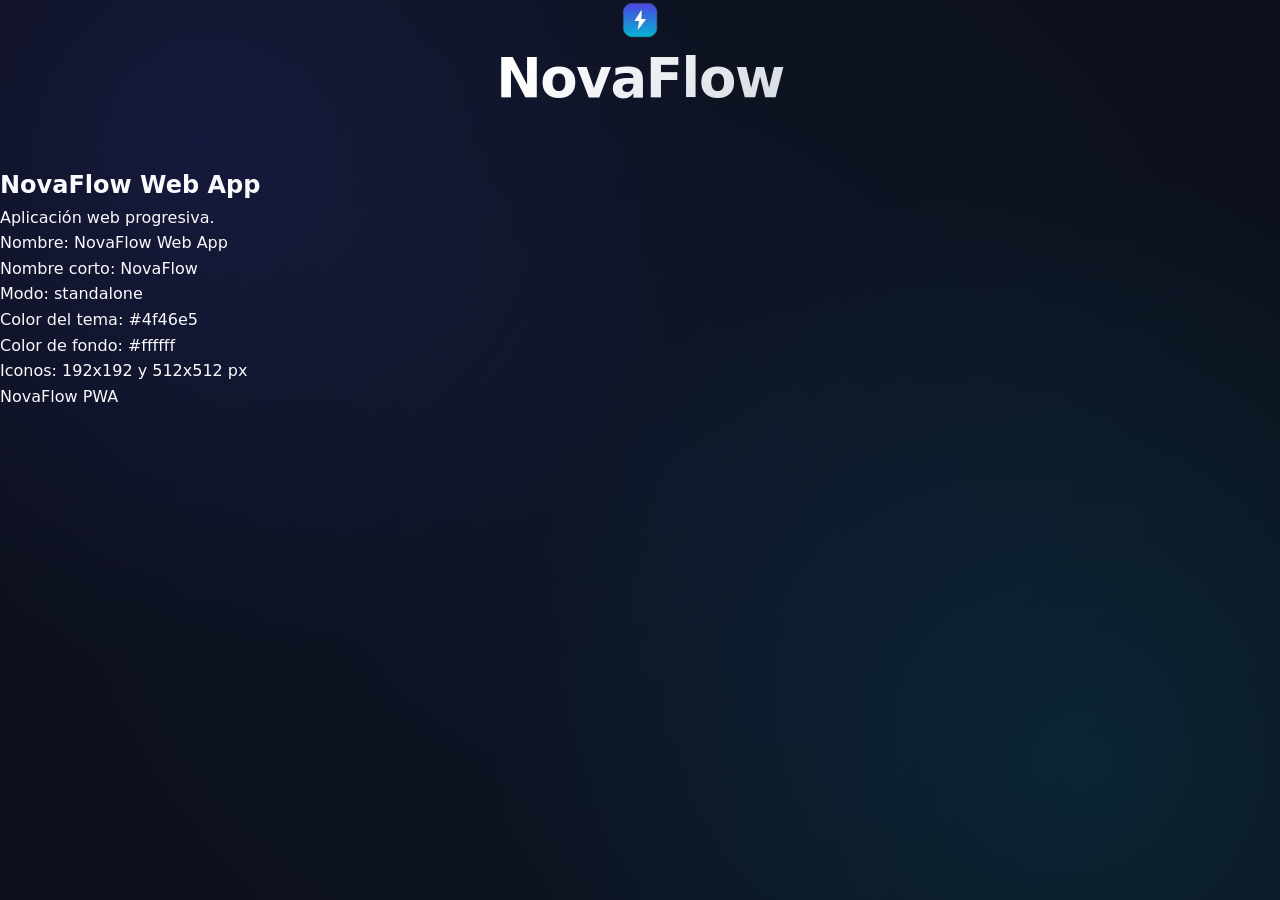
<file: Act.-1/index.html>
<!DOCTYPE html>
<html lang="es">

<head>
  <meta charset="UTF-8">
  <meta name="viewport" content="width=device-width, initial-scale=1.0">
  <title>NovaFlow</title>

  <link rel="manifest" href="manifest.json">
  <link rel="icon" href="icons/icon-192x192.png">
  <link rel="apple-touch-icon" href="icons/icon-192x192.png">

  <meta name="theme-color" content="#4f46e5">
  <meta name="mobile-web-app-capable" content="yes">
  <meta name="apple-mobile-web-app-capable" content="yes">
  <meta name="apple-mobile-web-app-title" content="NovaFlow">

  <link rel="stylesheet" href="styles.css">
</head>

<body>
  <header>
    <img src="icons/icon-192x192.png" alt="Logo" width="40">
    <h1>NovaFlow</h1>
    <button id="btnInstall" hidden>Instalar</button>
  </header>

  <main>
    <h2>NovaFlow Web App</h2>
    <p>Aplicación web progresiva.</p>

    <p>Nombre: NovaFlow Web App</p>
    <p>Nombre corto: NovaFlow</p>
    <p>Modo: standalone</p>
    <p>Color del tema: #4f46e5</p>
    <p>Color de fondo: #ffffff</p>
    <p>Iconos: 192x192 y 512x512 px</p>
  </main>

  <footer>
    <p>NovaFlow PWA</p>
  </footer>

  <script>
    let deferredPrompt;
    const btnInstall = document.getElementById('btnInstall');

    window.addEventListener('beforeinstallprompt', (event) => {
      event.preventDefault();
      deferredPrompt = event;
      btnInstall.hidden = false;
    });

    btnInstall.addEventListener('click', async () => {
      if (!deferredPrompt) return;

      deferredPrompt.prompt();
      await deferredPrompt.userChoice;
      deferredPrompt = null;
      btnInstall.hidden = true;
    });

    if ('serviceWorker' in navigator) {
      window.addEventListener('load', () => {
        navigator.serviceWorker.register('./sw.js');
      });
    }
  </script>
</body>

</html>
</file>
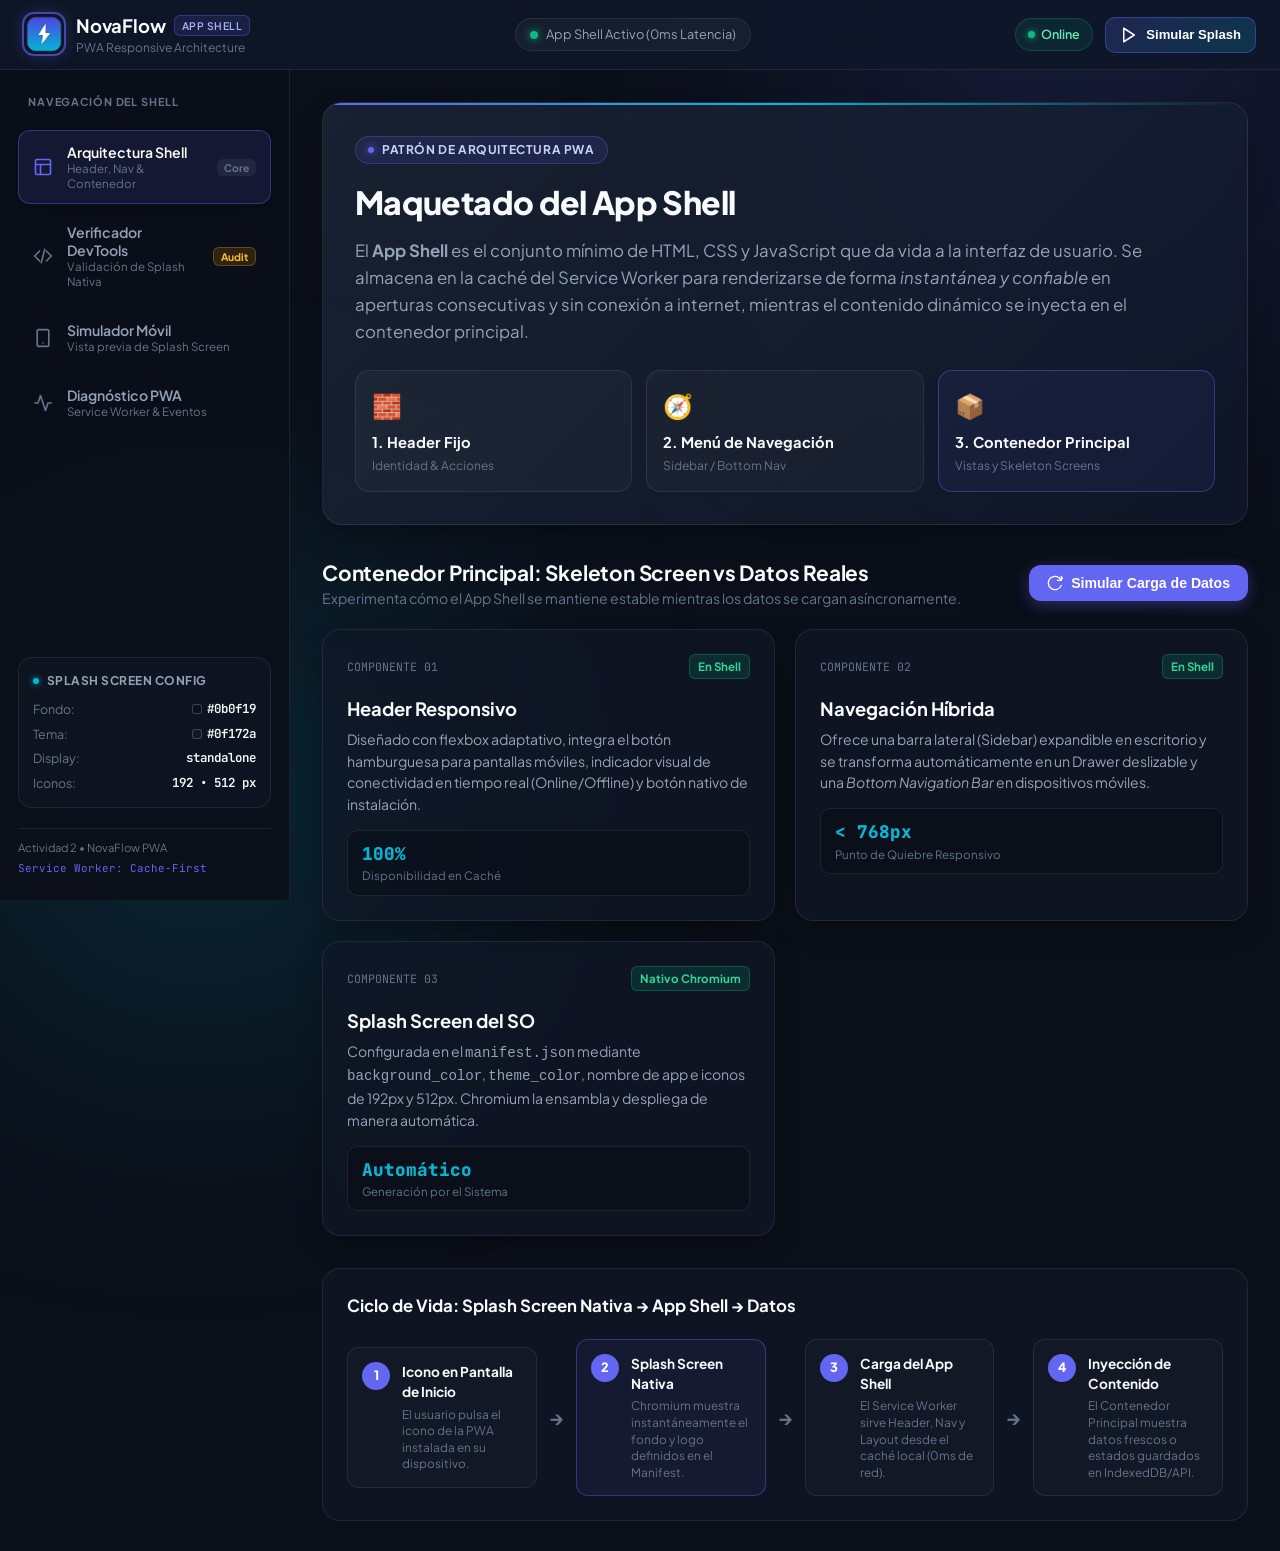
<file: Act.-2/index.html>
<!DOCTYPE html>
<html lang="es">
<head>
  <meta charset="UTF-8">
  <meta name="viewport" content="width=device-width, initial-scale=1.0, viewport-fit=cover">
  
  <!-- ======================================================================
       METADATOS DE INSTALACIÓN PWA & SPLASH SCREEN NATIVA
       ====================================================================== -->
  <title>NovaFlow — App Shell & Splash Screen Nativa</title>
  <meta name="description" content="Maquetado del App Shell responsivo con Header, Navegación y Contenedor Principal. Verificación de Splash Screen nativa en Chrome DevTools.">

  <!-- Enlace obligatorio al Web App Manifest para Splash Screen Nativa -->
  <link rel="manifest" href="manifest.json">

  <!-- Colores del sistema para barra de estado del SO y Splash Screen -->
  <meta name="theme-color" content="#0f172a">
  <meta name="background-color" content="#0b0f19">

  <!-- Metadatos de compatibilidad para iOS (Safari Mobile) -->
  <meta name="apple-mobile-web-app-capable" content="yes">
  <meta name="apple-mobile-web-app-status-bar-style" content="black-translucent">
  <meta name="apple-mobile-web-app-title" content="NovaFlow">
  <link rel="apple-touch-icon" href="icons/icon-192x192.png">

  <!-- Metadatos de compatibilidad para Android y Windows -->
  <meta name="mobile-web-app-capable" content="yes">
  <meta name="application-name" content="NovaFlow">
  <meta name="msapplication-TileColor" content="#0f172a">

  <!-- Iconos del sistema -->
  <link rel="icon" type="image/png" sizes="192x192" href="icons/icon-192x192.png">
  <link rel="icon" type="image/png" sizes="512x512" href="icons/icon-512x512.png">

  <!-- Fuentes modernas -->
  <link rel="preconnect" href="https://fonts.googleapis.com">
  <link rel="preconnect" href="https://fonts.gstatic.com" crossorigin>
  <link href="https://fonts.googleapis.com/css2?family=Plus+Jakarta+Sans:wght@400;500;600;700;800&family=JetBrains+Mono:wght@400;500;700&display=swap" rel="stylesheet">

  <link rel="stylesheet" href="styles.css">
</head>
<body>

  <!-- ======================================================================
       SIMULADOR DE SPLASH SCREEN NATIVA (OVERLAY INTERACTIVO)
       Demuestra visualmente el comportamiento de Android/Chrome al abrir la PWA
       ====================================================================== -->
  <div id="nativeSplashOverlay" class="native-splash-overlay" aria-hidden="true">
    <div class="splash-system-statusbar">
      <span class="status-time" id="splashClock">12:45</span>
      <div class="status-icons">
        <svg width="14" height="14" viewBox="0 0 24 24" fill="currentColor"><path d="M12 3c-4.97 0-9 4.03-9 9 0 2.12.74 4.07 1.97 5.61L12 22l7.03-4.39C20.26 16.07 21 14.12 21 12c0-4.97-4.03-9-9-9z"/></svg>
        <svg width="14" height="14" viewBox="0 0 24 24" fill="currentColor"><path d="M2 22h20L12 2z"/></svg>
        <svg width="14" height="14" viewBox="0 0 24 24" fill="currentColor"><rect x="2" y="7" width="18" height="10" rx="2" ry="2"/><line x1="22" y1="11" x2="22" y2="13"/></svg>
      </div>
    </div>
    
    <div class="splash-content">
      <div class="splash-icon-wrapper">
        <img src="icons/icon-512x512.png" alt="Icono Splash Screen" class="splash-logo">
      </div>
      <h1 class="splash-title">NovaFlow</h1>
      <p class="splash-subtitle">Splash Screen Nativa Generada por Chromium</p>
      
      <div class="splash-loader">
        <div class="splash-spinner"></div>
        <span class="splash-loading-text">Iniciando App Shell desde caché...</span>
      </div>
    </div>
    
    <div class="splash-footer-badge">
      <span>background_color: #0b0f19</span> &bull; <span>theme_color: #0f172a</span>
    </div>
  </div>

  <!-- Luces ambientales de fondo -->
  <div class="ambient-glow ambient-top"></div>
  <div class="ambient-glow ambient-bottom"></div>

  <!-- ======================================================================
       ESTRUCTURA DEL APP SHELL (SHELL BASE PERSISTENTE)
       Header + Menú de Navegación + Contenedor Principal
       ====================================================================== -->
  <div class="app-shell-root">

    <!-- 1. HEADER DEL APP SHELL -->
    <header class="app-header" id="appHeader">
      <div class="header-left">
        <!-- Botón Hamburguesa Móvil -->
        <button id="menuToggleBtn" class="icon-btn menu-toggle-btn" aria-label="Abrir Menú de Navegación" title="Menú">
          <svg class="icon-menu" width="22" height="22" viewBox="0 0 24 24" fill="none" stroke="currentColor" stroke-width="2" stroke-linecap="round" stroke-linejoin="round">
            <line x1="3" y1="12" x2="21" y2="12"></line>
            <line x1="3" y1="6" x2="21" y2="6"></line>
            <line x1="3" y1="18" x2="21" y2="18"></line>
          </svg>
        </button>

        <!-- Brand / Logotipo del Shell -->
        <div class="brand-container">
          <div class="brand-avatar">
            <img src="icons/icon-192x192.png" alt="Logo NovaFlow" class="brand-icon">
            <span class="brand-pulse"></span>
          </div>
          <div class="brand-text">
            <div class="brand-name">NovaFlow <span class="badge-shell">App Shell</span></div>
            <div class="brand-sub">PWA Responsive Architecture</div>
          </div>
        </div>
      </div>

      <!-- Centro: Buscador / Estado rápido (Desktop) -->
      <div class="header-center">
        <div class="shell-mode-pill">
          <span class="pulse-indicator"></span>
          <span id="shellStateText">App Shell Activo (0ms Latencia)</span>
        </div>
      </div>

      <!-- Derecha: Acciones Rápidas del Shell -->
      <div class="header-right">
        <!-- Badge de Conexión de Red -->
        <div class="status-chip" id="networkChip" title="Estado de la conexión">
          <span class="dot dot-online"></span>
          <span class="chip-text" id="networkText">Online</span>
        </div>

        <!-- Botón de Simulación de Splash Nativa -->
        <button id="triggerSplashBtn" class="btn-splash-trigger" title="Simular arranque con Splash Screen Nativa">
          <svg width="18" height="18" viewBox="0 0 24 24" fill="none" stroke="currentColor" stroke-width="2" stroke-linecap="round" stroke-linejoin="round">
            <polygon points="5 3 19 12 5 21 5 3"></polygon>
          </svg>
          <span class="btn-text-desktop">Simular Splash</span>
        </button>

        <!-- Botón Instalar PWA -->
        <button id="installAppBtn" class="btn-install" style="display: none;" title="Instalar Aplicación Nativa">
          <svg width="18" height="18" viewBox="0 0 24 24" fill="none" stroke="currentColor" stroke-width="2" stroke-linecap="round" stroke-linejoin="round">
            <path d="M21 15v4a2 2 0 0 1-2 2H5a2 2 0 0 1-2-2v-4"></path>
            <polyline points="7 10 12 15 17 10"></polyline>
            <line x1="12" y1="15" x2="12" y2="3"></line>
          </svg>
          <span class="btn-text-desktop">Instalar App</span>
        </button>
      </div>
    </header>

    <!-- Overlay de Fondo para Menú Móvil -->
    <div id="sidebarBackdrop" class="sidebar-backdrop"></div>

    <!-- CUERPO PRINCIPAL (Sidebar + Contenedor de Vistas) -->
    <div class="app-layout-body">
      
      <!-- 2. MENÚ DE NAVEGACIÓN (SIDEBAR DESKTOP / DRAWER RESPONSIVE) -->
      <aside class="app-sidebar" id="appSidebar" aria-label="Navegación Principal">
        <div class="sidebar-inner">
          
          <div class="nav-section-title">NAVEGACIÓN DEL SHELL</div>
          
          <nav class="nav-list">
            <!-- Pestaña 1: App Shell Architecture -->
            <button class="nav-item active" data-view="view-shell" id="navShell">
              <div class="nav-icon">
                <svg width="20" height="20" viewBox="0 0 24 24" fill="none" stroke="currentColor" stroke-width="2" stroke-linecap="round" stroke-linejoin="round">
                  <rect x="3" y="3" width="18" height="18" rx="2" ry="2"></rect>
                  <line x1="3" y1="9" x2="21" y2="9"></line>
                  <line x1="9" y1="21" x2="9" y2="9"></line>
                </svg>
              </div>
              <div class="nav-content">
                <span class="nav-label">Arquitectura Shell</span>
                <span class="nav-desc">Header, Nav & Contenedor</span>
              </div>
              <span class="nav-badge">Core</span>
            </button>

            <!-- Pestaña 2: Verificador Chrome DevTools -->
            <button class="nav-item" data-view="view-devtools" id="navDevtools">
              <div class="nav-icon">
                <svg width="20" height="20" viewBox="0 0 24 24" fill="none" stroke="currentColor" stroke-width="2" stroke-linecap="round" stroke-linejoin="round">
                  <polyline points="16 18 22 12 16 6"></polyline>
                  <polyline points="8 6 2 12 8 18"></polyline>
                  <line x1="14" y1="4" x2="10" y2="20"></line>
                </svg>
              </div>
              <div class="nav-content">
                <span class="nav-label">Verificador DevTools</span>
                <span class="nav-desc">Validación de Splash Nativa</span>
              </div>
              <span class="nav-badge badge-warning" id="devtoolsBadge">Audit</span>
            </button>

            <!-- Pestaña 3: Simulador Splash Nativa Móvil -->
            <button class="nav-item" data-view="view-simulator" id="navSimulator">
              <div class="nav-icon">
                <svg width="20" height="20" viewBox="0 0 24 24" fill="none" stroke="currentColor" stroke-width="2" stroke-linecap="round" stroke-linejoin="round">
                  <rect x="5" y="2" width="14" height="20" rx="2" ry="2"></rect>
                  <line x1="12" y1="18" x2="12.01" y2="18"></line>
                </svg>
              </div>
              <div class="nav-content">
                <span class="nav-label">Simulador Móvil</span>
                <span class="nav-desc">Vista previa de Splash Screen</span>
              </div>
            </button>

            <!-- Pestaña 4: Diagnóstico & Caché -->
            <button class="nav-item" data-view="view-diagnostics" id="navDiagnostics">
              <div class="nav-icon">
                <svg width="20" height="20" viewBox="0 0 24 24" fill="none" stroke="currentColor" stroke-width="2" stroke-linecap="round" stroke-linejoin="round">
                  <path d="M22 12h-4l-3 9L9 3l-3 9H2"></path>
                </svg>
              </div>
              <div class="nav-content">
                <span class="nav-label">Diagnóstico PWA</span>
                <span class="nav-desc">Service Worker & Eventos</span>
              </div>
            </button>
          </nav>

          <!-- Tarjeta de Estado del Manifiesto en Sidebar -->
          <div class="sidebar-card">
            <div class="sidebar-card-header">
              <div class="sidebar-card-title">
                <span class="status-circle"></span>
                <span>Splash Screen Config</span>
              </div>
            </div>
            <div class="sidebar-specs">
              <div class="spec-row">
                <span class="spec-k">Fondo:</span>
                <span class="spec-v"><span class="color-dot" style="background:#0b0f19;"></span> #0b0f19</span>
              </div>
              <div class="spec-row">
                <span class="spec-k">Tema:</span>
                <span class="spec-v"><span class="color-dot" style="background:#0f172a;"></span> #0f172a</span>
              </div>
              <div class="spec-row">
                <span class="spec-k">Display:</span>
                <span class="spec-v">standalone</span>
              </div>
              <div class="spec-row">
                <span class="spec-k">Iconos:</span>
                <span class="spec-v">192 &bull; 512 px</span>
              </div>
            </div>
          </div>

          <div class="sidebar-footer">
            <p>Actividad 2 &bull; NovaFlow PWA</p>
            <span class="version-tag">Service Worker: Cache-First</span>
          </div>

        </div>
      </aside>

      <!-- 3. CONTENEDOR PRINCIPAL DINÁMICO (MAIN CONTENT CONTAINER) -->
      <main class="app-main" id="appMain" role="main">

        <!-- ==============================================================
             VISTA 1: ARQUITECTURA DEL APP SHELL & CARGA DINÁMICA
             ============================================================== -->
        <section id="view-shell" class="view-panel active">
          
          <!-- Banner Hero de Arquitectura -->
          <div class="shell-hero-card">
            <div class="hero-tag">
              <span class="tag-glow"></span>
              <span>Patrón de Arquitectura PWA</span>
            </div>
            <h2>Maquetado del App Shell</h2>
            <p class="hero-description">
              El <strong>App Shell</strong> es el conjunto mínimo de HTML, CSS y JavaScript que da vida a la interfaz de usuario. Se almacena en la caché del Service Worker para renderizarse de forma <em>instantánea y confiable</em> en aperturas consecutivas y sin conexión a internet, mientras el contenido dinámico se inyecta en el contenedor principal.
            </p>

            <div class="shell-layers-row">
              <div class="layer-pill">
                <span class="layer-icon">🧱</span>
                <span class="layer-name">1. Header Fijo</span>
                <span class="layer-desc">Identidad & Acciones</span>
              </div>
              <div class="layer-pill">
                <span class="layer-icon">🧭</span>
                <span class="layer-name">2. Menú de Navegación</span>
                <span class="layer-desc">Sidebar / Bottom Nav</span>
              </div>
              <div class="layer-pill highlight">
                <span class="layer-icon">📦</span>
                <span class="layer-name">3. Contenedor Principal</span>
                <span class="layer-desc">Vistas y Skeleton Screens</span>
              </div>
            </div>
          </div>

          <!-- Controles de Simulación de Carga en el Contenedor -->
          <div class="section-header-row">
            <div>
              <h3 class="section-title">Contenedor Principal: Skeleton Screen vs Datos Reales</h3>
              <p class="section-subtitle">Experimenta cómo el App Shell se mantiene estable mientras los datos se cargan asíncronamente.</p>
            </div>
            <div class="action-buttons-group">
              <button id="simulateFetchBtn" class="btn-primary">
                <svg width="16" height="16" viewBox="0 0 24 24" fill="none" stroke="currentColor" stroke-width="2" stroke-linecap="round" stroke-linejoin="round">
                  <path d="M21.5 2v6h-6M21.34 15.57a10 10 0 1 1-.57-8.38l5.67-5.67"></path>
                </svg>
                <span>Simular Carga de Datos</span>
              </button>
            </div>
          </div>

          <!-- Tarjetas del Contenedor Principal (Skeletons / Contenido Dinámico) -->
          <div class="dynamic-content-grid" id="contentGrid">
            
            <!-- Tarjeta 1: Componente Header -->
            <article class="content-card">
              <div class="card-badge-row">
                <span class="component-tag">Componente 01</span>
                <span class="status-badge-ok">En Shell</span>
              </div>
              <div class="card-body-content">
                <h4 class="card-title">Header Responsivo</h4>
                <p class="card-text">
                  Diseñado con flexbox adaptativo, integra el botón hamburguesa para pantallas móviles, indicador visual de conectividad en tiempo real (Online/Offline) y botón nativo de instalación.
                </p>
                <div class="metric-box">
                  <span class="metric-val">100%</span>
                  <span class="metric-lbl">Disponibilidad en Caché</span>
                </div>
              </div>
            </article>

            <!-- Tarjeta 2: Menú de Navegación -->
            <article class="content-card">
              <div class="card-badge-row">
                <span class="component-tag">Componente 02</span>
                <span class="status-badge-ok">En Shell</span>
              </div>
              <div class="card-body-content">
                <h4 class="card-title">Navegación Híbrida</h4>
                <p class="card-text">
                  Ofrece una barra lateral (Sidebar) expandible en escritorio y se transforma automáticamente en un Drawer deslizable y una <em>Bottom Navigation Bar</em> en dispositivos móviles.
                </p>
                <div class="metric-box">
                  <span class="metric-val">&lt; 768px</span>
                  <span class="metric-lbl">Punto de Quiebre Responsivo</span>
                </div>
              </div>
            </article>

            <!-- Tarjeta 3: Splash Screen Nativa -->
            <article class="content-card">
              <div class="card-badge-row">
                <span class="component-tag">Componente 03</span>
                <span class="status-badge-ok">Nativo Chromium</span>
              </div>
              <div class="card-body-content">
                <h4 class="card-title">Splash Screen del SO</h4>
                <p class="card-text">
                  Configurada en el <code>manifest.json</code> mediante <code>background_color</code>, <code>theme_color</code>, nombre de app e iconos de 192px y 512px. Chromium la ensambla y despliega de manera automática.
                </p>
                <div class="metric-box">
                  <span class="metric-val">Automático</span>
                  <span class="metric-lbl">Generación por el Sistema</span>
                </div>
              </div>
            </article>

          </div>

          <!-- Diagrama de Flujo del App Shell -->
          <div class="flow-card">
            <h4 class="flow-title">Ciclo de Vida: Splash Screen Nativa &rarr; App Shell &rarr; Datos</h4>
            <div class="flow-steps">
              <div class="step-item">
                <div class="step-num">1</div>
                <div class="step-info">
                  <strong>Icono en Pantalla de Inicio</strong>
                  <p>El usuario pulsa el icono de la PWA instalada en su dispositivo.</p>
                </div>
              </div>
              <div class="step-arrow">&rarr;</div>
              <div class="step-item highlight-step">
                <div class="step-num">2</div>
                <div class="step-info">
                  <strong>Splash Screen Nativa</strong>
                  <p>Chromium muestra instantáneamente el fondo y logo definidos en el Manifest.</p>
                </div>
              </div>
              <div class="step-arrow">&rarr;</div>
              <div class="step-item">
                <div class="step-num">3</div>
                <div class="step-info">
                  <strong>Carga del App Shell</strong>
                  <p>El Service Worker sirve Header, Nav y Layout desde el caché local (0ms de red).</p>
                </div>
              </div>
              <div class="step-arrow">&rarr;</div>
              <div class="step-item">
                <div class="step-num">4</div>
                <div class="step-info">
                  <strong>Inyección de Contenido</strong>
                  <p>El Contenedor Principal muestra datos frescos o estados guardados en IndexedDB/API.</p>
                </div>
              </div>
            </div>
          </div>

        </section>

        <!-- ==============================================================
             VISTA 2: VERIFICADOR MEDIANTE CHROME DEVTOOLS
             ============================================================== -->
        <section id="view-devtools" class="view-panel">
          
          <div class="devtools-header">
            <div class="devtools-badge">
              <span class="pulse-dot"></span>
              <span>Auditoría de Instalabilidad & Splash Nativa</span>
            </div>
            <h2>Verificador Chrome DevTools de la Splash Screen</h2>
            <p class="devtools-lead">
              Comprueba el cumplimiento de todos los requisitos exigidos por Google Chrome para compilar y activar la <strong>Splash Screen Nativa</strong> al simular la instalación de la PWA.
            </p>
          </div>

          <!-- Matriz de Verificación de Requisitos -->
          <div class="checklist-grid">
            
            <div class="checklist-card" id="checkManifest">
              <div class="check-icon ok">
                <svg width="20" height="20" viewBox="0 0 24 24" fill="none" stroke="currentColor" stroke-width="2.5"><polyline points="20 6 9 17 4 12"></polyline></svg>
              </div>
              <div class="check-details">
                <div class="check-title">Web App Manifest Vinculado</div>
                <div class="check-code"><code>&lt;link rel="manifest" href="manifest.json"&gt;</code></div>
                <p class="check-desc">El navegador localiza el archivo descriptivo con MIME type <code>application/manifest+json</code>.</p>
              </div>
              <span class="badge-status-pass">Válido</span>
            </div>

            <div class="checklist-card" id="checkName">
              <div class="check-icon ok">
                <svg width="20" height="20" viewBox="0 0 24 24" fill="none" stroke="currentColor" stroke-width="2.5"><polyline points="20 6 9 17 4 12"></polyline></svg>
              </div>
              <div class="check-details">
                <div class="check-title">Nombre de la Aplicación (name / short_name)</div>
                <div class="check-code"><code>"name": "NovaFlow App Shell & Splash"</code></div>
                <p class="check-desc">Se renderiza debajo del icono centrado en la Splash Screen nativa.</p>
              </div>
              <span class="badge-status-pass">Válido</span>
            </div>

            <div class="checklist-card" id="checkBgColor">
              <div class="check-icon ok">
                <svg width="20" height="20" viewBox="0 0 24 24" fill="none" stroke="currentColor" stroke-width="2.5"><polyline points="20 6 9 17 4 12"></polyline></svg>
              </div>
              <div class="check-details">
                <div class="check-title">Color de Fondo (background_color)</div>
                <div class="check-code"><code>"background_color": "#0b0f19"</code></div>
                <p class="check-desc">Colorea el canvas completo de la ventana del sistema durante la Splash Screen.</p>
              </div>
              <span class="badge-status-pass">#0b0f19</span>
            </div>

            <div class="checklist-card" id="checkThemeColor">
              <div class="check-icon ok">
                <svg width="20" height="20" viewBox="0 0 24 24" fill="none" stroke="currentColor" stroke-width="2.5"><polyline points="20 6 9 17 4 12"></polyline></svg>
              </div>
              <div class="check-details">
                <div class="check-title">Color de Tema (theme_color)</div>
                <div class="check-code"><code>"theme_color": "#0f172a"</code></div>
                <p class="check-desc">Tiñe la barra de estado superior de Android (Status Bar) para una transición integrada.</p>
              </div>
              <span class="badge-status-pass">#0f172a</span>
            </div>

            <div class="checklist-card" id="checkIcons">
              <div class="check-icon ok">
                <svg width="20" height="20" viewBox="0 0 24 24" fill="none" stroke="currentColor" stroke-width="2.5"><polyline points="20 6 9 17 4 12"></polyline></svg>
              </div>
              <div class="check-details">
                <div class="check-title">Paquete de Iconos (192px y 512px)</div>
                <div class="check-code"><code>icon-192x192.png &bull; icon-512x512.png</code></div>
                <p class="check-desc">Chrome escala y centra automáticamente el icono de 512px con purpose maskable/any.</p>
              </div>
              <span class="badge-status-pass">512x512 PNG</span>
            </div>

            <div class="checklist-card" id="checkDisplay">
              <div class="check-icon ok">
                <svg width="20" height="20" viewBox="0 0 24 24" fill="none" stroke="currentColor" stroke-width="2.5"><polyline points="20 6 9 17 4 12"></polyline></svg>
              </div>
              <div class="check-details">
                <div class="check-title">Modo de Visualización (display)</div>
                <div class="check-code"><code>"display": "standalone"</code></div>
                <p class="check-desc">Obligatorio para suprimir la barra del navegador y activar la ventana nativa.</p>
              </div>
              <span class="badge-status-pass">standalone</span>
            </div>

            <div class="checklist-card" id="checkSw">
              <div class="check-icon ok" id="swCheckIcon">
                <svg width="20" height="20" viewBox="0 0 24 24" fill="none" stroke="currentColor" stroke-width="2.5"><polyline points="20 6 9 17 4 12"></polyline></svg>
              </div>
              <div class="check-details">
                <div class="check-title">Service Worker Registrado y Activo</div>
                <div class="check-code" id="swStateCode"><code>navigator.serviceWorker.register('./sw.js')</code></div>
                <p class="check-desc">Habilita el cumplimiento de instalabilidad y sirve el App Shell offline.</p>
              </div>
              <span class="badge-status-pass" id="swBadgeState">Activo</span>
            </div>

          </div>

          <!-- Guía Práctica de Verificación en Chrome DevTools -->
          <div class="devtools-instructions-card">
            <div class="instructions-header">
              <div class="inst-icon">
                <svg width="24" height="24" viewBox="0 0 24 24" fill="none" stroke="currentColor" stroke-width="2"><path d="M12 20h9"></path><path d="M16.5 3.5a2.121 2.121 0 0 1 3 3L7 19l-4 1 1-4L16.5 3.5z"></path></svg>
              </div>
              <div>
                <h3 class="instructions-title">Guía de Comprobación en Chrome DevTools al Simular la Instalación</h3>
                <p class="instructions-sub">Sigue estos pasos dentro de Google Chrome para certificar la Splash Screen:</p>
              </div>
            </div>

            <div class="steps-timeline">
              
              <div class="timeline-step">
                <div class="timeline-marker">1</div>
                <div class="timeline-content">
                  <h4>Abrir Chrome DevTools</h4>
                  <p>Presiona <kbd>F12</kbd> o <kbd>Ctrl + Shift + I</kbd> (en Mac: <kbd>Cmd + Option + I</kbd>).</p>
                </div>
              </div>

              <div class="timeline-step">
                <div class="timeline-marker">2</div>
                <div class="timeline-content">
                  <h4>Acceder al Panel "Application"</h4>
                  <p>En la barra superior de DevTools, selecciona la pestaña <strong>Application</strong> (o Aplicación). Si no es visible, haz clic en el selector <code>&gt;&gt;</code>.</p>
                </div>
              </div>

              <div class="timeline-step">
                <div class="timeline-marker">3</div>
                <div class="timeline-content">
                  <h4>Inspeccionar la Sección "Manifest"</h4>
                  <p>En el árbol de la izquierda, haz clic en <strong>Manifest</strong>. Verifica que Chrome muestre:</p>
                  <ul class="devtools-checklist-bullets">
                    <li><strong>Identity:</strong> Name ("NovaFlow App Shell & Splash") y Short Name ("NovaFlow").</li>
                    <li><strong>Presentation:</strong> Display ("standalone"), Orientation ("portrait-primary").</li>
                    <li><strong>Colors:</strong> Theme color (#0f172a) y Background color (#0b0f19).</li>
                    <li><strong>Icons:</strong> Vista previa de los iconos de 192x192 y 512x512 con sus máscaras.</li>
                  </ul>
                </div>
              </div>

              <div class="timeline-step">
                <div class="timeline-marker">4</div>
                <div class="timeline-content">
                  <h4>Simular la Instalación mediante DevTools</h4>
                  <p>En la parte superior del panel <em>Manifest</em> de DevTools, localiza el enlace o botón <strong>Install</strong> (o "Simulate install").</p>
                  <div class="tip-box">
                    <strong>Tip de Verificación:</strong> Al hacer clic en <em>Install</em>, Chrome genera el banner nativo de instalación. Tras aceptar, la aplicación se abrirá en su ventana independiente standalone.
                  </div>
                </div>
              </div>

              <div class="timeline-step">
                <div class="timeline-marker">5</div>
                <div class="timeline-content">
                  <h4>Emular Dispositivo Móvil para Visualizar la Splash Screen</h4>
                  <p>Presiona <kbd>Ctrl + Shift + M</kbd> para activar la barra de emulación de dispositivos (ej. Pixel 7 / Samsung Galaxy). En DevTools, Chrome genera automáticamente la maqueta de la Splash Screen a partir del <code>manifest.json</code>.</p>
                </div>
              </div>

            </div>

            <!-- Botones de Acción de Prueba -->
            <div class="instructions-actions">
              <button id="triggerInstallPrompt" class="btn-devtools-action">
                <svg width="18" height="18" viewBox="0 0 24 24" fill="none" stroke="currentColor" stroke-width="2"><path d="M21 15v4a2 2 0 0 1-2 2H5a2 2 0 0 1-2-2v-4"></path><polyline points="7 10 12 15 17 10"></polyline><line x1="12" y1="15" x2="12" y2="3"></line></svg>
                Disparar Prompt de Instalación
              </button>
              <button id="goToSimulatorBtn" class="btn-devtools-action secondary">
                <svg width="18" height="18" viewBox="0 0 24 24" fill="none" stroke="currentColor" stroke-width="2"><rect x="5" y="2" width="14" height="20" rx="2" ry="2"></rect><line x1="12" y1="18" x2="12.01" y2="18"></line></svg>
                Abrir Simulador Interactivo
              </button>
            </div>

          </div>

        </section>

        <!-- ==============================================================
             VISTA 3: SIMULADOR MÓVIL INTERACTIVO DE SPLASH SCREEN
             ============================================================== -->
        <section id="view-simulator" class="view-panel">
          
          <div class="simulator-layout">
            
            <!-- Columna Izquierda: Información y controles del simulador -->
            <div class="simulator-controls-panel">
              <span class="badge-simulator">Emulador Nativo</span>
              <h2>Simulación de Arranque Móvil</h2>
              <p class="sim-desc">
                Observa cómo el sistema operativo Android y el motor Chromium interpretan las claves del <code>manifest.json</code> para generar la Splash Screen antes de desplegar el App Shell.
              </p>

              <div class="sim-config-box">
                <h4>Propiedades en Acción:</h4>
                <div class="sim-prop">
                  <span class="sim-prop-name">Barra de Estado:</span>
                  <span class="sim-prop-val"><code>theme_color: #0f172a</code></span>
                </div>
                <div class="sim-prop">
                  <span class="sim-prop-name">Lienzo de Splash:</span>
                  <span class="sim-prop-val"><code>background_color: #0b0f19</code></span>
                </div>
                <div class="sim-prop">
                  <span class="sim-prop-name">Icono Central:</span>
                  <span class="sim-prop-val"><code>512x512.png (Centrado)</code></span>
                </div>
                <div class="sim-prop">
                  <span class="sim-prop-name">Etiqueta Inferior:</span>
                  <span class="sim-prop-val"><code>NovaFlow (short_name)</code></span>
                </div>
              </div>

              <div class="sim-actions-area">
                <button id="runPhoneSimBtn" class="btn-launch-sim">
                  <svg width="20" height="20" viewBox="0 0 24 24" fill="currentColor"><polygon points="5 3 19 12 5 21 5 3"></polygon></svg>
                  <span>Lanzar Simulación en el Dispositivo</span>
                </button>
                <button id="toggleSimScreenBtn" class="btn-sim-ghost">
                  Pausar en Splash Screen
                </button>
              </div>

              <div class="sim-footnote">
                <svg width="16" height="16" viewBox="0 0 24 24" fill="none" stroke="currentColor" stroke-width="2"><circle cx="12" cy="12" r="10"></circle><line x1="12" y1="16" x2="12" y2="12"></line><line x1="12" y1="8" x2="12.01" y2="8"></line></svg>
                <span>Duración típica de la Splash Screen: ~800ms - 1500ms (tiempo que tarda el navegador en compilar el primer fotograma del App Shell desde el caché).</span>
              </div>
            </div>

            <!-- Columna Derecha: Mockup de Teléfono Celular Realista -->
            <div class="simulator-device-wrapper">
              <div class="phone-mockup">
                
                <!-- Notch / Isla dinámica -->
                <div class="phone-speaker"></div>
                <div class="phone-camera"></div>

                <!-- Pantalla del Celular -->
                <div class="phone-screen" id="phoneScreen">
                  
                  <!-- Barra de estado del sistema operativo (Theme Color) -->
                  <div class="phone-statusbar">
                    <span class="phone-time" id="phoneClock">09:41</span>
                    <div class="phone-indicators">
                      <svg width="12" height="12" viewBox="0 0 24 24" fill="currentColor"><path d="M12 3c-4.97 0-9 4.03-9 9 0 2.12.74 4.07 1.97 5.61L12 22l7.03-4.39C20.26 16.07 21 14.12 21 12c0-4.97-4.03-9-9-9z"/></svg>
                      <svg width="12" height="12" viewBox="0 0 24 24" fill="currentColor"><path d="M2 22h20L12 2z"/></svg>
                      <svg width="12" height="12" viewBox="0 0 24 24" fill="currentColor"><rect x="2" y="7" width="18" height="10" rx="2" ry="2"/></svg>
                    </div>
                  </div>

                  <!-- CAPA 1: SPLASH SCREEN NATIVA DENTRO DEL TELÉFONO -->
                  <div class="phone-splash-layer" id="phoneSplashLayer">
                    <div class="phone-splash-center">
                      <div class="phone-splash-icon">
                        <img src="icons/icon-512x512.png" alt="Icono Splash">
                      </div>
                      <div class="phone-splash-name">NovaFlow</div>
                    </div>
                    <div class="phone-splash-spinner-box">
                      <div class="phone-mini-spinner"></div>
                    </div>
                    <div class="phone-splash-footer">
                      Splash Nativa &bull; Chromium Engine
                    </div>
                  </div>

                  <!-- CAPA 2: APP SHELL MONTADO TRAS DESVANECER LA SPLASH -->
                  <div class="phone-app-layer" id="phoneAppLayer">
                    <div class="phone-app-header">
                      <div class="p-brand">
                        <img src="icons/icon-192x192.png" width="22" height="22" alt="mini logo">
                        <span>NovaFlow Shell</span>
                      </div>
                      <div class="p-status-dot"></div>
                    </div>

                    <div class="phone-app-body">
                      <div class="phone-content-card">
                        <div class="p-pill">Shell Listo (0ms)</div>
                        <h5 class="p-title">Interfaz Base Montada</h5>
                        <p class="p-text">El App Shell cargó instantáneamente desde el caché local.</p>
                      </div>

                      <div class="phone-content-card skeleton">
                        <div class="skel-line w-75"></div>
                        <div class="skel-line w-50"></div>
                        <div class="skel-line w-90"></div>
                      </div>

                      <div class="phone-content-card skeleton">
                        <div class="skel-line w-60"></div>
                        <div class="skel-line w-80"></div>
                      </div>
                    </div>

                    <!-- Mini Bottom Navigation en Teléfono -->
                    <div class="phone-bottom-nav">
                      <div class="p-nav-item active">
                        <svg width="16" height="16" viewBox="0 0 24 24" fill="currentColor"><path d="M10 20v-6h4v6h5v-8h3L12 3 2 12h3v8z"/></svg>
                      </div>
                      <div class="p-nav-item">
                        <svg width="16" height="16" viewBox="0 0 24 24" fill="none" stroke="currentColor" stroke-width="2"><polyline points="16 18 22 12 16 6"></polyline><polyline points="8 6 2 12 8 18"></polyline></svg>
                      </div>
                      <div class="p-nav-item">
                        <svg width="16" height="16" viewBox="0 0 24 24" fill="none" stroke="currentColor" stroke-width="2"><circle cx="12" cy="12" r="3"></circle></svg>
                      </div>
                    </div>

                  </div>

                </div>

                <!-- Botón de Home Inferior del Teléfono -->
                <div class="phone-home-indicator"></div>

              </div>
            </div>

          </div>

        </section>

        <!-- ==============================================================
             VISTA 4: DIAGNÓSTICO PWA, SERVICE WORKER & CONSOLA EN VIVO
             ============================================================== -->
        <section id="view-diagnostics" class="view-panel">
          
          <div class="diagnostics-top">
            <div>
              <h2>Consola de Diagnóstico & Eventos del Shell</h2>
              <p class="diag-sub">Monitorea el ciclo de vida del Service Worker, almacenamiento en caché y eventos de instalación en tiempo real.</p>
            </div>
            <div class="diag-actions">
              <button id="clearCacheBtn" class="btn-diag-danger">
                <svg width="16" height="16" viewBox="0 0 24 24" fill="none" stroke="currentColor" stroke-width="2"><polyline points="3 6 5 6 21 6"></polyline><path d="M19 6v14a2 2 0 0 1-2 2H7a2 2 0 0 1-2-2V6m3 0V4a2 2 0 0 1 2-2h4a2 2 0 0 1 2 2v2"></path></svg>
                Limpiar Caché Shell
              </button>
              <button id="refreshSwBtn" class="btn-primary">
                <svg width="16" height="16" viewBox="0 0 24 24" fill="none" stroke="currentColor" stroke-width="2"><path d="M21.5 2v6h-6M21.34 15.57a10 10 0 1 1-.57-8.38l5.67-5.67"></path></svg>
                Verificar Service Worker
              </button>
            </div>
          </div>

          <!-- Cuadrícula de Métricas de Rendimiento del Shell -->
          <div class="metrics-row">
            <div class="metric-card">
              <span class="m-title">Estrategia de Caché</span>
              <span class="m-number">Cache-First</span>
              <span class="m-footer">Recursos estáticos del App Shell</span>
            </div>
            <div class="metric-card">
              <span class="m-title">Estado de Conexión</span>
              <span class="m-number" id="diagNetworkStatus">Online</span>
              <span class="m-footer">Resistencia offline activada</span>
            </div>
            <div class="metric-card">
              <span class="m-title">Modo Display</span>
              <span class="m-number">Standalone</span>
              <span class="m-footer">Ventana sin barra de navegador</span>
            </div>
            <div class="metric-card">
              <span class="m-title">Instalabilidad PWA</span>
              <span class="m-number highlight" id="diagInstallability">Compatible</span>
              <span class="m-footer">Cumple criterios de Chrome</span>
            </div>
          </div>

          <!-- Consola en Vivo de Registro de Eventos -->
          <div class="terminal-card">
            <div class="terminal-bar">
              <div class="terminal-dots">
                <span class="t-dot red"></span>
                <span class="t-dot yellow"></span>
                <span class="t-dot green"></span>
              </div>
              <div class="terminal-title">PWA Shell & DevTools Event Log</div>
              <button id="clearLogsBtn" class="t-clear-btn">Limpiar Log</button>
            </div>
            <div class="terminal-body" id="eventLogContainer">
              <!-- Mensajes dinámicos generados por JavaScript -->
            </div>
          </div>

        </section>

      </main>
    </div>

    <!-- 4. BOTTOM NAVIGATION BAR PARA MÓVILES (≤ 768px) -->
    <nav class="mobile-bottom-nav" aria-label="Navegación Móvil Rápida">
      <button class="mobile-nav-btn active" data-view="view-shell">
        <svg width="20" height="20" viewBox="0 0 24 24" fill="none" stroke="currentColor" stroke-width="2"><rect x="3" y="3" width="18" height="18" rx="2" ry="2"></rect><line x1="3" y1="9" x2="21" y2="9"></line><line x1="9" y1="21" x2="9" y2="9"></line></svg>
        <span>Shell</span>
      </button>

      <button class="mobile-nav-btn" data-view="view-devtools">
        <svg width="20" height="20" viewBox="0 0 24 24" fill="none" stroke="currentColor" stroke-width="2"><polyline points="16 18 22 12 16 6"></polyline><polyline points="8 6 2 12 8 18"></polyline><line x1="14" y1="4" x2="10" y2="20"></line></svg>
        <span>DevTools</span>
      </button>

      <button class="mobile-nav-btn" data-view="view-simulator">
        <svg width="20" height="20" viewBox="0 0 24 24" fill="none" stroke="currentColor" stroke-width="2"><rect x="5" y="2" width="14" height="20" rx="2" ry="2"></rect><line x1="12" y1="18" x2="12.01" y2="18"></line></svg>
        <span>Simulador</span>
      </button>

      <button class="mobile-nav-btn" data-view="view-diagnostics">
        <svg width="20" height="20" viewBox="0 0 24 24" fill="none" stroke="currentColor" stroke-width="2"><path d="M22 12h-4l-3 9L9 3l-3 9H2"></path></svg>
        <span>Diagnóstico</span>
      </button>
    </nav>

  </div>

  <script src="app.js"></script>
</body>
</html>
</file>
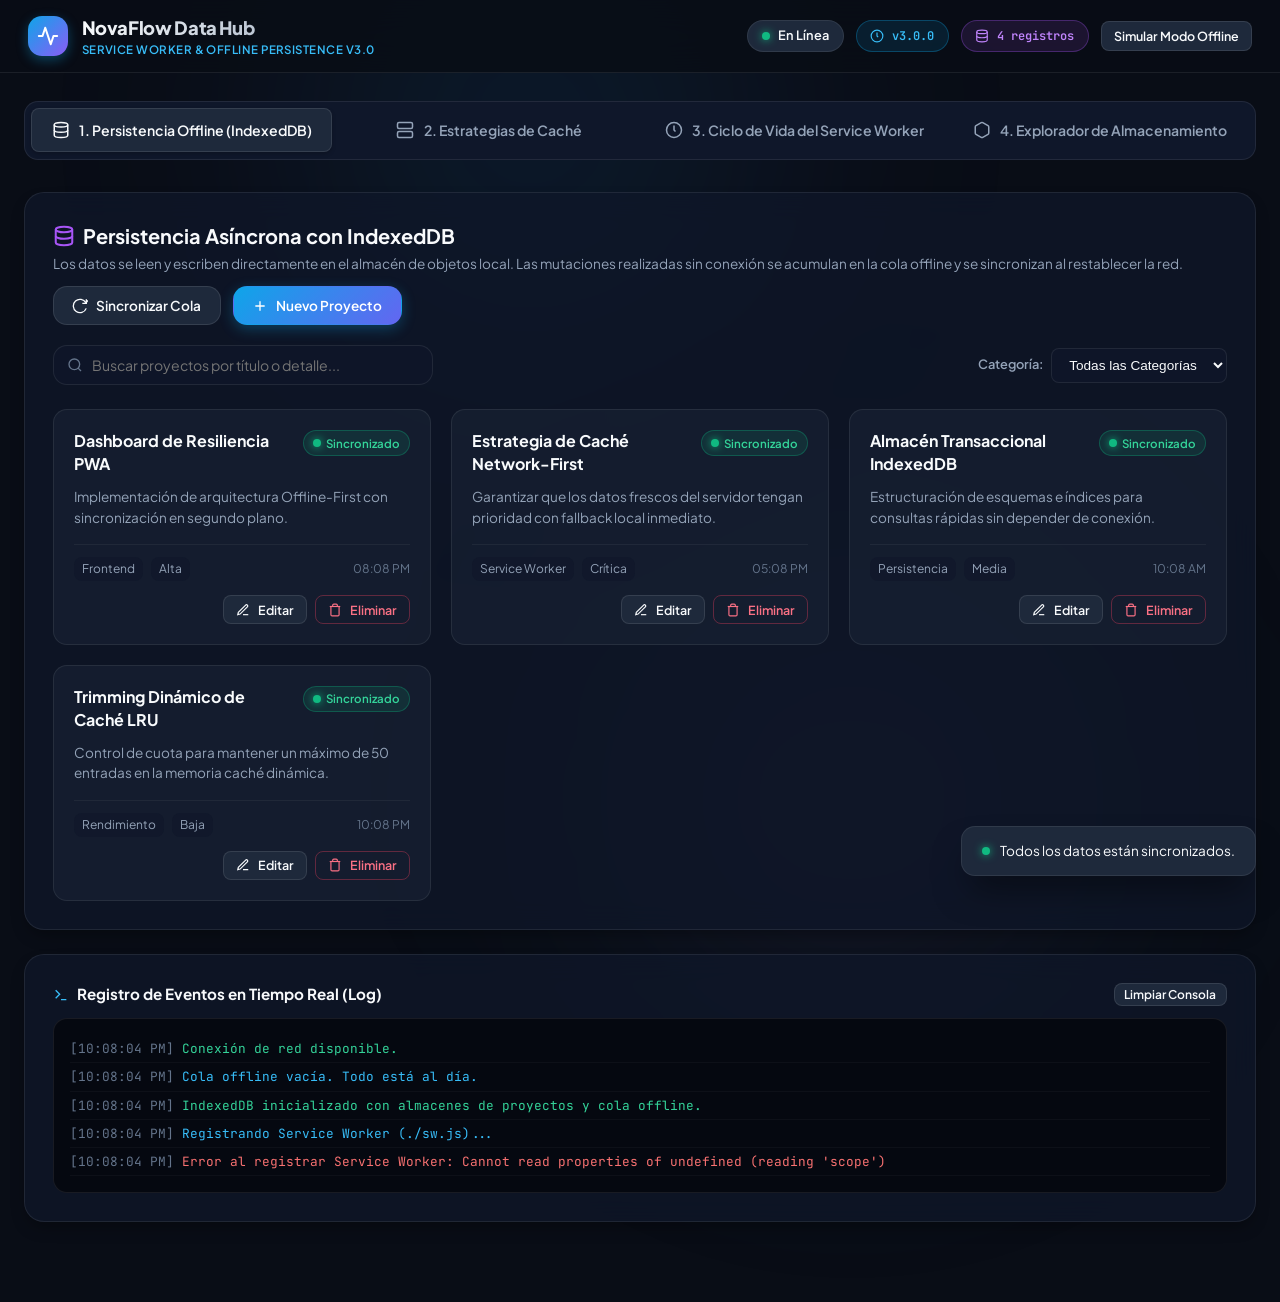
<file: Act.-3/index.html>
<!DOCTYPE html>
<html lang="es">
<head>
  <meta charset="UTF-8">
  <meta name="viewport" content="width=device-width, initial-scale=1.0, viewport-fit=cover">
  
  <title>NovaFlow v3 — Service Worker & Persistencia Offline (IndexedDB + Cache API)</title>
  <meta name="description" content="PWA completa con registro y ciclo de vida de Service Worker, estrategias de caché avanzadas y almacenamiento asíncrono en IndexedDB para modo offline.">

  <!-- Web App Manifest -->
  <link rel="manifest" href="manifest.json">

  <!-- Metadatos de Sistema y Navegación PWA -->
  <meta name="theme-color" content="#0f172a">
  <meta name="background-color" content="#090d16">
  <meta name="apple-mobile-web-app-capable" content="yes">
  <meta name="apple-mobile-web-app-status-bar-style" content="black-translucent">
  <meta name="apple-mobile-web-app-title" content="NovaFlow v3">

  <!-- Iconos -->
  <link rel="icon" type="image/png" sizes="192x192" href="icons/icon-192x192.png">
  <link rel="icon" type="image/png" sizes="512x512" href="icons/icon-512x512.png">
  <link rel="apple-touch-icon" href="icons/icon-192x192.png">

  <!-- Tipografía Google Fonts -->
  <link rel="preconnect" href="https://fonts.googleapis.com">
  <link rel="preconnect" href="https://fonts.gstatic.com" crossorigin>
  <link href="https://fonts.googleapis.com/css2?family=Plus+Jakarta+Sans:wght@400;500;600;700;800&family=JetBrains+Mono:wght@400;500;600&display=swap" rel="stylesheet">

  <link rel="stylesheet" href="styles.css">
</head>
<body>

  <!-- Luces ambientales de fondo -->
  <div class="ambient-glow ambient-top"></div>
  <div class="ambient-glow ambient-bottom"></div>

  <!-- Banner de Actualización del Service Worker (Waiting Worker) -->
  <div id="swUpdateBanner" class="sw-update-banner hidden">
    <div style="display: flex; align-items: center; gap: 0.75rem;">
      <svg width="20" height="20" viewBox="0 0 24 24" fill="none" stroke="#38bdf8" stroke-width="2"><path d="M21.5 2v6h-6M21.34 15.57a10 10 0 1 1-.57-8.38l5.67-5.67"/></svg>
      <span style="font-size: 0.88rem; font-weight: 600; color: #f8fafc;">
        Nueva versión disponible en segundo plano. Actualiza para activar las últimas mejoras.
      </span>
    </div>
    <button id="btnApplyUpdate" class="btn btn-primary btn-sm">Actualizar Ahora (skipWaiting)</button>
  </div>

  <!-- HEADER PRINCIPAL -->
  <header class="app-header">
    <div class="brand-wrapper">
      <div class="brand-icon">
        <svg width="22" height="22" viewBox="0 0 24 24" fill="none" stroke="currentColor" stroke-width="2.2" stroke-linecap="round" stroke-linejoin="round">
          <polyline points="22 12 18 12 15 21 9 3 6 12 2 12"></polyline>
        </svg>
      </div>
      <div class="brand-text">
        <h1>NovaFlow Data Hub</h1>
        <span>Service Worker &amp; Offline Persistence v3.0</span>
      </div>
    </div>

    <!-- Indicadores de estado en tiempo real -->
    <div class="header-status-group">
      <!-- Estado de Red -->
      <div class="status-pill" id="networkStatusPill" title="Estado de conectividad">
        <span class="status-dot online" id="connectionStatusDot"></span>
        <span id="connectionStatusText">En Línea</span>
      </div>

      <!-- Estado del Service Worker -->
      <div class="status-pill sw-badge" title="Versión y Caché del Service Worker">
        <svg width="14" height="14" viewBox="0 0 24 24" fill="none" stroke="currentColor" stroke-width="2"><circle cx="12" cy="12" r="10"></circle><polyline points="12 6 12 12 14 14"></polyline></svg>
        <span id="swVersionBadge">v3.0.0</span>
      </div>

      <!-- Estado de IndexedDB -->
      <div class="status-pill idb-badge" title="Almacén de datos IndexedDB">
        <svg width="14" height="14" viewBox="0 0 24 24" fill="none" stroke="currentColor" stroke-width="2"><ellipse cx="12" cy="5" rx="9" ry="3"></ellipse><path d="M21 12c0 1.66-4 3-9 3s-9-1.34-9-3"></path><path d="M3 5v14c0 1.66 4 3 9 3s9-1.34 9-3V5"></path></svg>
        <span id="idbRecordsBadge">Cargando...</span>
      </div>

      <!-- Botón de Simulación Offline -->
      <button id="btnToggleOfflineSim" class="btn btn-secondary btn-sm" title="Simular desconexión de red sin desactivar Wi-Fi">
        Simular Modo Offline
      </button>
    </div>
  </header>

  <!-- CONTENEDOR PRINCIPAL -->
  <main class="main-layout">

    <!-- Alerta de Modo Offline -->
    <div id="offlineAlertBanner" class="offline-alert-banner hidden">
      <div style="display: flex; align-items: center; gap: 0.75rem;">
        <svg width="22" height="22" viewBox="0 0 24 24" fill="none" stroke="#f43f5e" stroke-width="2"><line x1="1" y1="1" x2="23" y2="23"></line><path d="M16.72 11.06A10.94 10.94 0 0 1 19 12.55"></path><path d="M5 12.55a10.94 10.94 0 0 1 5.17-2.39"></path><path d="M10.71 5.05A16 16 0 0 1 22.58 9"></path><path d="M1.42 9a15.91 15.91 0 0 1 4.7-2.88"></path><path d="M8.53 16.11a6 6 0 0 1 6.95 0"></path><line x1="12" y1="20" x2="12.01" y2="20"></line></svg>
        <div>
          <strong style="color: #f8fafc;">Modo Sin Conexión Activo:</strong> Estás navegando y operando mediante persistencia local en <strong>IndexedDB</strong> y recursos servidos desde <strong>Cache API</strong>.
        </div>
      </div>
      <button class="btn btn-primary btn-sm" onclick="app.syncOfflineQueue()">
        Intentar Sincronizar
      </button>
    </div>

    <!-- NAVEGACIÓN POR PESTAÑAS -->
    <nav class="tabs-nav" aria-label="Navegación principal de módulos">
      <button class="tab-btn active" data-tab="tab-idb">
        <svg viewBox="0 0 24 24" fill="none" stroke="currentColor" stroke-width="2"><ellipse cx="12" cy="5" rx="9" ry="3"></ellipse><path d="M21 12c0 1.66-4 3-9 3s-9-1.34-9-3"></path><path d="M3 5v14c0 1.66 4 3 9 3s9-1.34 9-3V5"></path></svg>
        1. Persistencia Offline (IndexedDB)
      </button>
      <button class="tab-btn" data-tab="tab-cache">
        <svg viewBox="0 0 24 24" fill="none" stroke="currentColor" stroke-width="2"><rect x="2" y="2" width="20" height="8" rx="2" ry="2"></rect><rect x="2" y="14" width="20" height="8" rx="2" ry="2"></rect><line x1="6" y1="6" x2="6.01" y2="6"></line><line x1="6" y1="18" x2="6.01" y2="18"></line></svg>
        2. Estrategias de Caché
      </button>
      <button class="tab-btn" data-tab="tab-lifecycle">
        <svg viewBox="0 0 24 24" fill="none" stroke="currentColor" stroke-width="2"><circle cx="12" cy="12" r="10"></circle><polyline points="12 6 12 12 14 14"></polyline></svg>
        3. Ciclo de Vida del Service Worker
      </button>
      <button class="tab-btn" data-tab="tab-storage">
        <svg viewBox="0 0 24 24" fill="none" stroke="currentColor" stroke-width="2"><path d="M21 16V8a2 2 0 0 0-1-1.73l-7-4a2 2 0 0 0-2 0l-7 4A2 2 0 0 0 3 8v8a2 2 0 0 0 1 1.73l7 4a2 2 0 0 0 2 0l7-4A2 2 0 0 0 21 16z"></path></svg>
        4. Explorador de Almacenamiento
      </button>
    </nav>

    <!-- =====================================================================
         PESTAÑA 1: PERSISTENCIA ASÍNCRONA EN INDEXEDDB (OFFLINE-FIRST)
         ===================================================================== -->
    <section id="tab-idb" class="tab-content active">
      <div class="glass-card">
        <div class="card-header">
          <div class="card-title-group">
            <h2>
              <svg width="22" height="22" viewBox="0 0 24 24" fill="none" stroke="#a855f7" stroke-width="2.2"><ellipse cx="12" cy="5" rx="9" ry="3"></ellipse><path d="M21 12c0 1.66-4 3-9 3s-9-1.34-9-3"></path><path d="M3 5v14c0 1.66 4 3 9 3s9-1.34 9-3V5"></path></svg>
              Persistencia Asíncrona con IndexedDB
            </h2>
            <p>Los datos se leen y escriben directamente en el almacén de objetos local. Las mutaciones realizadas sin conexión se acumulan en la cola offline y se sincronizan al restablecer la red.</p>
          </div>

          <div class="toolbar-actions">
            <!-- Botón de Sincronización Manual con Contador -->
            <button id="btnTriggerSync" class="btn btn-secondary" title="Sincronizar cola de mutaciones con el servidor">
              <svg width="16" height="16" viewBox="0 0 24 24" fill="none" stroke="currentColor" stroke-width="2"><path d="M21.5 2v6h-6M21.34 15.57a10 10 0 1 1-.57-8.38l5.67-5.67"/></svg>
              Sincronizar Cola
              <span id="syncPendingBadge" class="sync-status-badge pending" style="display: none; margin-left: 0.35rem;">0</span>
            </button>

            <!-- Botón Crear Nuevo Proyecto -->
            <button id="btnOpenCreateModal" class="btn btn-primary">
              <svg width="16" height="16" viewBox="0 0 24 24" fill="none" stroke="currentColor" stroke-width="2"><line x1="12" y1="5" x2="12" y2="19"></line><line x1="5" y1="12" x2="19" y2="12"></line></svg>
              Nuevo Proyecto
            </button>
          </div>
        </div>

        <!-- Barra de herramientas: Búsqueda y Filtros -->
        <div class="data-toolbar">
          <div class="search-input-wrap">
            <svg viewBox="0 0 24 24" fill="none" stroke="currentColor" stroke-width="2"><circle cx="11" cy="11" r="8"></circle><line x1="21" y1="21" x2="16.65" y2="16.65"></line></svg>
            <input type="text" id="projectSearchInput" placeholder="Buscar proyectos por título o detalle...">
          </div>

          <div style="display: flex; gap: 0.5rem; align-items: center;">
            <label for="filterCategory" style="font-size: 0.8rem; color: var(--text-muted); font-weight: 600;">Categoría:</label>
            <select id="filterCategory" style="background: rgba(15, 23, 42, 0.8); border: 1px solid var(--border-glass); border-radius: var(--radius-sm); padding: 0.5rem 0.8rem; color: var(--text-main); font-size: 0.85rem; outline: none;">
              <option value="ALL">Todas las Categorías</option>
              <option value="Frontend">Frontend</option>
              <option value="Service Worker">Service Worker</option>
              <option value="Persistencia">Persistencia</option>
              <option value="Rendimiento">Rendimiento</option>
              <option value="Arquitectura">Arquitectura</option>
            </select>
          </div>
        </div>

        <!-- Grid de Proyectos Almacenados en IndexedDB -->
        <div id="projectsGrid" class="projects-grid">
          <!-- Renderizado dinámico desde app.js -->
        </div>
      </div>
    </section>

    <!-- =====================================================================
         PESTAÑA 2: ESTRATEGIAS DE CACHÉ INTERACTIVAS (CACHE API)
         ===================================================================== -->
    <section id="tab-cache" class="tab-content">
      <div class="glass-card">
        <div class="card-header">
          <div class="card-title-group">
            <h2>
              <svg width="22" height="22" viewBox="0 0 24 24" fill="none" stroke="#38bdf8" stroke-width="2.2"><rect x="2" y="2" width="20" height="8" rx="2" ry="2"></rect><rect x="2" y="14" width="20" height="8" rx="2" ry="2"></rect><line x1="6" y1="6" x2="6.01" y2="6"></line><line x1="6" y1="18" x2="6.01" y2="18"></line></svg>
              Laboratorio de Estrategias de Caché
            </h2>
            <p>Comprueba en vivo cómo el Service Worker gestiona diferentes tipos de recursos según la política más eficiente para garantizar velocidad y disponibilidad offline.</p>
          </div>
        </div>

        <!-- Grid con las 4 Estrategias Principales -->
        <div class="strategy-grid">

          <!-- 1. Cache-First -->
          <div class="strategy-box">
            <div>
              <div class="strategy-header">
                <span class="strategy-tag cache-first">Cache First</span>
                <span style="font-family: var(--font-mono); font-size: 0.75rem; color: #34d399;">~0-2 ms</span>
              </div>
              <h3 class="strategy-title">Recursos Estáticos &amp; App Shell</h3>
              <p class="strategy-desc">
                Busca de inmediato en caché local. Si existe coincidencia, entrega el recurso sin latencia de red. Si falla, consulta la red y añade a la caché dinámica. Ideal para CSS, JS, imágenes y fuentes.
              </p>
              <div class="strategy-metrics">
                <span>Objetivo: <code>styles.css</code></span>
                <span style="color: #34d399; font-weight: 600;">Máxima Velocidad</span>
              </div>
            </div>
            <button id="btnTestCacheFirst" class="btn btn-secondary btn-sm" style="width: 100%;">
              Probar Estrategia Cache-First
            </button>
          </div>

          <!-- 2. Network-First con Fallback -->
          <div class="strategy-box">
            <div>
              <div class="strategy-header">
                <span class="strategy-tag network-first">Network First</span>
                <span style="font-family: var(--font-mono); font-size: 0.75rem; color: #38bdf8;">Prioridad Frescura</span>
              </div>
              <h3 class="strategy-title">Datos Críticos &amp; API Dinámica</h3>
              <p class="strategy-desc">
                Intenta obtener los datos frescos de la red y guarda una copia en caché. Si el usuario está offline o la red falla, entrega la última versión válida respaldada en caché.
              </p>
              <div class="strategy-metrics">
                <span>Objetivo: <code>/api/projects</code></span>
                <span style="color: #38bdf8; font-weight: 600;">Resiliencia Total</span>
              </div>
            </div>
            <button id="btnTestNetworkFirst" class="btn btn-secondary btn-sm" style="width: 100%;">
              Probar Estrategia Network-First
            </button>
          </div>

          <!-- 3. Stale-While-Revalidate -->
          <div class="strategy-box">
            <div>
              <div class="strategy-header">
                <span class="strategy-tag swr">Stale While Revalidate</span>
                <span style="font-family: var(--font-mono); font-size: 0.75rem; color: #c084fc;">Híbrido</span>
              </div>
              <h3 class="strategy-title">Feeds en Vivo &amp; Métricas</h3>
              <p class="strategy-desc">
                Devuelve de forma instantánea la versión que se encuentra en caché (stale) mientras en segundo plano consulta la red para actualizar la caché con datos nuevos.
              </p>
              <div class="strategy-metrics">
                <span>Objetivo: <code>/api/feed</code></span>
                <span style="color: #c084fc; font-weight: 600;">Respuesta Instantánea</span>
              </div>
            </div>
            <button id="btnTestSWR" class="btn btn-secondary btn-sm" style="width: 100%;">
              Probar Stale-While-Revalidate
            </button>
          </div>

          <!-- 4. Offline Fallback Page -->
          <div class="strategy-box">
            <div>
              <div class="strategy-header">
                <span class="strategy-tag fallback">Offline Fallback</span>
                <span style="font-family: var(--font-mono); font-size: 0.75rem; color: #fbbf24;">Navegación</span>
              </div>
              <h3 class="strategy-title">Página de Respaldo Offline</h3>
              <p class="strategy-desc">
                Cuando el usuario intenta navegar a una ruta HTML que no está precacheada y no tiene conexión a internet, el Service Worker intercepta la navegación y sirve <code>offline.html</code>.
              </p>
              <div class="strategy-metrics">
                <span>Objetivo: <code>offline.html</code></span>
                <span style="color: #fbbf24; font-weight: 600;">Previene Pantalla Blanca</span>
              </div>
            </div>
            <button id="btnTestOfflineFallback" class="btn btn-secondary btn-sm" style="width: 100%;">
              Simular Fallback de Navegación
            </button>
          </div>

        </div>

        <!-- Resultado de la última prueba de rendimiento de caché -->
        <div style="margin-top: 1rem;">
          <h4 style="font-size: 0.85rem; color: var(--text-muted); text-transform: uppercase; letter-spacing: 0.05em; margin-bottom: 0.5rem;">
            Resultado del Último Benchmark de Caché:
          </h4>
          <div id="cacheBenchmarkResult">
            <p style="color: var(--text-dim); font-size: 0.85rem;">Haz clic en cualquiera de las pruebas superiores para medir la latencia y la procedencia de la respuesta.</p>
          </div>
        </div>
      </div>
    </section>

    <!-- =====================================================================
         PESTAÑA 3: CICLO DE VIDA DEL SERVICE WORKER & DIAGNÓSTICO
         ===================================================================== -->
    <section id="tab-lifecycle" class="tab-content">
      <div class="glass-card">
        <div class="card-header">
          <div class="card-title-group">
            <h2>
              <svg width="22" height="22" viewBox="0 0 24 24" fill="none" stroke="#0ea5e9" stroke-width="2.2"><circle cx="12" cy="12" r="10"></circle><polyline points="12 6 12 12 14 14"></polyline></svg>
              Ciclo de Vida del Service Worker
            </h2>
            <p>Monitorea las fases de Registro, Instalación (Pre-caching), Activación (Limpieza de versiones antiguas) y Control de Clientes.</p>
          </div>

          <div style="display: flex; gap: 0.5rem; flex-wrap: wrap;">
            <button id="btnCheckUpdates" class="btn btn-secondary btn-sm">
              <svg width="14" height="14" viewBox="0 0 24 24" fill="none" stroke="currentColor" stroke-width="2"><path d="M21.5 2v6h-6M21.34 15.57a10 10 0 1 1-.57-8.38l5.67-5.67"/></svg>
              Verificar Actualizaciones
            </button>
            <button id="btnClearAllCaches" class="btn btn-secondary btn-sm">
              <svg width="14" height="14" viewBox="0 0 24 24" fill="none" stroke="currentColor" stroke-width="2"><polyline points="3 6 5 6 21 6"></polyline><path d="M19 6v14a2 2 0 0 1-2 2H7a2 2 0 0 1-2-2V6m3 0V4a2 2 0 0 1 2-2h4a2 2 0 0 1 2 2v2"></path></svg>
              Limpiar Todas las Cachés
            </button>
            <button id="btnUnregisterSW" class="btn btn-outline-danger btn-sm">
              Desregistrar SW
            </button>
            <button id="btnReRegisterSW" class="btn btn-primary btn-sm">
              Re-registrar SW
            </button>
          </div>
        </div>

        <!-- Línea de tiempo visual del ciclo de vida -->
        <div class="lifecycle-timeline">
          <div class="timeline-step active" id="step-registered">
            <svg width="16" height="16" viewBox="0 0 24 24" fill="none" stroke="currentColor" stroke-width="2"><polyline points="20 6 9 17 4 12"></polyline></svg>
            1. Registro (register)
          </div>
          <div class="timeline-step" id="step-installing">
            <svg width="16" height="16" viewBox="0 0 24 24" fill="none" stroke="currentColor" stroke-width="2"><path d="M21 15v4a2 2 0 0 1-2 2H5a2 2 0 0 1-2-2v-4"></path><polyline points="7 10 12 15 17 10"></polyline><line x1="12" y1="15" x2="12" y2="3"></line></svg>
            2. Instalación &amp; Pre-cache
          </div>
          <div class="timeline-step active" id="step-activated">
            <svg width="16" height="16" viewBox="0 0 24 24" fill="none" stroke="currentColor" stroke-width="2"><circle cx="12" cy="12" r="10"></circle><polygon points="10 8 16 12 10 16 10 8"></polygon></svg>
            3. Activación Limpia &amp; Claim
          </div>
        </div>

        <!-- Tabla de Diagnóstico Técnico -->
        <table class="diagnostics-table">
          <thead>
            <tr>
              <th>Parámetro</th>
              <th>Valor Detectado</th>
              <th>Descripción</th>
            </tr>
          </thead>
          <tbody>
            <tr>
              <td><strong>Estado Actual</strong></td>
              <td><span id="swStatusVal" style="color: #34d399; font-weight: 600;">Verificando...</span></td>
              <td>Fase en la que se encuentra la instancia del Service Worker en el navegador.</td>
            </tr>
            <tr>
              <td><strong>Ámbito (Scope)</strong></td>
              <td><code id="swScopeVal">./</code></td>
              <td>Rango de URLs bajo el control de intercepción de este Service Worker.</td>
            </tr>
            <tr>
              <td><strong>Versión de Caché</strong></td>
              <td><code id="swVersionVal">v3.0.0</code></td>
              <td>Identificador semántico para control de purga de cachés antiguas.</td>
            </tr>
            <tr>
              <td><strong>Controlador Activo</strong></td>
              <td><span id="swControllerVal">Comprobando...</span></td>
              <td>Indica si las peticiones de esta pestaña son interceptadas activamente.</td>
            </tr>
          </tbody>
        </table>
      </div>
    </section>

    <!-- =====================================================================
         PESTAÑA 4: EXPLORADOR DE ALMACENAMIENTO (CACHE API & INDEXEDDB)
         ===================================================================== -->
    <section id="tab-storage" class="tab-content">
      <div class="glass-card">
        <div class="card-header">
          <div class="card-title-group">
            <h2>
              <svg width="22" height="22" viewBox="0 0 24 24" fill="none" stroke="#10b981" stroke-width="2.2"><path d="M21 16V8a2 2 0 0 0-1-1.73l-7-4a2 2 0 0 0-2 0l-7 4A2 2 0 0 0 3 8v8a2 2 0 0 0 1 1.73l7 4a2 2 0 0 0 2 0l7-4A2 2 0 0 0 21 16z"></path></svg>
              Explorador de Almacenamiento Local
            </h2>
            <p>Inspecciona en tiempo real las estructuras guardadas en Cache API (recursos binarios y respuestas HTTP) e IndexedDB (registros JSON estructurados).</p>
          </div>
          <button id="btnRefreshStorage" class="btn btn-secondary btn-sm">
            <svg width="14" height="14" viewBox="0 0 24 24" fill="none" stroke="currentColor" stroke-width="2"><polyline points="23 4 23 10 17 10"></polyline><path d="M20.49 15a9 9 0 1 1-2.12-9.36L23 10"></path></svg>
            Refrescar Inspección
          </button>
        </div>

        <div style="font-size: 0.85rem; color: var(--accent-sky); margin-bottom: 1.5rem; font-family: var(--font-mono);" id="storageEstimateText">
          Estimando cuota...
        </div>

        <div style="display: grid; grid-template-columns: repeat(auto-fit, minmax(400px, 1fr)); gap: 1.5rem;">
          
          <!-- Contenedor Cache API -->
          <div>
            <h3 style="font-size: 1rem; font-weight: 700; margin-bottom: 0.75rem; color: #38bdf8; display: flex; align-items: center; gap: 0.5rem;">
              <svg width="18" height="18" viewBox="0 0 24 24" fill="none" stroke="currentColor" stroke-width="2"><rect x="2" y="2" width="20" height="8" rx="2" ry="2"></rect><rect x="2" y="14" width="20" height="8" rx="2" ry="2"></rect></svg>
              Almacenes de Cache API
            </h3>
            <div id="cacheListContainer">
              <p style="color: var(--text-dim); font-size: 0.85rem;">Inspeccionando almacenes...</p>
            </div>
          </div>

          <!-- Contenedor IndexedDB Raw JSON -->
          <div>
            <h3 style="font-size: 1rem; font-weight: 700; margin-bottom: 0.75rem; color: #c084fc; display: flex; align-items: center; gap: 0.5rem;">
              <svg width="18" height="18" viewBox="0 0 24 24" fill="none" stroke="currentColor" stroke-width="2"><ellipse cx="12" cy="5" rx="9" ry="3"></ellipse><path d="M21 12c0 1.66-4 3-9 3s-9-1.34-9-3"></path><path d="M3 5v14c0 1.66 4 3 9 3s9-1.34 9-3V5"></path></svg>
              Estructura Cruda en IndexedDB
            </h3>
            <pre id="idbRawViewer" style="background: rgba(9, 13, 22, 0.8); border: 1px solid var(--border-glass); border-radius: var(--radius-md); padding: 1rem; font-family: var(--font-mono); font-size: 0.75rem; color: #a5b4fc; max-height: 280px; overflow-y: auto;">Cargando snapshot...</pre>
          </div>

        </div>
      </div>
    </section>

    <!-- =====================================================================
         CONSOLA DE EVENTOS EN TIEMPO REAL
         ===================================================================== -->
    <div class="glass-card" style="margin-top: 1.5rem;">
      <div class="card-header" style="margin-bottom: 0.75rem;">
        <div style="display: flex; align-items: center; gap: 0.5rem;">
          <svg width="16" height="16" viewBox="0 0 24 24" fill="none" stroke="#38bdf8" stroke-width="2"><polyline points="4 17 10 11 4 5"></polyline><line x1="12" y1="19" x2="20" y2="19"></line></svg>
          <h3 style="font-size: 0.95rem; font-weight: 700;">Registro de Eventos en Tiempo Real (Log)</h3>
        </div>
        <button id="btnClearLog" class="btn btn-secondary btn-sm" style="font-size: 0.75rem; padding: 0.2rem 0.6rem;">
          Limpiar Consola
        </button>
      </div>
      <div id="consoleLogBox" class="console-log-box"></div>
    </div>

  </main>

  <!-- =====================================================================
       MODAL DE CREACIÓN / EDICIÓN DE PROYECTOS (INDEXEDDB)
       ===================================================================== -->
  <div id="projectModal" class="modal-overlay hidden" role="dialog" aria-modal="true">
    <div class="modal-container">
      <div class="modal-header">
        <h3 id="modalTitle">Nuevo Proyecto</h3>
        <button id="btnCloseModal" class="icon-btn" aria-label="Cerrar modal">&times;</button>
      </div>

      <form id="projectForm">
        <input type="hidden" id="projectIdInput">

        <div class="form-group">
          <label for="projectTitleInput">Título del Proyecto *</label>
          <input type="text" id="projectTitleInput" required placeholder="Ej: Implementar Background Sync">
        </div>

        <div class="form-group">
          <label for="projectDescInput">Descripción Detallada</label>
          <textarea id="projectDescInput" rows="3" placeholder="Detalles de la tarea o requerimiento offline..."></textarea>
        </div>

        <div style="display: grid; grid-template-columns: 1fr 1fr; gap: 1rem;">
          <div class="form-group">
            <label for="projectCategoryInput">Categoría</label>
            <select id="projectCategoryInput">
              <option value="Frontend">Frontend</option>
              <option value="Service Worker">Service Worker</option>
              <option value="Persistencia">Persistencia</option>
              <option value="Rendimiento">Rendimiento</option>
              <option value="Arquitectura">Arquitectura</option>
            </select>
          </div>

          <div class="form-group">
            <label for="projectPriorityInput">Prioridad</label>
            <select id="projectPriorityInput">
              <option value="Baja">Baja</option>
              <option value="Media" selected>Media</option>
              <option value="Alta">Alta</option>
              <option value="Crítica">Crítica</option>
            </select>
          </div>
        </div>

        <div class="form-group">
          <label for="projectStatusInput">Estado</label>
          <select id="projectStatusInput">
            <option value="Pendiente">Pendiente</option>
            <option value="En Progreso" selected>En Progreso</option>
            <option value="Completado">Completado</option>
          </select>
        </div>

        <div class="modal-footer">
          <button type="button" id="btnCancelModal" class="btn btn-secondary">Cancelar</button>
          <button type="submit" class="btn btn-primary">Guardar en IndexedDB</button>
        </div>
      </form>
    </div>
  </div>

  <!-- Contenedor de Alertas Toast Flotantes -->
  <div id="toastContainer" class="toast-container"></div>

  <!-- Scripts: Gestor IndexedDB y Aplicación Central -->
  <script src="idb.js"></script>
  <script src="app.js"></script>
</body>
</html>
</file>
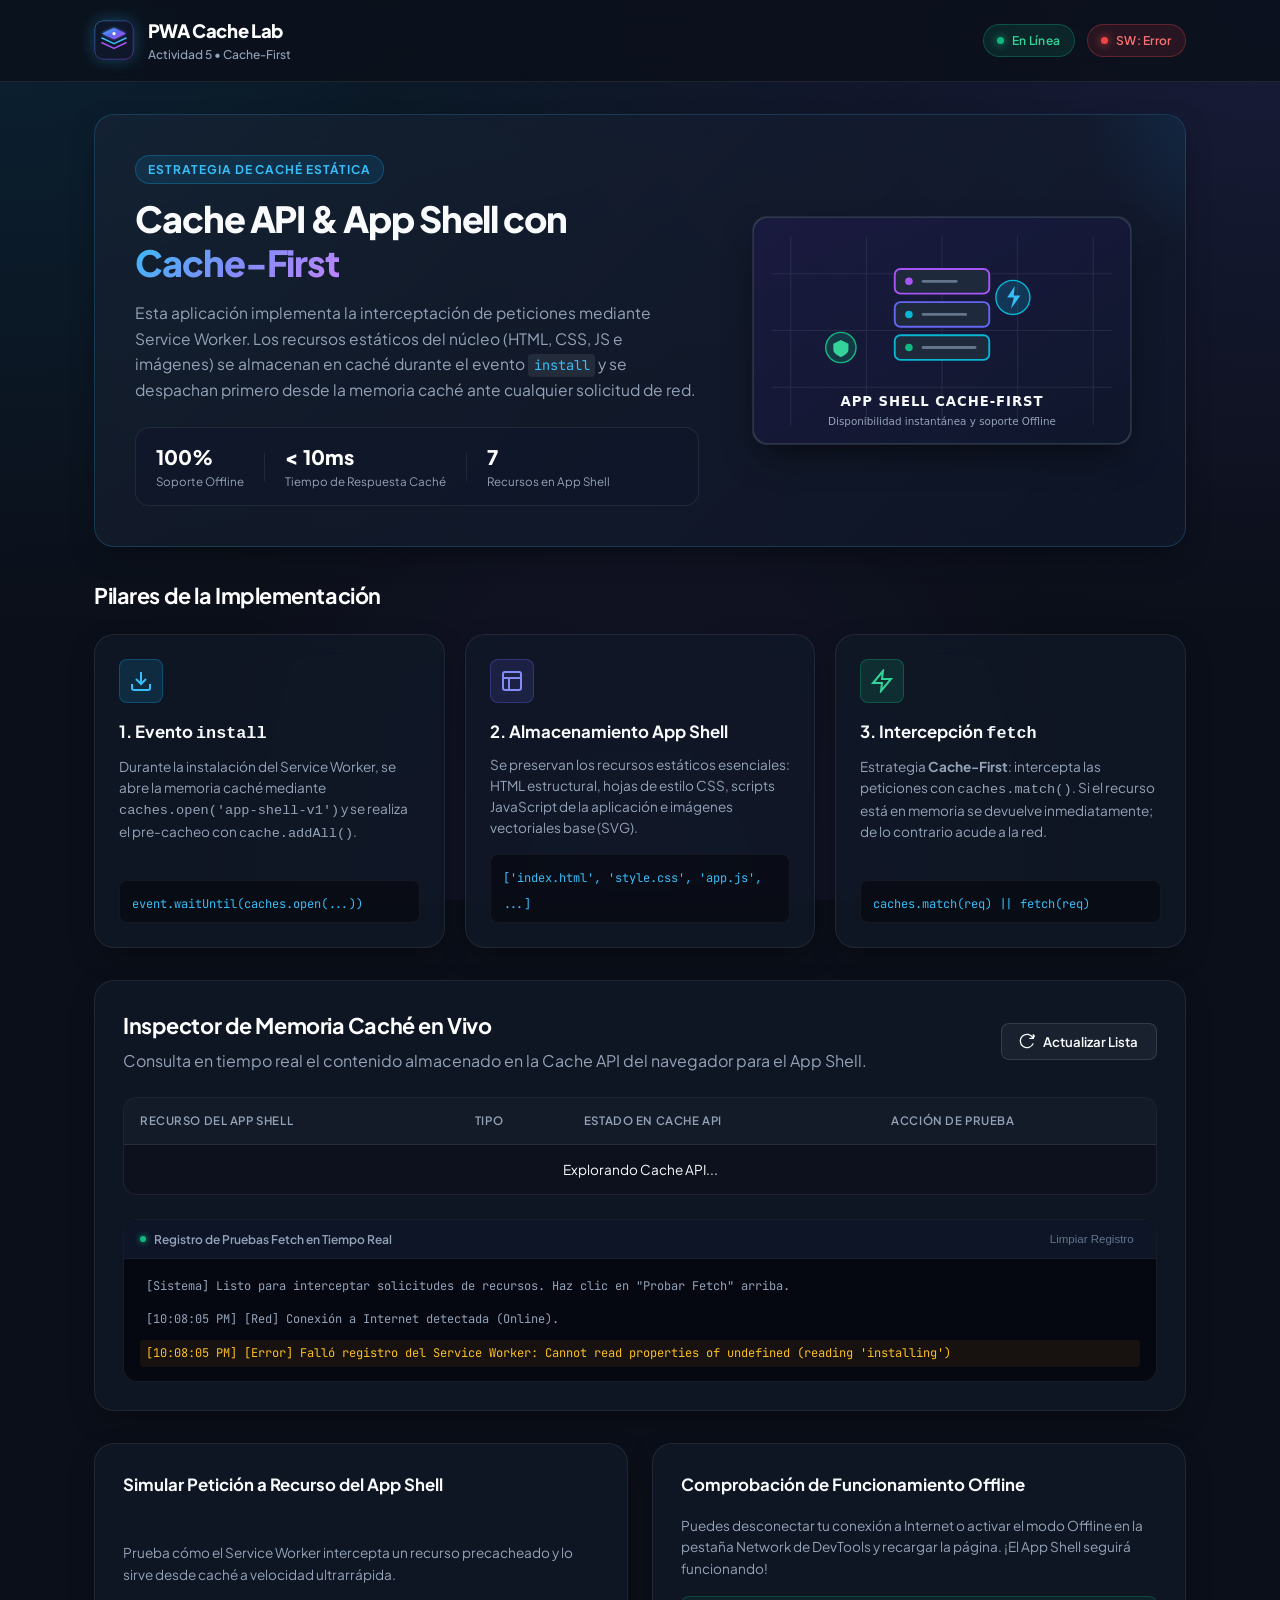
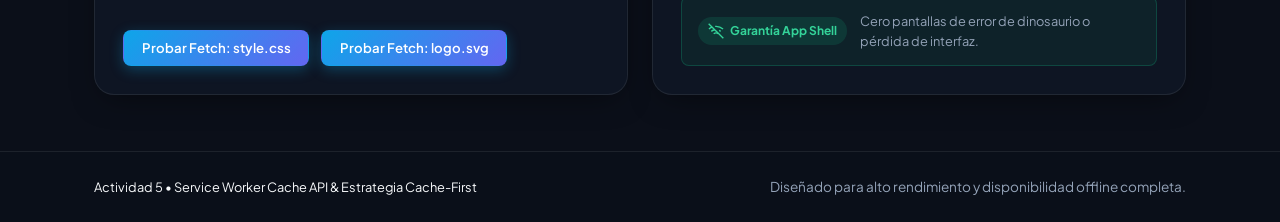
<file: Act.-4/index.html>
<!DOCTYPE html>
<html lang="es">
<head>
  <meta charset="UTF-8">
  <meta name="viewport" content="width=device-width, initial-scale=1.0">
  <title>Actividad 5: Cache API y Estrategia Cache-First</title>
  <meta name="description" content="Implementación de Cache API y estrategia de almacenamiento en caché estática Cache-First para el App Shell">
  <link rel="manifest" href="./manifest.json">
  <link rel="icon" type="image/svg+xml" href="./images/logo.svg">
  <link rel="stylesheet" href="./style.css">
  <link rel="preconnect" href="https://fonts.googleapis.com">
  <link rel="preconnect" href="https://fonts.gstatic.com" crossorigin>
  <link href="https://fonts.googleapis.com/css2?family=Plus+Jakarta+Sans:wght@400;500;600;700;800&family=JetBrains+Mono:wght@400;600&display=swap" rel="stylesheet">
</head>
<body>
  <div class="app-layout">
    <!-- Navbar / App Shell Header -->
    <header class="app-header">
      <div class="container header-container">
        <div class="brand">
          <img src="./images/logo.svg" alt="App Shell Logo" class="brand-logo" width="40" height="40">
          <div class="brand-text">
            <span class="brand-title">PWA Cache Lab</span>
            <span class="brand-subtitle">Actividad 5 • Cache-First</span>
          </div>
        </div>
        <div class="header-badges">
          <div id="network-status" class="badge badge-online">
            <span class="badge-dot"></span>
            <span class="badge-text">En Línea</span>
          </div>
          <div id="sw-status" class="badge badge-pending">
            <span class="badge-dot"></span>
            <span class="badge-text">SW: Verificando...</span>
          </div>
        </div>
      </div>
    </header>

    <!-- Main Content -->
    <main class="container main-content">
      <!-- Hero Section / App Shell Banner -->
      <section class="hero-section card">
        <div class="hero-content">
          <div class="pill-tag">Estrategia de Caché Estática</div>
          <h1 class="hero-title">Cache API &amp; App Shell con <span class="gradient-text">Cache-First</span></h1>
          <p class="hero-description">
            Esta aplicación implementa la interceptación de peticiones mediante Service Worker. Los recursos estáticos del núcleo (HTML, CSS, JS e imágenes) se almacenan en caché durante el evento <code>install</code> y se despachan primero desde la memoria caché ante cualquier solicitud de red.
          </p>
          <div class="hero-stats">
            <div class="stat-item">
              <span class="stat-number">100%</span>
              <span class="stat-label">Soporte Offline</span>
            </div>
            <div class="stat-divider"></div>
            <div class="stat-item">
              <span class="stat-number">&lt; 10ms</span>
              <span class="stat-label">Tiempo de Respuesta Caché</span>
            </div>
            <div class="stat-divider"></div>
            <div class="stat-item">
              <span class="stat-number" id="cached-count-badge">7</span>
              <span class="stat-label">Recursos en App Shell</span>
            </div>
          </div>
        </div>
        <div class="hero-media">
          <img src="./images/hero-illustration.svg" alt="Diagrama App Shell Cache-First" class="hero-img" width="400" height="240">
        </div>
      </section>

      <!-- Tres Pilares Requeridos -->
      <section class="architecture-section">
        <h2 class="section-title">Pilares de la Implementación</h2>
        <div class="pillars-grid">
          <!-- Pilar 1 -->
          <div class="card pillar-card">
            <div class="pillar-icon-box pilar-install">
              <svg width="24" height="24" viewBox="0 0 24 24" fill="none" stroke="currentColor" stroke-width="2"><path d="M21 15v4a2 2 0 0 1-2 2H5a2 2 0 0 1-2-2v-4"/><polyline points="7 10 12 15 17 10"/><line x1="12" y1="15" x2="12" y2="3"/></svg>
            </div>
            <h3 class="pillar-title">1. Evento <code>install</code></h3>
            <p class="pillar-text">
              Durante la instalación del Service Worker, se abre la memoria caché mediante <code>caches.open('app-shell-v1')</code> y se realiza el pre-cacheo con <code>cache.addAll()</code>.
            </p>
            <div class="code-preview">
              <code>event.waitUntil(caches.open(...))</code>
            </div>
          </div>

          <!-- Pilar 2 -->
          <div class="card pillar-card">
            <div class="pillar-icon-box pilar-shell">
              <svg width="24" height="24" viewBox="0 0 24 24" fill="none" stroke="currentColor" stroke-width="2"><rect x="3" y="3" width="18" height="18" rx="2"/><path d="M3 9h18"/><path d="M9 21V9"/></svg>
            </div>
            <h3 class="pillar-title">2. Almacenamiento App Shell</h3>
            <p class="pillar-text">
              Se preservan los recursos estáticos esenciales: HTML estructural, hojas de estilo CSS, scripts JavaScript de la aplicación e imágenes vectoriales base (SVG).
            </p>
            <div class="code-preview">
              <code>['index.html', 'style.css', 'app.js', ...]</code>
            </div>
          </div>

          <!-- Pilar 3 -->
          <div class="card pillar-card">
            <div class="pillar-icon-box pilar-fetch">
              <svg width="24" height="24" viewBox="0 0 24 24" fill="none" stroke="currentColor" stroke-width="2"><polygon points="13 2 3 14 12 14 11 22 21 10 12 10 13 2"/></svg>
            </div>
            <h3 class="pillar-title">3. Intercepción <code>fetch</code></h3>
            <p class="pillar-text">
              Estrategia <strong>Cache-First</strong>: intercepta las peticiones con <code>caches.match()</code>. Si el recurso está en memoria se devuelve inmediatamente; de lo contrario acude a la red.
            </p>
            <div class="code-preview">
              <code>caches.match(req) || fetch(req)</code>
            </div>
          </div>
        </div>
      </section>

      <!-- Panel Interactivo de Verificación de Caché -->
      <section class="lab-section card">
        <div class="lab-header">
          <div>
            <h2 class="section-title mb-1">Inspector de Memoria Caché en Vivo</h2>
            <p class="text-muted">Consulta en tiempo real el contenido almacenado en la Cache API del navegador para el App Shell.</p>
          </div>
          <button id="btn-refresh-cache" class="btn btn-secondary">
            <svg width="16" height="16" viewBox="0 0 24 24" fill="none" stroke="currentColor" stroke-width="2"><path d="M21.5 2v6h-6M21.34 15.57a10 10 0 1 1-.57-8.38l5.67-5.67"/></svg>
            Actualizar Lista
          </button>
        </div>

        <div class="cache-inspector-table-wrapper">
          <table class="cache-table">
            <thead>
              <tr>
                <th>Recurso del App Shell</th>
                <th>Tipo</th>
                <th>Estado en Cache API</th>
                <th>Acción de Prueba</th>
              </tr>
            </thead>
            <tbody id="cache-table-body">
              <tr>
                <td colspan="4" class="text-center py-4">Explorando Cache API...</td>
              </tr>
            </tbody>
          </table>
        </div>

        <!-- Consola de Diagnóstico de Peticiones -->
        <div class="diagnostic-box">
          <div class="diagnostic-header">
            <span class="diagnostic-title">
              <span class="pulse-indicator"></span> Registro de Pruebas Fetch en Tiempo Real
            </span>
            <button id="btn-clear-log" class="btn-text">Limpiar Registro</button>
          </div>
          <div id="diagnostic-log" class="diagnostic-log">
            <div class="log-entry log-info">[Sistema] Listo para interceptar solicitudes de recursos. Haz clic en "Probar Fetch" arriba.</div>
          </div>
        </div>
      </section>

      <!-- Panel de Prueba de Estrategia Cache-First -->
      <section class="test-bench-grid">
        <div class="card bench-card">
          <h3 class="bench-title">Simular Petición a Recurso del App Shell</h3>
          <p class="text-muted text-sm">Prueba cómo el Service Worker intercepta un recurso precacheado y lo sirve desde caché a velocidad ultrarrápida.</p>
          <div class="bench-actions">
            <button id="btn-test-style" class="btn btn-primary">Probar Fetch: style.css</button>
            <button id="btn-test-logo" class="btn btn-primary">Probar Fetch: logo.svg</button>
          </div>
        </div>

        <div class="card bench-card">
          <h3 class="bench-title">Comprobación de Funcionamiento Offline</h3>
          <p class="text-muted text-sm">Puedes desconectar tu conexión a Internet o activar el modo Offline en la pestaña Network de DevTools y recargar la página. ¡El App Shell seguirá funcionando!</p>
          <div class="offline-callout">
            <div class="offline-badge-pill">
              <svg width="16" height="16" viewBox="0 0 24 24" fill="none" stroke="currentColor" stroke-width="2"><line x1="1" y1="1" x2="23" y2="23"/><path d="M16.72 11.06A10.94 10.94 0 0 1 19 12.55"/><path d="M5 12.55a10.94 10.94 0 0 1 5.17-2.39"/><path d="M10.71 5.05A16 16 0 0 1 22.58 9"/><path d="M1.42 9a15.91 15.91 0 0 1 4.7-2.88"/><path d="M8.53 16.11a6 6 0 0 1 6.95 0"/><line x1="12" y1="20" x2="12.01" y2="20"/></svg>
              Garantía App Shell
            </div>
            <span class="offline-callout-text">Cero pantallas de error de dinosaurio o pérdida de interfaz.</span>
          </div>
        </div>
      </section>
    </main>

    <!-- Footer -->
    <footer class="app-footer">
      <div class="container footer-content">
        <p>Actividad 5 • Service Worker Cache API &amp; Estrategia Cache-First</p>
        <p class="text-muted text-sm">Diseñado para alto rendimiento y disponibilidad offline completa.</p>
      </div>
    </footer>
  </div>

  <script src="./app.js"></script>
</body>
</html>
</file>
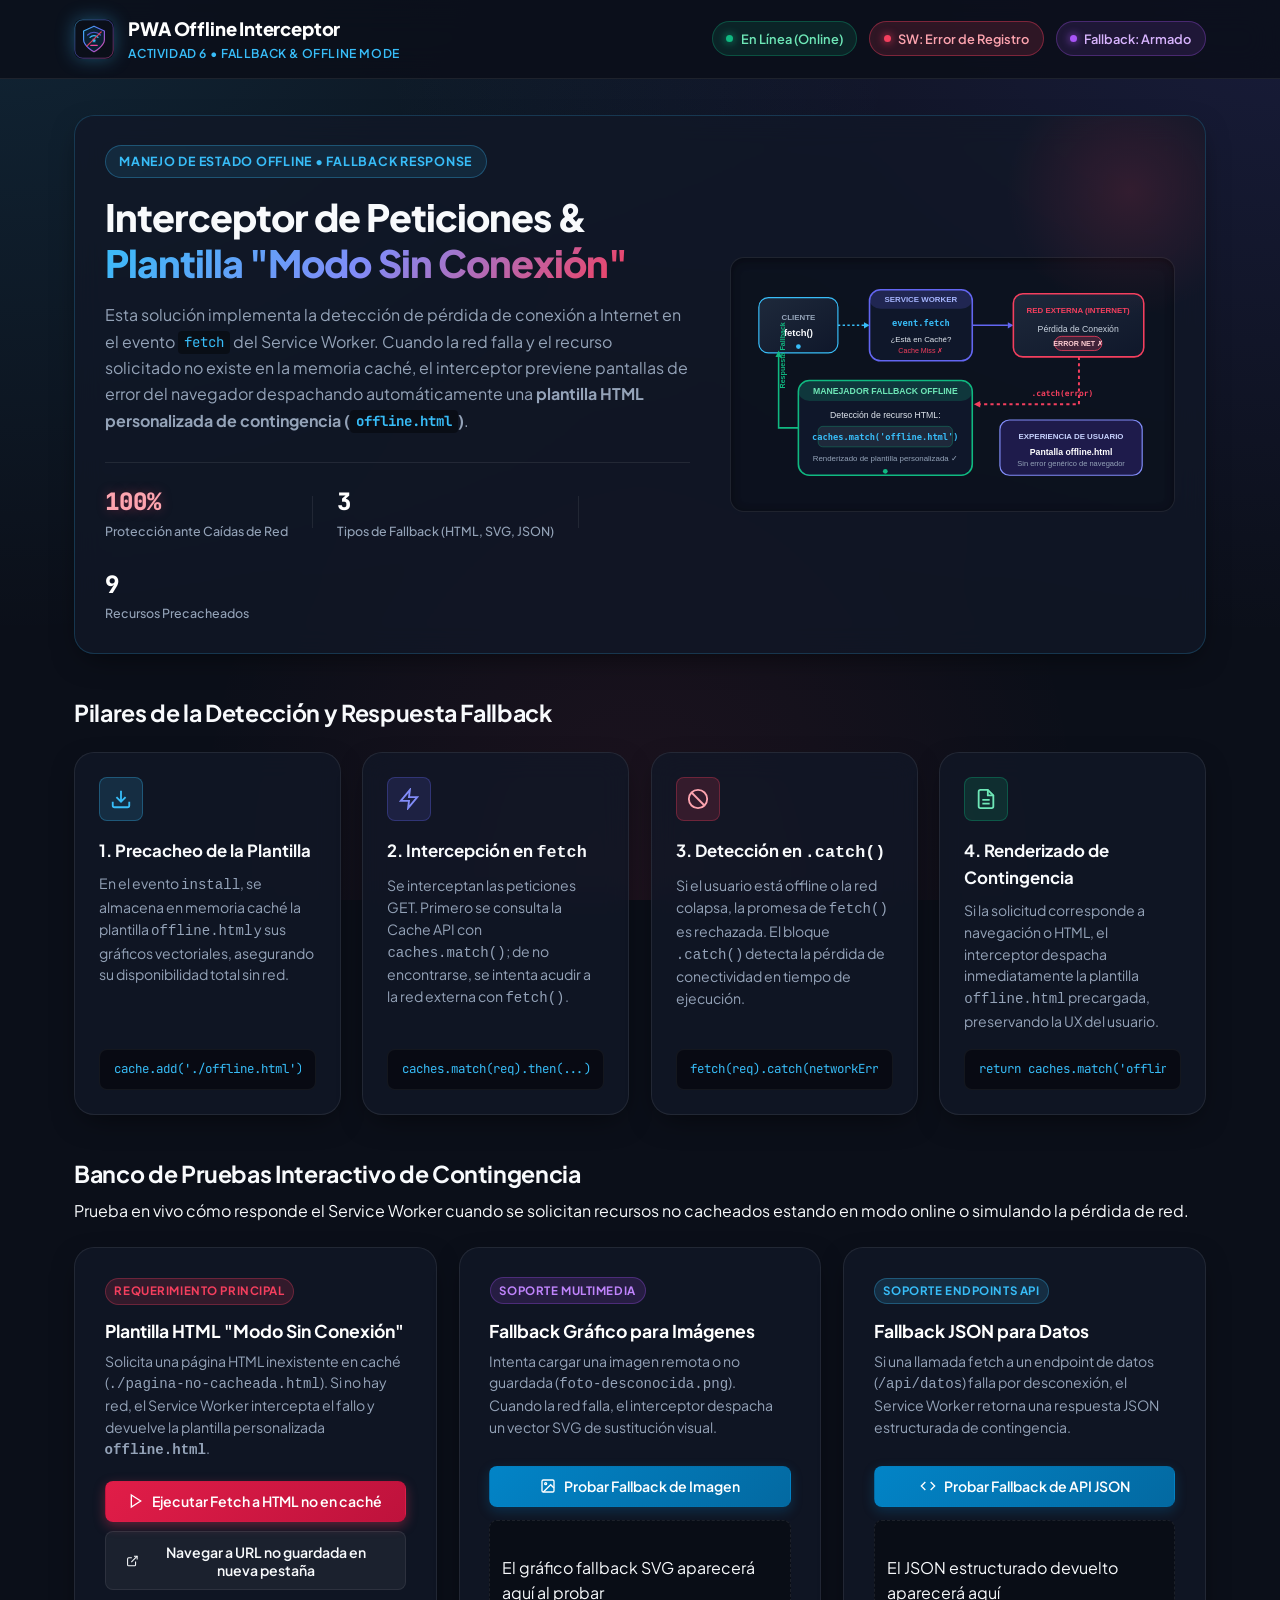
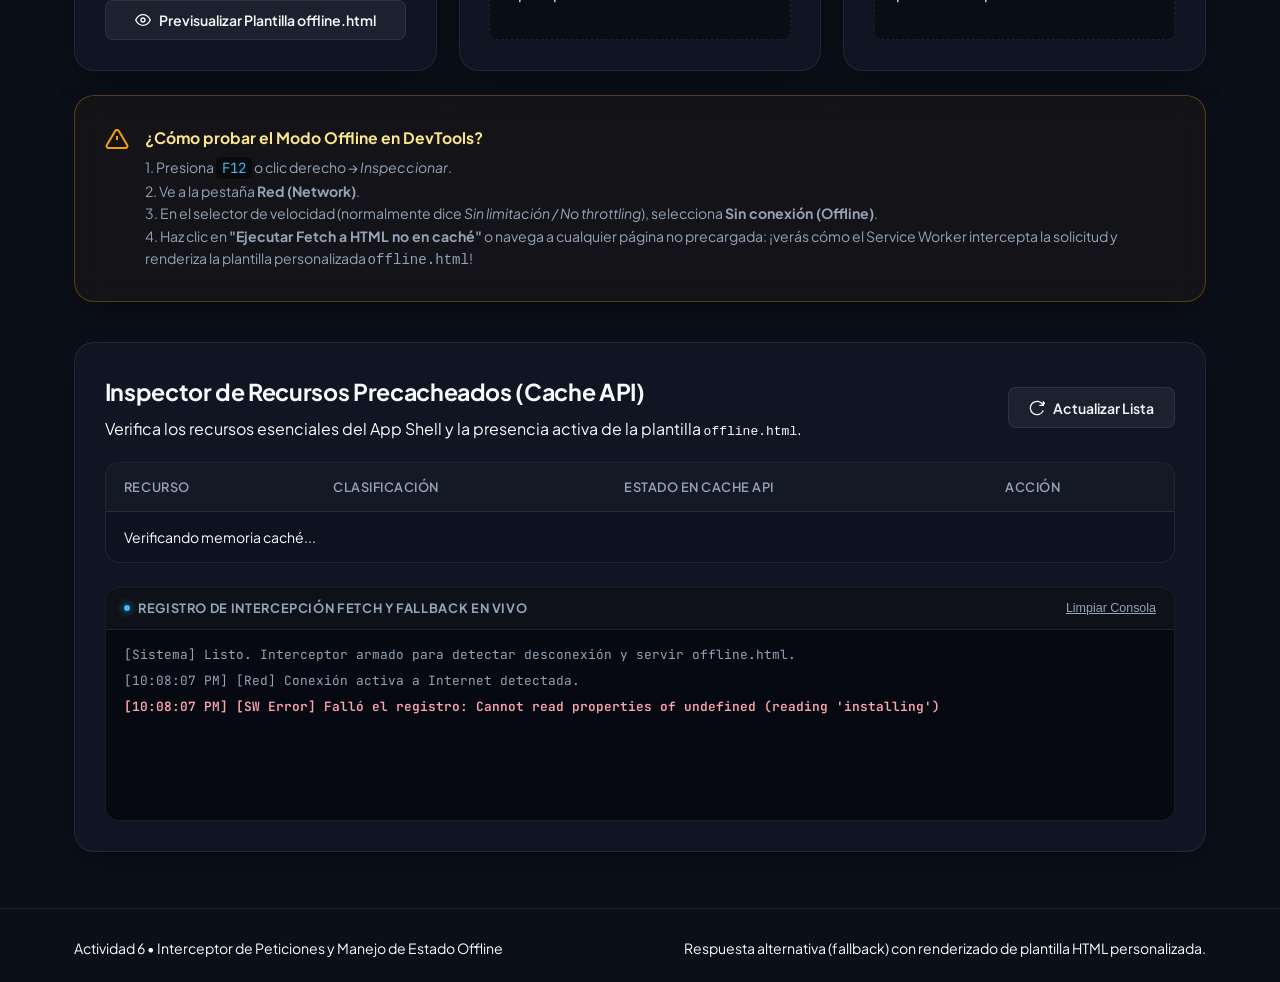
<file: Act.-5/index.html>
<!DOCTYPE html>
<html lang="es">
<head>
  <meta charset="UTF-8">
  <meta name="viewport" content="width=device-width, initial-scale=1.0">
  <title>Actividad 6: Interceptor de Peticiones y Manejo de Estado Offline con Fallback</title>
  <meta name="description" content="Programación de respuesta alternativa (fallback) en el evento fetch para detectar pérdida de conexión y renderizado de plantilla HTML personalizada Modo Sin Conexión.">
  <link rel="manifest" href="./manifest.json">
  <link rel="icon" type="image/svg+xml" href="./images/logo.svg">
  <link rel="stylesheet" href="./style.css">
  <link rel="preconnect" href="https://fonts.googleapis.com">
  <link rel="preconnect" href="https://fonts.gstatic.com" crossorigin>
  <link href="https://fonts.googleapis.com/css2?family=Plus+Jakarta+Sans:wght@400;500;600;700;800&family=JetBrains+Mono:wght@400;600&display=swap" rel="stylesheet">
</head>
<body>
  <div class="app-layout">
    <!-- Navbar / App Shell Header -->
    <header class="app-header">
      <div class="container header-container">
        <div class="brand">
          <img src="./images/logo.svg" alt="Offline Fallback Lab Logo" class="brand-logo" width="40" height="40">
          <div class="brand-text">
            <span class="brand-title">PWA Offline Interceptor</span>
            <span class="brand-subtitle">Actividad 6 • Fallback &amp; Offline Mode</span>
          </div>
        </div>
        <div class="header-badges">
          <div id="network-status" class="badge badge-online">
            <span class="badge-dot"></span>
            <span class="badge-text">En Línea (Online)</span>
          </div>
          <div id="sw-status" class="badge badge-pending">
            <span class="badge-dot"></span>
            <span class="badge-text">SW: Verificando...</span>
          </div>
          <div class="badge badge-fallback">
            <span class="badge-dot"></span>
            <span class="badge-text">Fallback: Armado</span>
          </div>
        </div>
      </div>
    </header>

    <!-- Main Content -->
    <main class="container main-content">
      <!-- Hero Section / Presentación de la Actividad -->
      <section class="hero-section card">
        <div class="hero-content">
          <div class="pill-tag">Manejo de Estado Offline • Fallback Response</div>
          <h1 class="hero-title">
            Interceptor de Peticiones &amp; <span class="gradient-text">Plantilla "Modo Sin Conexión"</span>
          </h1>
          <p class="hero-description">
            Esta solución implementa la detección de pérdida de conexión a Internet en el evento <code>fetch</code> del Service Worker. Cuando la red falla y el recurso solicitado no existe en la memoria caché, el interceptor previene pantallas de error del navegador despachando automáticamente una <strong>plantilla HTML personalizada de contingencia (<code>offline.html</code>)</strong>.
          </p>
          <div class="hero-stats">
            <div class="stat-item">
              <span class="stat-number glow-rose">100%</span>
              <span class="stat-label">Protección ante Caídas de Red</span>
            </div>
            <div class="stat-divider"></div>
            <div class="stat-item">
              <span class="stat-number" id="fallback-count-badge">3</span>
              <span class="stat-label">Tipos de Fallback (HTML, SVG, JSON)</span>
            </div>
            <div class="stat-divider"></div>
            <div class="stat-item">
              <span class="stat-number" id="cached-count-badge">9</span>
              <span class="stat-label">Recursos Precacheados</span>
            </div>
          </div>
        </div>
        <div class="hero-media">
          <img src="./images/interceptor-diagram.svg" alt="Diagrama de flujo del Interceptor Fetch y Fallback" class="hero-img" width="500" height="270">
        </div>
      </section>

      <!-- 4 Pilares Arquitectónicos -->
      <section class="architecture-section">
        <h2 class="section-title">Pilares de la Detección y Respuesta Fallback</h2>
        <div class="pillars-grid">
          <!-- Pilar 1 -->
          <div class="card pillar-card">
            <div class="pillar-icon-box pilar-install">
              <svg width="22" height="22" viewBox="0 0 24 24" fill="none" stroke="currentColor" stroke-width="2"><path d="M21 15v4a2 2 0 0 1-2 2H5a2 2 0 0 1-2-2v-4"/><polyline points="7 10 12 15 17 10"/><line x1="12" y1="15" x2="12" y2="3"/></svg>
            </div>
            <h3 class="pillar-title">1. Precacheo de la Plantilla</h3>
            <p class="pillar-text">
              En el evento <code>install</code>, se almacena en memoria caché la plantilla <code>offline.html</code> y sus gráficos vectoriales, asegurando su disponibilidad total sin red.
            </p>
            <div class="code-preview">
              <code>cache.add('./offline.html')</code>
            </div>
          </div>

          <!-- Pilar 2 -->
          <div class="card pillar-card">
            <div class="pillar-icon-box pilar-intercept">
              <svg width="22" height="22" viewBox="0 0 24 24" fill="none" stroke="currentColor" stroke-width="2"><polygon points="13 2 3 14 12 14 11 22 21 10 12 10 13 2"/></svg>
            </div>
            <h3 class="pillar-title">2. Intercepción en <code>fetch</code></h3>
            <p class="pillar-text">
              Se interceptan las peticiones GET. Primero se consulta la Cache API con <code>caches.match()</code>; de no encontrarse, se intenta acudir a la red externa con <code>fetch()</code>.
            </p>
            <div class="code-preview">
              <code>caches.match(req).then(...)</code>
            </div>
          </div>

          <!-- Pilar 3 -->
          <div class="card pillar-card">
            <div class="pillar-icon-box pilar-detect">
              <svg width="22" height="22" viewBox="0 0 24 24" fill="none" stroke="currentColor" stroke-width="2"><circle cx="12" cy="12" r="10"/><line x1="4.93" y1="4.93" x2="19.07" y2="19.07"/></svg>
            </div>
            <h3 class="pillar-title">3. Detección en <code>.catch()</code></h3>
            <p class="pillar-text">
              Si el usuario está offline o la red colapsa, la promesa de <code>fetch()</code> es rechazada. El bloque <code>.catch()</code> detecta la pérdida de conectividad en tiempo de ejecución.
            </p>
            <div class="code-preview">
              <code>fetch(req).catch(networkError =>)</code>
            </div>
          </div>

          <!-- Pilar 4 -->
          <div class="card pillar-card">
            <div class="pillar-icon-box pilar-fallback">
              <svg width="22" height="22" viewBox="0 0 24 24" fill="none" stroke="currentColor" stroke-width="2"><path d="M14 2H6a2 2 0 0 0-2 2v16a2 2 0 0 0 2 2h12a2 2 0 0 0 2-2V8z"/><polyline points="14 2 14 8 20 8"/><line x1="16" y1="13" x2="8" y2="13"/><line x1="16" y1="17" x2="8" y2="17"/></svg>
            </div>
            <h3 class="pillar-title">4. Renderizado de Contingencia</h3>
            <p class="pillar-text">
              Si la solicitud corresponde a navegación o HTML, el interceptor despacha inmediatamente la plantilla <code>offline.html</code> precargada, preservando la UX del usuario.
            </p>
            <div class="code-preview">
              <code>return caches.match('offline.html')</code>
            </div>
          </div>
        </div>
      </section>

      <!-- Banco de Pruebas Interactivo de Respuestas Fallback -->
      <section class="bench-section">
        <div>
          <h2 class="section-title">Banco de Pruebas Interactivo de Contingencia</h2>
          <p class="text-muted">Prueba en vivo cómo responde el Service Worker cuando se solicitan recursos no cacheados estando en modo online o simulando la pérdida de red.</p>
        </div>

        <div class="bench-grid">
          <!-- Prueba 1: Fallback HTML Personalizado -->
          <div class="card bench-card">
            <div>
              <div class="bench-header">
                <span class="bench-tag tag-html">Requerimiento Principal</span>
              </div>
              <h3 class="bench-card-title">Plantilla HTML "Modo Sin Conexión"</h3>
              <p class="bench-card-desc">
                Solicita una página HTML inexistente en caché (<code>./pagina-no-cacheada.html</code>). Si no hay red, el Service Worker intercepta el fallo y devuelve la plantilla personalizada <strong><code>offline.html</code></strong>.
              </p>
            </div>
            <div class="bench-actions">
              <button id="btn-test-html" class="btn btn-danger">
                <svg width="16" height="16" viewBox="0 0 24 24" fill="none" stroke="currentColor" stroke-width="2"><polygon points="5 3 19 12 5 21 5 3"/></svg>
                Ejecutar Fetch a HTML no en caché
              </button>
              <button id="btn-open-uncached" class="btn btn-secondary">
                <svg width="16" height="16" viewBox="0 0 24 24" fill="none" stroke="currentColor" stroke-width="2"><path d="M18 13v6a2 2 0 0 1-2 2H5a2 2 0 0 1-2-2V8a2 2 0 0 1 2-2h6"/><polyline points="15 3 21 3 21 9"/><line x1="10" y1="14" x2="21" y2="3"/></svg>
                Navegar a URL no guardada en nueva pestaña
              </button>
              <button id="btn-preview-offline-modal" class="btn btn-secondary">
                <svg width="16" height="16" viewBox="0 0 24 24" fill="none" stroke="currentColor" stroke-width="2"><path d="M1 12s4-8 11-8 11 8 11 8-4 8-11 8-11-8-11-8z"/><circle cx="12" cy="12" r="3"/></svg>
                Previsualizar Plantilla offline.html
              </button>
            </div>
          </div>

          <!-- Prueba 2: Fallback de Imágenes -->
          <div class="card bench-card">
            <div>
              <div class="bench-header">
                <span class="bench-tag tag-img">Soporte Multimedia</span>
              </div>
              <h3 class="bench-card-title">Fallback Gráfico para Imágenes</h3>
              <p class="bench-card-desc">
                Intenta cargar una imagen remota o no guardada (<code>foto-desconocida.png</code>). Cuando la red falla, el interceptor despacha un vector SVG de sustitución visual.
              </p>
            </div>
            <div>
              <div class="bench-actions">
                <button id="btn-test-image" class="btn btn-primary">
                  <svg width="16" height="16" viewBox="0 0 24 24" fill="none" stroke="currentColor" stroke-width="2"><rect x="3" y="3" width="18" height="18" rx="2"/><circle cx="8.5" cy="8.5" r="1.5"/><polyline points="21 15 16 10 5 21"/></svg>
                  Probar Fallback de Imagen
                </button>
              </div>
              <div id="image-demo-box" class="demo-result-box">
                <span class="text-muted text-sm">El gráfico fallback SVG aparecerá aquí al probar</span>
              </div>
            </div>
          </div>

          <!-- Prueba 3: Fallback de Datos / API -->
          <div class="card bench-card">
            <div>
              <div class="bench-header">
                <span class="bench-tag tag-api">Soporte Endpoints API</span>
              </div>
              <h3 class="bench-card-title">Fallback JSON para Datos</h3>
              <p class="bench-card-desc">
                Si una llamada fetch a un endpoint de datos (<code>/api/datos</code>) falla por desconexión, el Service Worker retorna una respuesta JSON estructurada de contingencia.
              </p>
            </div>
            <div>
              <div class="bench-actions">
                <button id="btn-test-api" class="btn btn-primary">
                  <svg width="16" height="16" viewBox="0 0 24 24" fill="none" stroke="currentColor" stroke-width="2"><polyline points="16 18 22 12 16 6"/><polyline points="8 6 2 12 8 18"/></svg>
                  Probar Fallback de API JSON
                </button>
              </div>
              <div id="api-demo-box" class="demo-result-box">
                <span class="text-muted text-sm">El JSON estructurado devuelto aparecerá aquí</span>
              </div>
            </div>
          </div>
        </div>

        <!-- Instrucciones para Prueba Offline en DevTools -->
        <div class="card" style="border-color: rgba(245, 158, 11, 0.3); background: rgba(245, 158, 11, 0.04);">
          <div style="display: flex; gap: 1rem; align-items: flex-start;">
            <div style="color: var(--amber); margin-top: 2px;">
              <svg width="24" height="24" viewBox="0 0 24 24" fill="none" stroke="currentColor" stroke-width="2"><path d="M10.29 3.86L1.82 18a2 2 0 0 0 1.71 3h16.94a2 2 0 0 0 1.71-3L13.71 3.86a2 2 0 0 0-3.42 0z"/><line x1="12" y1="9" x2="12" y2="13"/><line x1="12" y1="17" x2="12.01" y2="17"/></svg>
            </div>
            <div>
              <h4 style="font-size: 0.98rem; font-weight: 700; color: #fde68a; margin-bottom: 0.35rem;">¿Cómo probar el Modo Offline en DevTools?</h4>
              <p style="font-size: 0.88rem; color: var(--text-muted); line-height: 1.6;">
                1. Presiona <kbd style="background: rgba(0,0,0,0.5); padding: 2px 6px; border-radius: 4px; font-family: var(--font-mono); color: #38bdf8;">F12</kbd> o clic derecho &rarr; <em>Inspeccionar</em>.<br>
                2. Ve a la pestaña <strong>Red (Network)</strong>.<br>
                3. En el selector de velocidad (normalmente dice <em>Sin limitación / No throttling</em>), selecciona <strong>Sin conexión (Offline)</strong>.<br>
                4. Haz clic en <strong>"Ejecutar Fetch a HTML no en caché"</strong> o navega a cualquier página no precargada: ¡verás cómo el Service Worker intercepta la solicitud y renderiza la plantilla personalizada <code>offline.html</code>!
              </p>
            </div>
          </div>
        </div>
      </section>

      <!-- Inspector en Vivo de la Cache API -->
      <section class="lab-section card">
        <div class="lab-header">
          <div>
            <h2 class="section-title mb-1">Inspector de Recursos Precacheados (Cache API)</h2>
            <p class="text-muted">Verifica los recursos esenciales del App Shell y la presencia activa de la plantilla <code>offline.html</code>.</p>
          </div>
          <button id="btn-refresh-cache" class="btn btn-secondary">
            <svg width="16" height="16" viewBox="0 0 24 24" fill="none" stroke="currentColor" stroke-width="2"><path d="M21.5 2v6h-6M21.34 15.57a10 10 0 1 1-.57-8.38l5.67-5.67"/></svg>
            Actualizar Lista
          </button>
        </div>

        <div class="cache-inspector-table-wrapper">
          <table class="cache-table">
            <thead>
              <tr>
                <th>Recurso</th>
                <th>Clasificación</th>
                <th>Estado en Cache API</th>
                <th>Acción</th>
              </tr>
            </thead>
            <tbody id="cache-table-body">
              <tr>
                <td colspan="4" class="text-center py-4">Verificando memoria caché...</td>
              </tr>
            </tbody>
          </table>
        </div>

        <!-- Consola de Diagnóstico de Peticiones en Tiempo Real -->
        <div class="diagnostic-box">
          <div class="diagnostic-header">
            <span class="diagnostic-title">
              <span class="pulse-indicator"></span> Registro de Intercepción Fetch y Fallback en Vivo
            </span>
            <button id="btn-clear-log" class="btn-text">Limpiar Consola</button>
          </div>
          <div id="diagnostic-log" class="diagnostic-log">
            <div class="log-entry log-info">[Sistema] Listo. Interceptor armado para detectar desconexión y servir offline.html.</div>
          </div>
        </div>
      </section>
    </main>

    <!-- Modal para Vista Previa de offline.html -->
    <div id="modal-backdrop" class="modal-backdrop">
      <div class="modal-window">
        <div class="modal-header">
          <div class="modal-title">
            <span class="pulse-indicator" style="background: var(--rose); box-shadow: 0 0 8px var(--rose);"></span>
            Vista Previa de la Plantilla Personalizada: <code>offline.html</code>
          </div>
          <button id="modal-close-btn" class="modal-close-btn" title="Cerrar modal">
            <svg width="20" height="20" viewBox="0 0 24 24" fill="none" stroke="currentColor" stroke-width="2"><line x1="18" y1="6" x2="6" y2="18"/><line x1="6" y1="6" x2="18" y2="18"/></svg>
          </button>
        </div>
        <div class="modal-body">
          <iframe id="modal-iframe" class="modal-iframe" title="Vista Previa de Modo Sin Conexión"></iframe>
        </div>
      </div>
    </div>

    <!-- Footer -->
    <footer class="app-footer">
      <div class="container footer-content">
        <p>Actividad 6 • Interceptor de Peticiones y Manejo de Estado Offline</p>
        <p class="text-muted text-sm">Respuesta alternativa (fallback) con renderizado de plantilla HTML personalizada.</p>
      </div>
    </footer>
  </div>

  <script src="./app.js"></script>
</body>
</html>
</file>
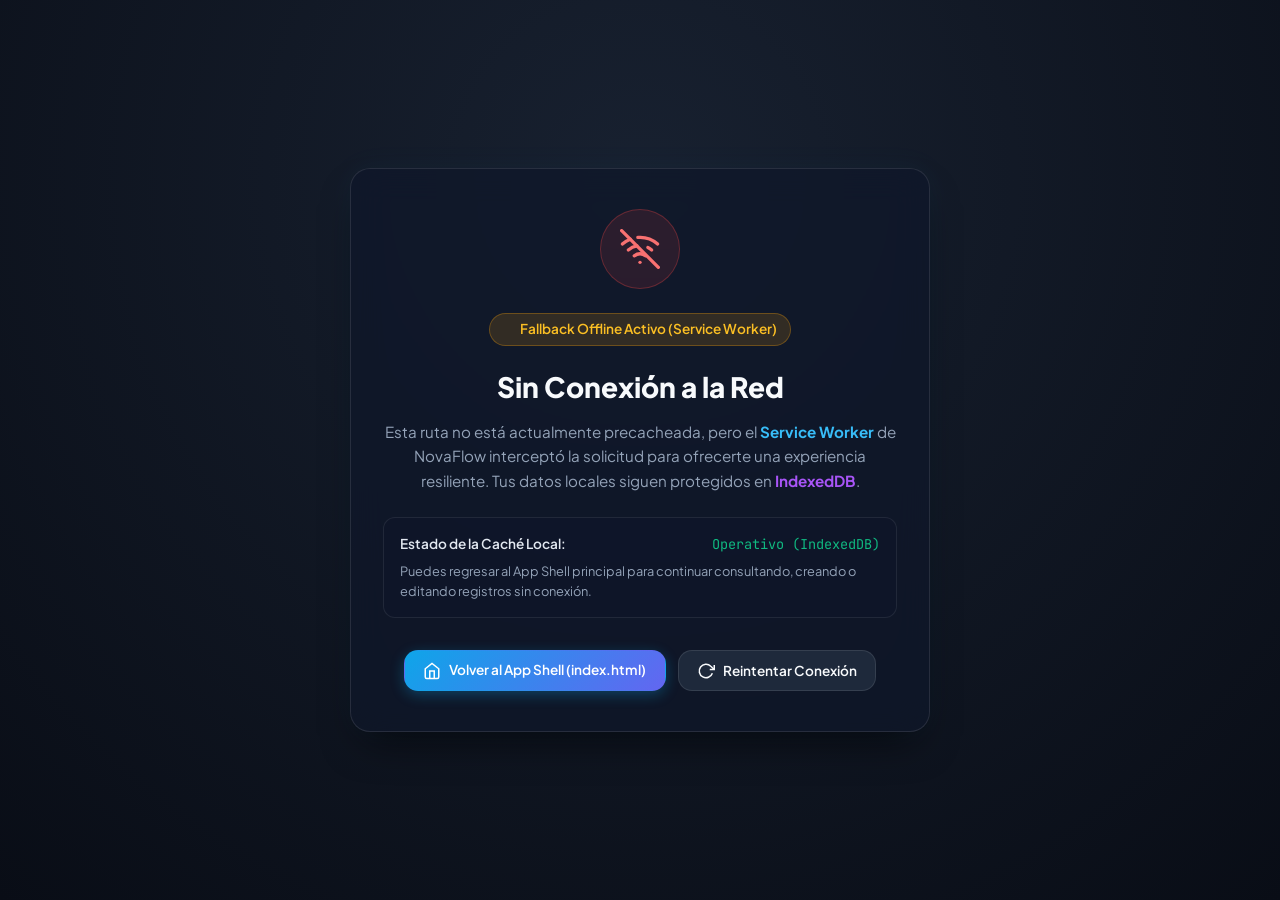
<file: Act.-3/offline.html>
<!DOCTYPE html>
<html lang="es">
<head>
  <meta charset="UTF-8">
  <meta name="viewport" content="width=device-width, initial-scale=1.0">
  <title>NovaFlow — Modo Sin Conexión</title>
  <meta name="theme-color" content="#0f172a">
  <link rel="stylesheet" href="styles.css">
  <link rel="preconnect" href="https://fonts.googleapis.com">
  <link rel="preconnect" href="https://fonts.gstatic.com" crossorigin>
  <link href="https://fonts.googleapis.com/css2?family=Plus+Jakarta+Sans:wght@400;500;600;700;800&family=JetBrains+Mono:wght@400;500&display=swap" rel="stylesheet">
  <style>
    .offline-page-container {
      min-height: 100vh;
      display: flex;
      flex-direction: column;
      align-items: center;
      justify-content: center;
      padding: 2rem 1rem;
      text-align: center;
      background: radial-gradient(circle at 50% 20%, rgba(30, 41, 59, 0.7) 0%, rgba(9, 13, 22, 1) 100%);
    }
    .offline-card {
      max-width: 580px;
      width: 100%;
      background: rgba(15, 23, 42, 0.75);
      border: 1px solid rgba(255, 255, 255, 0.1);
      border-radius: 20px;
      padding: 2.5rem 2rem;
      box-shadow: 0 20px 40px -15px rgba(0, 0, 0, 0.7), 0 0 30px rgba(56, 189, 248, 0.05);
      backdrop-filter: blur(16px);
      -webkit-backdrop-filter: blur(16px);
    }
    .offline-icon-box {
      width: 80px;
      height: 80px;
      margin: 0 auto 1.5rem;
      border-radius: 50%;
      background: rgba(239, 68, 68, 0.12);
      border: 1px solid rgba(239, 68, 68, 0.3);
      display: flex;
      align-items: center;
      justify-content: center;
      color: #f87171;
    }
    .offline-badge {
      display: inline-flex;
      align-items: center;
      gap: 0.5rem;
      padding: 0.35rem 0.85rem;
      border-radius: 9999px;
      background: rgba(245, 158, 11, 0.15);
      border: 1px solid rgba(245, 158, 11, 0.3);
      color: #fbbf24;
      font-size: 0.85rem;
      font-weight: 600;
      margin-bottom: 1.25rem;
    }
    .offline-actions {
      display: flex;
      flex-wrap: wrap;
      gap: 0.75rem;
      justify-content: center;
      margin-top: 2rem;
    }
  </style>
</head>
<body>
  <div class="offline-page-container">
    <div class="offline-card">
      <div class="offline-icon-box">
        <svg width="40" height="40" viewBox="0 0 24 24" fill="none" stroke="currentColor" stroke-width="2" stroke-linecap="round" stroke-linejoin="round">
          <line x1="1" y1="1" x2="23" y2="23"></line>
          <path d="M16.72 11.06A10.94 10.94 0 0 1 19 12.55"></path>
          <path d="M5 12.55a10.94 10.94 0 0 1 5.17-2.39"></path>
          <path d="M10.71 5.05A16 16 0 0 1 22.58 9"></path>
          <path d="M1.42 9a15.91 15.91 0 0 1 4.7-2.88"></path>
          <path d="M8.53 16.11a6 6 0 0 1 6.95 0"></path>
          <line x1="12" y1="20" x2="12.01" y2="20"></line>
        </svg>
      </div>

      <div class="offline-badge">
        <span class="status-dot warning"></span>
        Fallback Offline Activo (Service Worker)
      </div>

      <h1 style="font-size: 1.75rem; font-weight: 800; color: #f8fafc; margin-bottom: 0.75rem;">
        Sin Conexión a la Red
      </h1>

      <p style="color: #94a3b8; font-size: 0.95rem; line-height: 1.6; margin-bottom: 1.5rem;">
        Esta ruta no está actualmente precacheada, pero el <strong style="color: #38bdf8;">Service Worker</strong> de NovaFlow interceptó la solicitud para ofrecerte una experiencia resiliente. Tus datos locales siguen protegidos en <strong style="color: #a855f7;">IndexedDB</strong>.
      </p>

      <div style="background: rgba(15, 23, 42, 0.6); border: 1px solid rgba(255, 255, 255, 0.08); border-radius: 12px; padding: 1rem; text-align: left; font-size: 0.85rem; color: #cbd5e1; margin-bottom: 1.5rem;">
        <div style="display: flex; align-items: center; justify-content: space-between; margin-bottom: 0.5rem;">
          <span style="font-weight: 600; color: #e2e8f0;">Estado de la Caché Local:</span>
          <span style="color: #10b981; font-family: var(--font-mono);">Operativo (IndexedDB)</span>
        </div>
        <p style="margin: 0; color: #94a3b8; font-size: 0.8rem;">
          Puedes regresar al App Shell principal para continuar consultando, creando o editando registros sin conexión.
        </p>
      </div>

      <div class="offline-actions">
        <a href="./index.html" class="btn btn-primary" style="text-decoration: none; display: inline-flex; align-items: center; gap: 0.5rem;">
          <svg width="18" height="18" viewBox="0 0 24 24" fill="none" stroke="currentColor" stroke-width="2"><path d="M3 9l9-7 9 7v11a2 2 0 0 1-2 2H5a2 2 0 0 1-2-2z"></path><polyline points="9 22 9 12 15 12 15 22"></polyline></svg>
          Volver al App Shell (index.html)
        </a>
        <button onclick="window.location.reload()" class="btn btn-secondary" style="display: inline-flex; align-items: center; gap: 0.5rem;">
          <svg width="18" height="18" viewBox="0 0 24 24" fill="none" stroke="currentColor" stroke-width="2"><polyline points="23 4 23 10 17 10"></polyline><path d="M20.49 15a9 9 0 1 1-2.12-9.36L23 10"></path></svg>
          Reintentar Conexión
        </button>
      </div>
    </div>
  </div>

  <script>
    // Auto-recarga cuando se detecte recuperación de la red
    window.addEventListener('online', () => {
      console.log('[Offline Page] Conexión reestablecida. Recargando recurso...');
      window.location.reload();
    });
  </script>
</body>
</html>
</file>
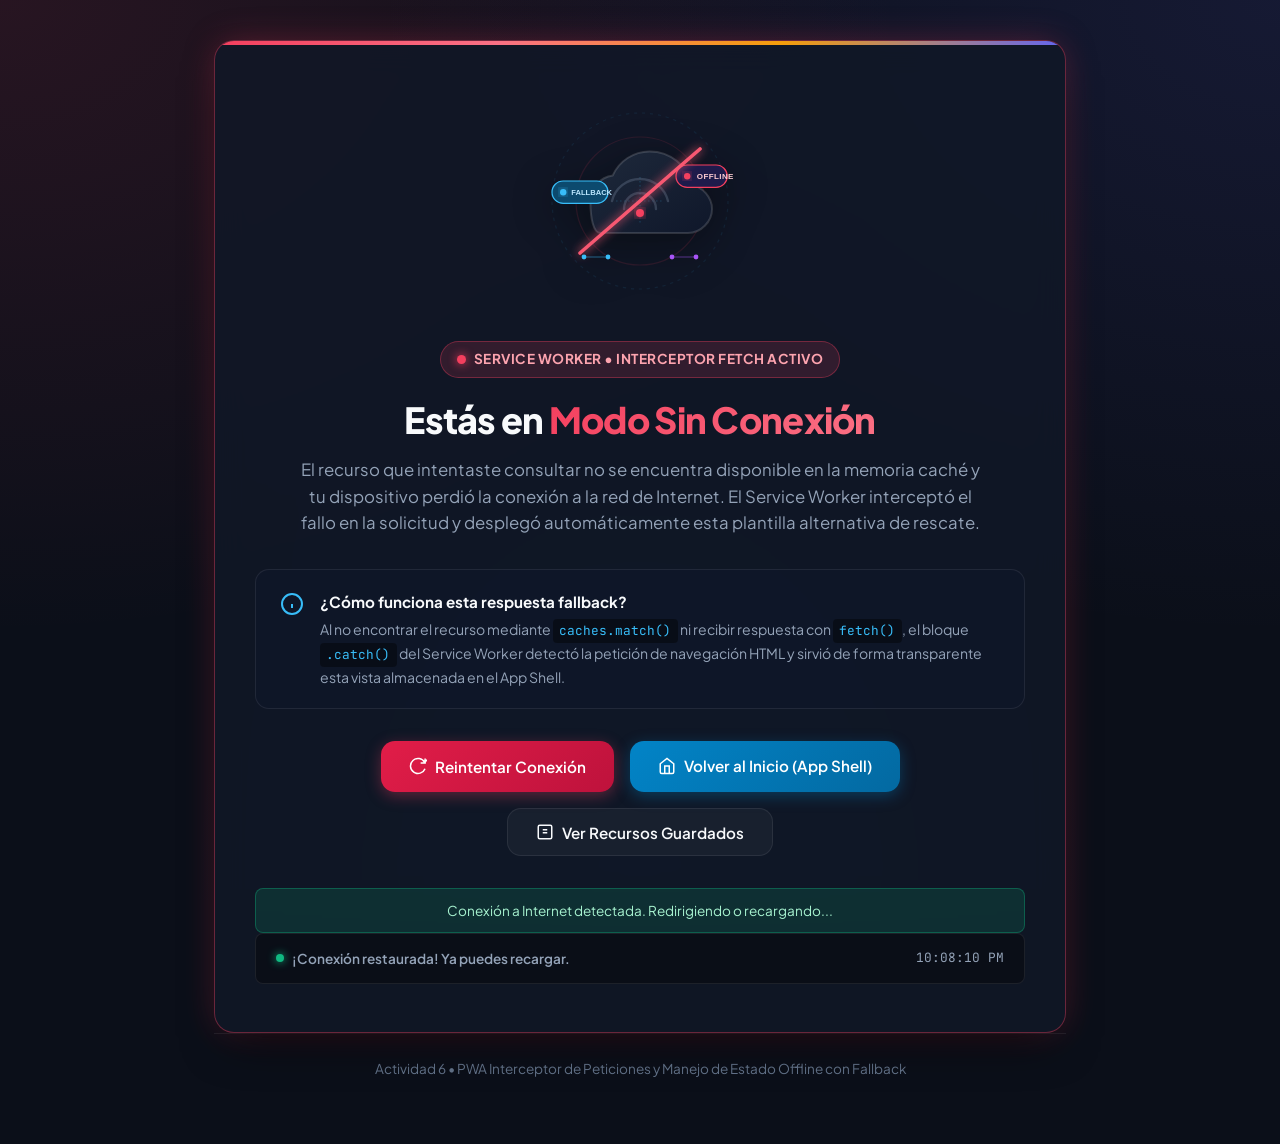
<file: Act.-5/offline.html>
<!DOCTYPE html>
<html lang="es">
<head>
  <meta charset="UTF-8">
  <meta name="viewport" content="width=device-width, initial-scale=1.0">
  <title>Modo Sin Conexión • Fallback Actividad 6</title>
  <meta name="description" content="Plantilla HTML personalizada para modo sin conexión provista por el Service Worker ante fallos de red">
  <link rel="icon" type="image/svg+xml" href="./images/logo.svg">
  <link rel="preconnect" href="https://fonts.googleapis.com">
  <link rel="preconnect" href="https://fonts.gstatic.com" crossorigin>
  <link href="https://fonts.googleapis.com/css2?family=Plus+Jakarta+Sans:wght@400;500;600;700;800&family=JetBrains+Mono:wght@400;600&display=swap" rel="stylesheet">
  <style>
    /* Estilos embebidos de alta resiliencia: garantizan renderizado perfecto 100% offline */
    :root {
      --bg-primary: #0b0f19;
      --bg-secondary: #111827;
      --bg-card: rgba(17, 24, 39, 0.85);
      --bg-card-hover: rgba(30, 41, 59, 0.95);
      --border-subtle: rgba(255, 255, 255, 0.08);
      --border-rose: rgba(244, 63, 94, 0.4);
      --text-main: #f8fafc;
      --text-muted: #94a3b8;
      --text-dim: #64748b;
      --primary: #38bdf8;
      --rose: #f43f5e;
      --rose-glow: rgba(244, 63, 94, 0.35);
      --amber: #f59e0b;
      --emerald: #10b981;
      --emerald-glow: rgba(16, 185, 129, 0.3);
      --font-sans: 'Plus Jakarta Sans', system-ui, -apple-system, sans-serif;
      --font-mono: 'JetBrains Mono', monospace;
      --radius-sm: 8px;
      --radius-md: 14px;
      --radius-lg: 20px;
    }

    * {
      box-sizing: border-box;
      margin: 0;
      padding: 0;
    }

    body {
      font-family: var(--font-sans);
      background-color: var(--bg-primary);
      background-image: 
        radial-gradient(at 0% 0%, rgba(244, 63, 94, 0.12) 0px, transparent 50%),
        radial-gradient(at 100% 0%, rgba(99, 102, 241, 0.12) 0px, transparent 50%),
        radial-gradient(at 50% 100%, rgba(14, 165, 233, 0.08) 0px, transparent 50%);
      background-attachment: fixed;
      color: var(--text-main);
      min-height: 100vh;
      display: flex;
      flex-direction: column;
      line-height: 1.6;
    }

    .offline-wrapper {
      max-width: 900px;
      margin: 0 auto;
      padding: 2.5rem 1.5rem;
      width: 100%;
      flex: 1;
      display: flex;
      flex-direction: column;
      justify-content: center;
    }

    .offline-card {
      background: var(--bg-card);
      backdrop-filter: blur(16px);
      -webkit-backdrop-filter: blur(16px);
      border: 1px solid var(--border-rose);
      border-radius: var(--radius-lg);
      padding: 3rem 2.5rem;
      box-shadow: 0 20px 45px -15px rgba(0, 0, 0, 0.7), 0 0 35px -5px var(--rose-glow);
      text-align: center;
      position: relative;
      overflow: hidden;
      animation: fadeIn 0.4s ease-out;
    }

    @keyframes fadeIn {
      from { opacity: 0; transform: translateY(12px); }
      to { opacity: 1; transform: translateY(0); }
    }

    .offline-card::before {
      content: '';
      position: absolute;
      top: 0;
      left: 0;
      right: 0;
      height: 4px;
      background: linear-gradient(90deg, #f43f5e, #fb7185, #f59e0b, #6366f1);
    }

    .illustration-box {
      max-width: 320px;
      margin: 0 auto 1.75rem auto;
      position: relative;
    }

    .illustration-box img {
      width: 100%;
      height: auto;
      display: block;
      filter: drop-shadow(0 10px 20px rgba(0, 0, 0, 0.4));
    }

    .badge-offline-strip {
      display: inline-flex;
      align-items: center;
      gap: 0.5rem;
      padding: 0.4rem 1rem;
      background: rgba(244, 63, 94, 0.15);
      border: 1px solid rgba(244, 63, 94, 0.35);
      border-radius: 999px;
      font-size: 0.85rem;
      font-weight: 700;
      color: #fda4af;
      margin-bottom: 1.25rem;
      letter-spacing: 0.5px;
      text-transform: uppercase;
    }

    .pulse-dot-red {
      width: 9px;
      height: 9px;
      background-color: var(--rose);
      border-radius: 50%;
      display: inline-block;
      box-shadow: 0 0 10px var(--rose);
      animation: pulseAlert 1.5s infinite;
    }

    @keyframes pulseAlert {
      0% { transform: scale(0.95); opacity: 0.8; }
      50% { transform: scale(1.2); opacity: 1; box-shadow: 0 0 16px var(--rose); }
      100% { transform: scale(0.95); opacity: 0.8; }
    }

    .offline-title {
      font-size: 2.25rem;
      font-weight: 800;
      line-height: 1.2;
      margin-bottom: 1rem;
      letter-spacing: -0.02em;
    }

    .highlight-red {
      background: linear-gradient(135deg, #f43f5e 0%, #fb7185 100%);
      -webkit-background-clip: text;
      -webkit-text-fill-color: transparent;
    }

    .offline-desc {
      color: var(--text-muted);
      font-size: 1.05rem;
      max-width: 680px;
      margin: 0 auto 2rem auto;
    }

    .info-callout {
      background: rgba(15, 23, 42, 0.8);
      border: 1px solid var(--border-subtle);
      border-radius: var(--radius-md);
      padding: 1.25rem 1.5rem;
      margin-bottom: 2rem;
      text-align: left;
      display: flex;
      gap: 1rem;
      align-items: flex-start;
    }

    .callout-icon {
      color: var(--primary);
      flex-shrink: 0;
      margin-top: 2px;
    }

    .callout-title {
      font-size: 0.95rem;
      font-weight: 700;
      color: var(--text-main);
      margin-bottom: 0.25rem;
    }

    .callout-text {
      font-size: 0.88rem;
      color: var(--text-muted);
      line-height: 1.5;
    }

    .callout-code {
      display: inline-block;
      font-family: var(--font-mono);
      font-size: 0.8rem;
      background: rgba(0, 0, 0, 0.4);
      padding: 0.15rem 0.4rem;
      border-radius: 4px;
      color: #38bdf8;
    }

    /* Actions */
    .offline-actions {
      display: flex;
      gap: 1rem;
      justify-content: center;
      flex-wrap: wrap;
      margin-bottom: 2rem;
    }

    .btn {
      display: inline-flex;
      align-items: center;
      gap: 0.5rem;
      padding: 0.85rem 1.75rem;
      border-radius: var(--radius-md);
      font-family: var(--font-sans);
      font-size: 0.95rem;
      font-weight: 600;
      text-decoration: none;
      cursor: pointer;
      border: none;
      transition: all 0.2s ease;
    }

    .btn-primary {
      background: linear-gradient(135deg, #0284c7 0%, #0369a1 100%);
      color: #ffffff;
      box-shadow: 0 4px 15px rgba(2, 132, 199, 0.35);
    }

    .btn-primary:hover {
      background: linear-gradient(135deg, #0369a1 0%, #075985 100%);
      transform: translateY(-2px);
      box-shadow: 0 6px 20px rgba(2, 132, 199, 0.45);
    }

    .btn-outline {
      background: rgba(255, 255, 255, 0.04);
      border: 1px solid var(--border-subtle);
      color: var(--text-main);
    }

    .btn-outline:hover {
      background: rgba(255, 255, 255, 0.09);
      border-color: rgba(255, 255, 255, 0.2);
      transform: translateY(-2px);
    }

    .btn-retry {
      background: linear-gradient(135deg, #e11d48 0%, #be123c 100%);
      color: white;
      box-shadow: 0 4px 15px var(--rose-glow);
    }

    .btn-retry:hover {
      background: linear-gradient(135deg, #be123c 0%, #9f1239 100%);
      transform: translateY(-2px);
    }

    /* Live Connectivity Banner */
    .connectivity-live-banner {
      display: flex;
      align-items: center;
      justify-content: space-between;
      padding: 0.85rem 1.25rem;
      background: rgba(0, 0, 0, 0.35);
      border-radius: var(--radius-sm);
      border: 1px solid var(--border-subtle);
      font-size: 0.85rem;
      color: var(--text-muted);
    }

    .status-indicator {
      display: flex;
      align-items: center;
      gap: 0.5rem;
      font-weight: 600;
    }

    .dot-state {
      width: 8px;
      height: 8px;
      border-radius: 50%;
    }

    .dot-state.offline {
      background-color: var(--rose);
      box-shadow: 0 0 8px var(--rose);
    }

    .dot-state.online {
      background-color: var(--emerald);
      box-shadow: 0 0 8px var(--emerald);
    }

    .feedback-toast {
      margin-top: 1rem;
      padding: 0.65rem 1rem;
      border-radius: var(--radius-sm);
      font-size: 0.85rem;
      display: none;
    }

    .feedback-toast.show {
      display: block;
      animation: fadeIn 0.3s ease;
    }

    .toast-warning {
      background: rgba(245, 158, 11, 0.15);
      border: 1px solid rgba(245, 158, 11, 0.35);
      color: #fde68a;
    }

    .toast-success {
      background: rgba(16, 185, 129, 0.15);
      border: 1px solid rgba(16, 185, 129, 0.35);
      color: #a7f3d0;
    }

    /* Footer */
    .offline-footer {
      text-align: center;
      padding: 1.5rem 0;
      color: var(--text-dim);
      font-size: 0.85rem;
      border-top: 1px solid var(--border-subtle);
    }
  </style>
</head>
<body>
  <div class="offline-wrapper">
    <main class="offline-card">
      <div class="illustration-box">
        <img src="./images/offline-illustration.svg" alt="Ilustración Modo Sin Conexión" width="320" height="224">
      </div>

      <div class="badge-offline-strip">
        <span class="pulse-dot-red"></span>
        <span>Service Worker • Interceptor Fetch Activo</span>
      </div>

      <h1 class="offline-title">
        Estás en <span class="highlight-red">Modo Sin Conexión</span>
      </h1>

      <p class="offline-desc">
        El recurso que intentaste consultar no se encuentra disponible en la memoria caché y tu dispositivo perdió la conexión a la red de Internet. 
        El Service Worker interceptó el fallo en la solicitud y desplegó automáticamente esta plantilla alternativa de rescate.
      </p>

      <div class="info-callout">
        <div class="callout-icon">
          <svg width="24" height="24" viewBox="0 0 24 24" fill="none" stroke="currentColor" stroke-width="2"><circle cx="12" cy="12" r="10"/><line x1="12" y1="16" x2="12" y2="12"/><line x1="12" y1="8" x2="12.01" y2="8"/></svg>
        </div>
        <div>
          <div class="callout-title">¿Cómo funciona esta respuesta fallback?</div>
          <div class="callout-text">
            Al no encontrar el recurso mediante <span class="callout-code">caches.match()</span> ni recibir respuesta con <span class="callout-code">fetch()</span>, el bloque <span class="callout-code">.catch()</span> del Service Worker detectó la petición de navegación HTML y sirvió de forma transparente esta vista almacenada en el App Shell.
          </div>
        </div>
      </div>

      <div class="offline-actions">
        <button id="btn-retry-conn" class="btn btn-retry" onclick="retryConnection()">
          <svg width="18" height="18" viewBox="0 0 24 24" fill="none" stroke="currentColor" stroke-width="2"><path d="M21.5 2v6h-6M21.34 15.57a10 10 0 1 1-.57-8.38l5.67-5.67"/></svg>
          Reintentar Conexión
        </button>

        <a href="./index.html" class="btn btn-primary">
          <svg width="18" height="18" viewBox="0 0 24 24" fill="none" stroke="currentColor" stroke-width="2"><path d="M3 9l9-7 9 7v11a2 2 0 0 1-2 2H5a2 2 0 0 1-2-2z"/><polyline points="9 22 9 12 15 12 15 22"/></svg>
          Volver al Inicio (App Shell)
        </a>

        <button id="btn-show-cached-info" class="btn btn-outline" onclick="toggleCachedInfo()">
          <svg width="18" height="18" viewBox="0 0 24 24" fill="none" stroke="currentColor" stroke-width="2"><rect x="3" y="3" width="18" height="18" rx="2"/><line x1="9" y1="9" x2="15" y2="9"/><line x1="9" y1="13" x2="15" y2="13"/></svg>
          Ver Recursos Guardados
        </button>
      </div>

      <div id="feedback-toast" class="feedback-toast toast-warning"></div>

      <!-- Live Connectivity Monitor Strip -->
      <div class="connectivity-live-banner">
        <div class="status-indicator">
          <span id="live-dot" class="dot-state offline"></span>
          <span id="live-status-text">Estado actual del navegador: Sin conexión</span>
        </div>
        <span id="live-time-stamp" style="font-family: var(--font-mono); font-size: 0.8rem;">Detectando...</span>
      </div>

      <!-- Recursos Disponibles Desplegables -->
      <div id="cached-info-drawer" style="display: none; margin-top: 1.5rem; text-align: left; background: rgba(0,0,0,0.3); border-radius: var(--radius-sm); padding: 1rem; border: 1px solid var(--border-subtle);">
        <h4 style="font-size: 0.9rem; margin-bottom: 0.5rem; color: var(--primary);">Recursos garantizados en el App Shell:</h4>
        <ul style="font-size: 0.85rem; color: var(--text-muted); list-style: inside disc; line-height: 1.8;">
          <li><code>index.html</code> — Dashboard principal y banco de pruebas del interceptor</li>
          <li><code>style.css</code> — Estilos de la aplicación y sistema de diseño</li>
          <li><code>app.js</code> — Lógica de control y monitoreo de estado online/offline</li>
          <li><code>offline.html</code> — Esta plantilla personalizada de contingencia</li>
          <li><code>images/logo.svg</code> e <code>images/offline-fallback.svg</code> — Gráficos vectoriales base</li>
        </ul>
      </div>
    </main>

    <footer class="offline-footer">
      Actividad 6 • PWA Interceptor de Peticiones y Manejo de Estado Offline con Fallback
    </footer>
  </div>

  <script>
    const liveDot = document.getElementById('live-dot');
    const liveStatusText = document.getElementById('live-status-text');
    const liveTimeStamp = document.getElementById('live-time-stamp');
    const feedbackToast = document.getElementById('feedback-toast');

    function updateNetworkStatus() {
      const isOnline = navigator.onLine;
      const now = new Date().toLocaleTimeString();
      liveTimeStamp.textContent = now;

      if (isOnline) {
        liveDot.className = 'dot-state online';
        liveStatusText.textContent = '¡Conexión restaurada! Ya puedes recargar.';
        showToast('Conexión a Internet detectada. Redirigiendo o recargando...', 'toast-success');
        setTimeout(() => {
          window.location.reload();
        }, 1500);
      } else {
        liveDot.className = 'dot-state offline';
        liveStatusText.textContent = 'Estado del navegador: Sin conexión a Internet';
      }
    }

    function retryConnection() {
      const isOnline = navigator.onLine;
      const now = new Date().toLocaleTimeString();
      liveTimeStamp.textContent = now;

      if (isOnline) {
        showToast('Conexión disponible. Recargando recurso...', 'toast-success');
        setTimeout(() => {
          window.location.reload();
        }, 800);
      } else {
        showToast('Aún no hay acceso a internet. El Service Worker continúa protegiendo la navegación.', 'toast-warning');
      }
    }

    function showToast(message, type) {
      feedbackToast.textContent = message;
      feedbackToast.className = 'feedback-toast show ' + type;
      setTimeout(() => {
        feedbackToast.className = 'feedback-toast ' + type;
      }, 4000);
    }

    function toggleCachedInfo() {
      const drawer = document.getElementById('cached-info-drawer');
      drawer.style.display = drawer.style.display === 'none' ? 'block' : 'none';
    }

    window.addEventListener('online', updateNetworkStatus);
    window.addEventListener('offline', updateNetworkStatus);
    updateNetworkStatus();
  </script>
</body>
</html>
</file>
<file: Act.-1/styles.css>
/* ==========================================================================
   Design Tokens & Modern Dark Theme
   ========================================================================== */
:root {
  --font-main: 'Plus Jakarta Sans', system-ui, -apple-system, BlinkMacSystemFont, 'Segoe UI', Roboto, sans-serif;
  --font-mono: 'JetBrains Mono', 'Fira Code', Consolas, monospace;

  /* Color Palette */
  --bg-dark: #0b0f19;
  --bg-surface: rgba(17, 24, 39, 0.7);
  --bg-surface-elevated: rgba(30, 41, 59, 0.6);
  --bg-glass-border: rgba(255, 255, 255, 0.08);
  --bg-glass-hover: rgba(255, 255, 255, 0.05);

  --primary: #4f46e5;
  --primary-glow: rgba(79, 70, 229, 0.4);
  --primary-hover: #4338ca;
  --secondary: #06b6d4;
  --secondary-glow: rgba(6, 182, 212, 0.3);
  --accent: #ec4899;

  --text-main: #f8fafc;
  --text-muted: #94a3b8;
  --text-dim: #64748b;

  --success: #10b981;
  --success-glow: rgba(16, 185, 129, 0.25);
  --warning: #f59e0b;
  --info: #3b82f6;

  --radius-sm: 8px;
  --radius-md: 14px;
  --radius-lg: 20px;
  --radius-full: 9999px;

  --shadow-card: 0 12px 30px -10px rgba(0, 0, 0, 0.6), 0 0 0 1px var(--bg-glass-border);
  --shadow-glow: 0 0 30px var(--primary-glow);
}

*, *::before, *::after {
  box-sizing: border-box;
  margin: 0;
  padding: 0;
}

body {
  font-family: var(--font-main);
  background-color: var(--bg-dark);
  color: var(--text-main);
  min-height: 100vh;
  line-height: 1.6;
  overflow-x: hidden;
  position: relative;
  background-image: 
    radial-gradient(circle at 15% 15%, rgba(79, 70, 229, 0.15) 0%, transparent 40%),
    radial-gradient(circle at 85% 85%, rgba(6, 182, 212, 0.12) 0%, transparent 45%),
    radial-gradient(circle at 50% 50%, rgba(15, 23, 42, 0.9) 0%, var(--bg-dark) 100%);
  background-attachment: fixed;
}

/* Background Animated Ambient Lights */
.ambient-glow {
  position: fixed;
  top: 10%;
  left: 50%;
  transform: translateX(-50%);
  width: 600px;
  height: 250px;
  background: linear-gradient(135deg, var(--primary), var(--secondary));
  filter: blur(140px);
  opacity: 0.22;
  z-index: -1;
  pointer-events: none;
}

.container {
  max-width: 1200px;
  margin: 0 auto;
  padding: 2.5rem 1.5rem 5rem;
}

/* Header & Hero */
header {
  text-align: center;
  margin-bottom: 3.5rem;
  animation: fadeInDown 0.8s ease-out;
}

.header-badge {
  display: inline-flex;
  align-items: center;
  gap: 0.5rem;
  padding: 0.4rem 1rem;
  border-radius: var(--radius-full);
  background: rgba(79, 70, 229, 0.15);
  border: 1px solid rgba(79, 70, 229, 0.3);
  color: #a5b4fc;
  font-size: 0.85rem;
  font-weight: 600;
  margin-bottom: 1.25rem;
  box-shadow: 0 0 20px rgba(79, 70, 229, 0.2);
}

.header-badge .pulse-dot {
  width: 8px;
  height: 8px;
  background-color: var(--success);
  border-radius: 50%;
  box-shadow: 0 0 10px var(--success);
  animation: pulse 2s infinite;
}

h1 {
  font-size: clamp(2.2rem, 5vw, 3.4rem);
  font-weight: 800;
  line-height: 1.15;
  margin-bottom: 1rem;
  letter-spacing: -0.025em;
  background: linear-gradient(135deg, #ffffff 40%, #94a3b8 100%);
  -webkit-background-clip: text;
  -webkit-text-fill-color: transparent;
}

.hero-subtitle {
  color: var(--text-muted);
  font-size: 1.125rem;
  max-width: 680px;
  margin: 0 auto 2rem;
}

/* Action Banner */
.action-banner {
  background: linear-gradient(135deg, rgba(79, 70, 229, 0.2), rgba(6, 182, 212, 0.1));
  border: 1px solid rgba(79, 70, 229, 0.35);
  border-radius: var(--radius-lg);
  padding: 1.75rem 2rem;
  display: flex;
  flex-wrap: wrap;
  align-items: center;
  justify-content: space-between;
  gap: 1.5rem;
  margin-bottom: 3.5rem;
  backdrop-filter: blur(16px);
  -webkit-backdrop-filter: blur(16px);
  box-shadow: var(--shadow-card);
}

.action-info h2 {
  font-size: 1.35rem;
  font-weight: 700;
  margin-bottom: 0.35rem;
  color: #fff;
}

.action-info p {
  color: var(--text-muted);
  font-size: 0.95rem;
}

.action-controls {
  display: flex;
  gap: 1rem;
  align-items: center;
}

.btn-primary {
  display: inline-flex;
  align-items: center;
  gap: 0.6rem;
  background: linear-gradient(135deg, var(--primary) 0%, #3730a3 100%);
  color: #fff;
  border: 1px solid rgba(255, 255, 255, 0.2);
  padding: 0.85rem 1.6rem;
  font-size: 1rem;
  font-weight: 600;
  border-radius: var(--radius-md);
  cursor: pointer;
  transition: all 0.25s cubic-bezier(0.16, 1, 0.3, 1);
  box-shadow: 0 4px 15px var(--primary-glow);
  text-decoration: none;
}

.btn-primary:hover {
  transform: translateY(-2px);
  box-shadow: 0 6px 25px rgba(79, 70, 229, 0.6);
  background: linear-gradient(135deg, #6366f1 0%, #4338ca 100%);
}

.btn-primary:active {
  transform: translateY(0);
}

.btn-secondary {
  display: inline-flex;
  align-items: center;
  gap: 0.5rem;
  background: rgba(255, 255, 255, 0.05);
  color: var(--text-main);
  border: 1px solid var(--bg-glass-border);
  padding: 0.85rem 1.4rem;
  font-size: 0.95rem;
  font-weight: 600;
  border-radius: var(--radius-md);
  cursor: pointer;
  transition: all 0.2s ease;
  text-decoration: none;
}

.btn-secondary:hover {
  background: rgba(255, 255, 255, 0.1);
  border-color: rgba(255, 255, 255, 0.2);
}

/* Section Grid */
.grid-2col {
  display: grid;
  grid-template-columns: repeat(auto-fit, minmax(360px, 1fr));
  gap: 2rem;
  margin-bottom: 3rem;
}

/* Glass Card */
.glass-card {
  background: var(--bg-surface);
  border: 1px solid var(--bg-glass-border);
  border-radius: var(--radius-lg);
  padding: 2rem;
  backdrop-filter: blur(20px);
  -webkit-backdrop-filter: blur(20px);
  box-shadow: var(--shadow-card);
  transition: transform 0.3s ease, border-color 0.3s ease;
}

.glass-card:hover {
  border-color: rgba(255, 255, 255, 0.16);
}

.card-header {
  display: flex;
  align-items: center;
  justify-content: space-between;
  margin-bottom: 1.5rem;
  padding-bottom: 1rem;
  border-bottom: 1px solid var(--bg-glass-border);
}

.card-title {
  display: flex;
  align-items: center;
  gap: 0.75rem;
  font-size: 1.25rem;
  font-weight: 700;
  color: #fff;
}

.card-title svg {
  color: var(--secondary);
}

/* Properties List */
.props-list {
  display: flex;
  flex-direction: column;
  gap: 1.1rem;
}

.prop-row {
  display: flex;
  align-items: center;
  justify-content: space-between;
  padding: 0.85rem 1rem;
  background: rgba(15, 23, 42, 0.5);
  border: 1px solid var(--bg-glass-border);
  border-radius: var(--radius-sm);
  transition: background 0.2s ease;
}

.prop-row:hover {
  background: rgba(255, 255, 255, 0.03);
}

.prop-name {
  font-family: var(--font-mono);
  font-size: 0.9rem;
  color: #818cf8;
  font-weight: 600;
}

.prop-value {
  display: flex;
  align-items: center;
  gap: 0.5rem;
  font-family: var(--font-mono);
  font-size: 0.9rem;
  color: #e2e8f0;
}

.color-chip {
  width: 18px;
  height: 18px;
  border-radius: 4px;
  display: inline-block;
  border: 1px solid rgba(255, 255, 255, 0.4);
  box-shadow: 0 0 8px rgba(0, 0, 0, 0.3);
}

.badge-tag {
  display: inline-flex;
  align-items: center;
  padding: 0.25rem 0.65rem;
  border-radius: 6px;
  font-size: 0.75rem;
  font-weight: 600;
  background: rgba(6, 182, 212, 0.15);
  color: #67e8f9;
  border: 1px solid rgba(6, 182, 212, 0.3);
}

/* Code Viewer */
.code-container {
  position: relative;
  background: #060911;
  border-radius: var(--radius-md);
  border: 1px solid rgba(255, 255, 255, 0.08);
  overflow: hidden;
}

.code-header {
  display: flex;
  justify-content: space-between;
  align-items: center;
  background: rgba(255, 255, 255, 0.03);
  padding: 0.6rem 1rem;
  border-bottom: 1px solid rgba(255, 255, 255, 0.06);
  font-family: var(--font-mono);
  font-size: 0.8rem;
  color: var(--text-muted);
}

.copy-btn {
  background: transparent;
  border: 1px solid rgba(255, 255, 255, 0.15);
  color: var(--text-muted);
  padding: 0.25rem 0.6rem;
  border-radius: 4px;
  font-size: 0.75rem;
  cursor: pointer;
  transition: all 0.2s ease;
}

.copy-btn:hover {
  background: rgba(255, 255, 255, 0.1);
  color: #fff;
}

pre {
  padding: 1.25rem;
  font-family: var(--font-mono);
  font-size: 0.85rem;
  line-height: 1.5;
  color: #e2e8f0;
  overflow-x: auto;
}

/* Icon Showcase */
.icons-grid {
  display: grid;
  grid-template-columns: repeat(auto-fit, minmax(280px, 1fr));
  gap: 1.5rem;
  margin-top: 1rem;
}

.icon-card {
  background: rgba(15, 23, 42, 0.6);
  border: 1px solid var(--bg-glass-border);
  border-radius: var(--radius-md);
  padding: 1.5rem;
  text-align: center;
  display: flex;
  flex-direction: column;
  align-items: center;
  transition: all 0.3s cubic-bezier(0.16, 1, 0.3, 1);
}

.icon-card:hover {
  transform: translateY(-4px);
  border-color: rgba(79, 70, 229, 0.4);
  box-shadow: 0 10px 25px rgba(0, 0, 0, 0.4);
}

.icon-wrapper {
  margin: 1rem auto;
  position: relative;
  display: flex;
  align-items: center;
  justify-content: center;
  background: repeating-conic-gradient(#1e293b 0% 25%, #0f172a 0% 50%) 50% / 16px 16px;
  padding: 1.5rem;
  border-radius: var(--radius-md);
  border: 1px solid rgba(255, 255, 255, 0.05);
}

.icon-img {
  max-width: 100%;
  height: auto;
  display: block;
  transition: all 0.3s ease;
  filter: drop-shadow(0 8px 16px rgba(0, 0, 0, 0.4));
}

.shape-circle {
  border-radius: 50% !important;
}

.shape-squircle {
  border-radius: 22% !important;
}

.icon-details {
  width: 100%;
  margin-top: 0.75rem;
}

.icon-title {
  font-weight: 700;
  font-size: 1.1rem;
  color: #fff;
  margin-bottom: 0.25rem;
}

.icon-meta {
  font-size: 0.825rem;
  color: var(--text-muted);
  margin-bottom: 1rem;
}

/* Checklist */
.checklist {
  display: flex;
  flex-direction: column;
  gap: 0.85rem;
}

.check-item {
  display: flex;
  align-items: flex-start;
  gap: 0.85rem;
  padding: 0.85rem 1rem;
  background: rgba(15, 23, 42, 0.4);
  border: 1px solid var(--bg-glass-border);
  border-radius: var(--radius-sm);
}

.check-icon {
  width: 20px;
  height: 20px;
  min-width: 20px;
  background: var(--success);
  color: #064e3b;
  border-radius: 50%;
  display: flex;
  align-items: center;
  justify-content: center;
  font-size: 0.75rem;
  font-weight: 900;
  margin-top: 2px;
}

.check-text h4 {
  font-size: 0.95rem;
  color: #fff;
  margin-bottom: 0.15rem;
}

.check-text p {
  font-size: 0.825rem;
  color: var(--text-muted);
}

/* Status Toast / Modal */
.toast {
  position: fixed;
  bottom: 2rem;
  right: 2rem;
  background: #1e293b;
  border: 1px solid rgba(79, 70, 229, 0.4);
  padding: 1rem 1.5rem;
  border-radius: var(--radius-md);
  box-shadow: 0 10px 30px rgba(0, 0, 0, 0.5);
  display: flex;
  align-items: center;
  gap: 0.75rem;
  transform: translateY(100px);
  opacity: 0;
  transition: all 0.3s cubic-bezier(0.16, 1, 0.3, 1);
  z-index: 100;
}

.toast.show {
  transform: translateY(0);
  opacity: 1;
}

/* Keyframes */
@keyframes fadeInDown {
  from {
    opacity: 0;
    transform: translateY(-20px);
  }
  to {
    opacity: 1;
    transform: translateY(0);
  }
}

@keyframes pulse {
  0%, 100% {
    opacity: 1;
    transform: scale(1);
  }
  50% {
    opacity: 0.5;
    transform: scale(0.9);
  }
}

/* Responsiveness */
@media (max-width: 768px) {
  .grid-2col {
    grid-template-columns: 1fr;
  }
  .action-banner {
    flex-direction: column;
    align-items: flex-start;
  }
  .action-controls {
    width: 100%;
    justify-content: stretch;
  }
  .btn-primary, .btn-secondary {
    flex: 1;
    justify-content: center;
  }
}
</file>
<file: Act.-2/styles.css>
/* ============================================================================
   NOVAFLOW PWA — APP SHELL & SPLASH SCREEN NATIVA
   DESIGN SYSTEM & RESPONSIVE STYLESHEET
   ============================================================================ */

:root {
  /* Paleta cromática principal */
  --bg-deep: #07090e;
  --bg-surface: #0b0f19;
  --bg-card: rgba(17, 24, 39, 0.7);
  --bg-card-hover: rgba(30, 41, 59, 0.8);
  --bg-header: rgba(15, 23, 42, 0.85);
  --bg-sidebar: rgba(11, 15, 25, 0.95);

  /* Acentos y colores de estado */
  --primary: #6366f1;
  --primary-hover: #4f46e5;
  --primary-glow: rgba(99, 102, 241, 0.35);
  --accent-cyan: #06b6d4;
  --accent-cyan-glow: rgba(6, 182, 212, 0.3);
  --success: #10b981;
  --success-glow: rgba(16, 185, 129, 0.25);
  --warning: #f59e0b;
  --danger: #ef4444;

  /* Bordes y separadores */
  --border-subtle: rgba(255, 255, 255, 0.08);
  --border-active: rgba(99, 102, 241, 0.4);

  /* Tipografías y textos */
  --text-primary: #f8fafc;
  --text-secondary: #94a3b8;
  --text-muted: #64748b;

  /* Dimensiones del Shell */
  --header-height: 70px;
  --sidebar-width: 290px;
  --mobile-nav-height: 64px;

  /* Transiciones y sombras */
  --transition-fast: 0.18s cubic-bezier(0.4, 0, 0.2, 1);
  --transition-smooth: 0.35s cubic-bezier(0.16, 1, 0.3, 1);
  --shadow-card: 0 10px 30px -10px rgba(0, 0, 0, 0.5);
  --shadow-glow: 0 0 25px var(--primary-glow);
}

/* Reset y caja flexible */
*, *::before, *::after {
  box-sizing: border-box;
  margin: 0;
  padding: 0;
}

body {
  font-family: 'Plus Jakarta Sans', system-ui, -apple-system, sans-serif;
  background-color: var(--bg-surface);
  color: var(--text-primary);
  min-height: 100vh;
  overflow-x: hidden;
  line-height: 1.5;
  -webkit-font-smoothing: antialiased;
}

/* Fondos ambientales con gradiente sutil */
.ambient-glow {
  position: fixed;
  width: 600px;
  height: 600px;
  border-radius: 50%;
  filter: blur(140px);
  pointer-events: none;
  z-index: 0;
  opacity: 0.35;
}
.ambient-top {
  top: -200px;
  right: -100px;
  background: radial-gradient(circle, var(--primary) 0%, transparent 70%);
}
.ambient-bottom {
  bottom: -200px;
  left: -100px;
  background: radial-gradient(circle, var(--accent-cyan) 0%, transparent 70%);
}

/* ============================================================================
   OVERLAY: SPLASH SCREEN NATIVA INTERACTIVA (MODAL DE DEMOSTRACIÓN)
   ============================================================================ */
.native-splash-overlay {
  position: fixed;
  inset: 0;
  background-color: #0b0f19; /* background_color definido en manifest */
  z-index: 9999;
  display: flex;
  flex-direction: column;
  justify-content: space-between;
  align-items: center;
  padding: env(safe-area-inset-top, 20px) 24px env(safe-area-inset-bottom, 24px);
  opacity: 0;
  pointer-events: none;
  transition: opacity 0.4s ease-in-out;
}

.native-splash-overlay.active {
  opacity: 1;
  pointer-events: auto;
}

.splash-system-statusbar {
  width: 100%;
  max-width: 480px;
  display: flex;
  justify-content: space-between;
  align-items: center;
  color: var(--text-secondary);
  font-size: 0.85rem;
  font-weight: 600;
  padding-top: 10px;
}

.status-icons {
  display: flex;
  gap: 8px;
  align-items: center;
}

.splash-content {
  display: flex;
  flex-direction: column;
  align-items: center;
  text-align: center;
  animation: splashZoom 0.6s cubic-bezier(0.16, 1, 0.3, 1);
}

@keyframes splashZoom {
  0% { transform: scale(0.85); opacity: 0; }
  100% { transform: scale(1); opacity: 1; }
}

.splash-icon-wrapper {
  width: 130px;
  height: 130px;
  background: rgba(255, 255, 255, 0.03);
  border: 1px solid var(--border-subtle);
  border-radius: 28px;
  padding: 12px;
  box-shadow: 0 15px 40px rgba(0, 0, 0, 0.6), 0 0 30px var(--primary-glow);
  margin-bottom: 24px;
}

.splash-logo {
  width: 100%;
  height: 100%;
  object-fit: contain;
  border-radius: 20px;
}

.splash-title {
  font-size: 2.2rem;
  font-weight: 800;
  letter-spacing: -0.02em;
  background: linear-gradient(135deg, #ffffff 40%, #a5b4fc 100%);
  -webkit-background-clip: text;
  -webkit-text-fill-color: transparent;
  margin-bottom: 6px;
}

.splash-subtitle {
  color: var(--text-secondary);
  font-size: 0.95rem;
  max-width: 320px;
  margin-bottom: 30px;
}

.splash-loader {
  display: flex;
  flex-direction: column;
  align-items: center;
  gap: 12px;
}

.splash-spinner {
  width: 34px;
  height: 34px;
  border: 3px solid rgba(255, 255, 255, 0.1);
  border-top-color: var(--primary);
  border-radius: 50%;
  animation: spin 0.8s linear infinite;
}

@keyframes spin {
  to { transform: rotate(360deg); }
}

.splash-loading-text {
  font-size: 0.82rem;
  color: var(--text-muted);
  font-family: 'JetBrains Mono', monospace;
}

.splash-footer-badge {
  font-family: 'JetBrains Mono', monospace;
  font-size: 0.75rem;
  color: var(--text-muted);
  background: rgba(255, 255, 255, 0.04);
  padding: 8px 16px;
  border-radius: 20px;
  border: 1px solid var(--border-subtle);
}

/* ============================================================================
   ESTRUCTURA PRINCIPAL DEL APP SHELL
   ============================================================================ */
.app-shell-root {
  position: relative;
  z-index: 1;
  display: flex;
  flex-direction: column;
  min-height: 100vh;
}

/* 1. HEADER DEL SHELL */
.app-header {
  position: sticky;
  top: 0;
  height: var(--header-height);
  background: var(--bg-header);
  backdrop-filter: blur(16px);
  -webkit-backdrop-filter: blur(16px);
  border-bottom: 1px solid var(--border-subtle);
  display: flex;
  align-items: center;
  justify-content: space-between;
  padding: 0 24px;
  z-index: 100;
  transition: background var(--transition-fast);
}

.header-left {
  display: flex;
  align-items: center;
  gap: 16px;
}

.menu-toggle-btn {
  display: none; /* Visible en responsive móvil */
  background: transparent;
  border: 1px solid var(--border-subtle);
  color: var(--text-primary);
  width: 42px;
  height: 42px;
  border-radius: 10px;
  cursor: pointer;
  align-items: center;
  justify-content: center;
  transition: all var(--transition-fast);
}

.menu-toggle-btn:hover {
  background: rgba(255, 255, 255, 0.05);
  border-color: var(--border-active);
}

.brand-container {
  display: flex;
  align-items: center;
  gap: 12px;
  user-select: none;
}

.brand-avatar {
  position: relative;
  width: 40px;
  height: 40px;
}

.brand-icon {
  width: 100%;
  height: 100%;
  border-radius: 10px;
  object-fit: cover;
  box-shadow: 0 0 15px var(--primary-glow);
}

.brand-pulse {
  position: absolute;
  inset: -2px;
  border-radius: 12px;
  border: 2px solid var(--primary);
  opacity: 0.6;
  animation: pulseAura 2.5s infinite;
}

@keyframes pulseAura {
  0% { transform: scale(1); opacity: 0.6; }
  50% { transform: scale(1.15); opacity: 0; }
  100% { transform: scale(1); opacity: 0; }
}

.brand-text {
  display: flex;
  flex-direction: column;
}

.brand-name {
  font-weight: 700;
  font-size: 1.15rem;
  letter-spacing: -0.01em;
  display: flex;
  align-items: center;
  gap: 8px;
}

.badge-shell {
  font-size: 0.65rem;
  text-transform: uppercase;
  letter-spacing: 0.05em;
  padding: 2px 7px;
  background: rgba(99, 102, 241, 0.15);
  color: #a5b4fc;
  border: 1px solid rgba(99, 102, 241, 0.35);
  border-radius: 6px;
  font-weight: 600;
}

.brand-sub {
  font-size: 0.75rem;
  color: var(--text-muted);
}

.header-center {
  display: flex;
  align-items: center;
}

.shell-mode-pill {
  display: flex;
  align-items: center;
  gap: 8px;
  background: rgba(255, 255, 255, 0.04);
  border: 1px solid var(--border-subtle);
  padding: 6px 14px;
  border-radius: 20px;
  font-size: 0.8rem;
  color: var(--text-secondary);
}

.pulse-indicator {
  width: 8px;
  height: 8px;
  background-color: var(--success);
  border-radius: 50%;
  box-shadow: 0 0 10px var(--success);
}

.header-right {
  display: flex;
  align-items: center;
  gap: 12px;
}

.status-chip {
  display: flex;
  align-items: center;
  gap: 6px;
  padding: 6px 12px;
  background: rgba(16, 185, 129, 0.1);
  border: 1px solid rgba(16, 185, 129, 0.25);
  border-radius: 20px;
  font-size: 0.78rem;
  font-weight: 600;
  color: #6ee7b7;
}

.status-chip.offline {
  background: rgba(239, 68, 68, 0.1);
  border-color: rgba(239, 68, 68, 0.3);
  color: #fca5a5;
}

.dot {
  width: 7px;
  height: 7px;
  border-radius: 50%;
}
.dot-online {
  background-color: var(--success);
  box-shadow: 0 0 6px var(--success);
}
.dot-offline {
  background-color: var(--danger);
  box-shadow: 0 0 6px var(--danger);
}

.btn-splash-trigger {
  display: flex;
  align-items: center;
  gap: 8px;
  background: linear-gradient(135deg, rgba(99, 102, 241, 0.2) 0%, rgba(6, 182, 212, 0.2) 100%);
  border: 1px solid var(--border-active);
  color: #ffffff;
  padding: 8px 14px;
  border-radius: 10px;
  font-size: 0.82rem;
  font-weight: 600;
  cursor: pointer;
  transition: all var(--transition-fast);
}

.btn-splash-trigger:hover {
  background: linear-gradient(135deg, var(--primary) 0%, var(--accent-cyan) 100%);
  box-shadow: 0 0 18px var(--primary-glow);
  transform: translateY(-1px);
}

.btn-install {
  display: flex;
  align-items: center;
  gap: 8px;
  background: linear-gradient(135deg, #10b981 0%, #059669 100%);
  border: none;
  color: #ffffff;
  padding: 8px 14px;
  border-radius: 10px;
  font-size: 0.82rem;
  font-weight: 700;
  cursor: pointer;
  box-shadow: 0 0 15px rgba(16, 185, 129, 0.3);
  transition: all var(--transition-fast);
}

.btn-install:hover {
  filter: brightness(1.15);
  transform: translateY(-1px);
}

/* ============================================================================
   LAYOUT BODY: SIDEBAR + MAIN CONTENT
   ============================================================================ */
.app-layout-body {
  display: flex;
  flex: 1;
  min-height: calc(100vh - var(--header-height));
  position: relative;
}

/* 2. SIDEBAR DEL APP SHELL */
.app-sidebar {
  width: var(--sidebar-width);
  background: var(--bg-sidebar);
  border-right: 1px solid var(--border-subtle);
  display: flex;
  flex-direction: column;
  position: sticky;
  top: var(--header-height);
  height: calc(100vh - var(--header-height));
  overflow-y: auto;
  z-index: 80;
  transition: transform var(--transition-smooth);
}

.sidebar-inner {
  padding: 24px 18px;
  display: flex;
  flex-direction: column;
  gap: 20px;
  height: 100%;
}

.nav-section-title {
  font-size: 0.68rem;
  font-weight: 700;
  letter-spacing: 0.08em;
  color: var(--text-muted);
  text-transform: uppercase;
  padding: 0 10px;
}

.nav-list {
  display: flex;
  flex-direction: column;
  gap: 6px;
}

.nav-item {
  width: 100%;
  display: flex;
  align-items: center;
  gap: 14px;
  padding: 12px 14px;
  border-radius: 12px;
  background: transparent;
  border: 1px solid transparent;
  color: var(--text-secondary);
  font-family: inherit;
  font-size: 0.9rem;
  text-align: left;
  cursor: pointer;
  transition: all var(--transition-fast);
  position: relative;
}

.nav-item:hover {
  background: rgba(255, 255, 255, 0.04);
  color: var(--text-primary);
}

.nav-item.active {
  background: rgba(99, 102, 241, 0.12);
  border-color: var(--border-active);
  color: #ffffff;
  box-shadow: 0 4px 15px rgba(0, 0, 0, 0.2);
}

.nav-item.active .nav-icon {
  color: var(--primary);
}

.nav-icon {
  display: flex;
  align-items: center;
  justify-content: center;
  color: var(--text-muted);
  transition: color var(--transition-fast);
}

.nav-content {
  display: flex;
  flex-direction: column;
  flex: 1;
}

.nav-label {
  font-weight: 600;
  font-size: 0.88rem;
}

.nav-desc {
  font-size: 0.72rem;
  color: var(--text-muted);
}

.nav-badge {
  font-size: 0.65rem;
  font-weight: 700;
  padding: 2px 7px;
  border-radius: 6px;
  background: rgba(255, 255, 255, 0.06);
  color: var(--text-muted);
}

.nav-badge.badge-warning {
  background: rgba(245, 158, 11, 0.15);
  color: #fbbf24;
  border: 1px solid rgba(245, 158, 11, 0.3);
}

/* Tarjeta de Especificaciones en Sidebar */
.sidebar-card {
  margin-top: auto;
  background: rgba(17, 24, 39, 0.6);
  border: 1px solid var(--border-subtle);
  border-radius: 14px;
  padding: 14px;
}

.sidebar-card-header {
  margin-bottom: 10px;
}

.sidebar-card-title {
  display: flex;
  align-items: center;
  gap: 8px;
  font-size: 0.75rem;
  font-weight: 700;
  color: var(--text-secondary);
  text-transform: uppercase;
  letter-spacing: 0.04em;
}

.status-circle {
  width: 6px;
  height: 6px;
  background: var(--accent-cyan);
  border-radius: 50%;
  box-shadow: 0 0 6px var(--accent-cyan);
}

.sidebar-specs {
  display: flex;
  flex-direction: column;
  gap: 6px;
  font-size: 0.78rem;
}

.spec-row {
  display: flex;
  justify-content: space-between;
  align-items: center;
}

.spec-k {
  color: var(--text-muted);
}

.spec-v {
  color: var(--text-primary);
  font-family: 'JetBrains Mono', monospace;
  font-weight: 600;
  display: flex;
  align-items: center;
  gap: 5px;
}

.color-dot {
  width: 10px;
  height: 10px;
  border-radius: 3px;
  border: 1px solid rgba(255, 255, 255, 0.2);
}

.sidebar-footer {
  padding-top: 10px;
  border-top: 1px solid var(--border-subtle);
  display: flex;
  flex-direction: column;
  gap: 4px;
  font-size: 0.7rem;
  color: var(--text-muted);
}

.version-tag {
  font-family: 'JetBrains Mono', monospace;
  color: var(--primary);
  font-size: 0.68rem;
}

/* Backdrop para mobile drawer */
.sidebar-backdrop {
  display: none;
  position: fixed;
  inset: 0;
  background: rgba(0, 0, 0, 0.65);
  backdrop-filter: blur(4px);
  z-index: 75;
}

/* ============================================================================
   3. CONTENEDOR PRINCIPAL DEL APP SHELL (.app-main)
   ============================================================================ */
.app-main {
  flex: 1;
  padding: 32px;
  max-width: 1200px;
  margin: 0 auto;
  width: 100%;
}

.view-panel {
  display: none;
  animation: fadeInView 0.3s cubic-bezier(0.16, 1, 0.3, 1);
}

.view-panel.active {
  display: block;
}

@keyframes fadeInView {
  0% { opacity: 0; transform: translateY(8px); }
  100% { opacity: 1; transform: translateY(0); }
}

/* VISTA 1: ARQUITECTURA SHELL */
.shell-hero-card {
  background: linear-gradient(135deg, rgba(30, 41, 59, 0.7) 0%, rgba(15, 23, 42, 0.8) 100%);
  border: 1px solid var(--border-subtle);
  border-radius: 20px;
  padding: 32px;
  box-shadow: var(--shadow-card);
  margin-bottom: 32px;
  position: relative;
  overflow: hidden;
}

.shell-hero-card::before {
  content: '';
  position: absolute;
  top: 0;
  left: 0;
  right: 0;
  height: 2px;
  background: linear-gradient(90deg, var(--primary), var(--accent-cyan), transparent);
}

.hero-tag {
  display: inline-flex;
  align-items: center;
  gap: 8px;
  padding: 4px 12px;
  background: rgba(99, 102, 241, 0.12);
  border: 1px solid rgba(99, 102, 241, 0.3);
  border-radius: 20px;
  font-size: 0.75rem;
  font-weight: 700;
  color: #c7d2fe;
  text-transform: uppercase;
  letter-spacing: 0.05em;
  margin-bottom: 14px;
}

.tag-glow {
  width: 6px;
  height: 6px;
  border-radius: 50%;
  background: var(--primary);
  box-shadow: 0 0 8px var(--primary);
}

.shell-hero-card h2 {
  font-size: 2rem;
  font-weight: 800;
  letter-spacing: -0.02em;
  margin-bottom: 12px;
}

.hero-description {
  color: var(--text-secondary);
  font-size: 1.05rem;
  max-width: 800px;
  margin-bottom: 24px;
  line-height: 1.6;
}

.shell-layers-row {
  display: grid;
  grid-template-columns: repeat(auto-fit, minmax(220px, 1fr));
  gap: 14px;
}

.layer-pill {
  background: rgba(255, 255, 255, 0.03);
  border: 1px solid var(--border-subtle);
  border-radius: 14px;
  padding: 16px;
  display: flex;
  flex-direction: column;
  gap: 4px;
  transition: all var(--transition-fast);
}

.layer-pill:hover {
  background: rgba(255, 255, 255, 0.05);
  border-color: var(--border-active);
}

.layer-pill.highlight {
  background: rgba(99, 102, 241, 0.08);
  border-color: rgba(99, 102, 241, 0.4);
}

.layer-icon {
  font-size: 1.5rem;
  margin-bottom: 4px;
}

.layer-name {
  font-weight: 700;
  font-size: 0.92rem;
}

.layer-desc {
  font-size: 0.75rem;
  color: var(--text-muted);
}

/* Sección de controles del contenedor */
.section-header-row {
  display: flex;
  justify-content: space-between;
  align-items: center;
  flex-wrap: wrap;
  gap: 16px;
  margin-bottom: 20px;
}

.section-title {
  font-size: 1.3rem;
  font-weight: 700;
  letter-spacing: -0.01em;
}

.section-subtitle {
  color: var(--text-muted);
  font-size: 0.88rem;
}

.btn-primary {
  display: inline-flex;
  align-items: center;
  gap: 8px;
  background: var(--primary);
  border: none;
  color: #ffffff;
  padding: 10px 18px;
  border-radius: 12px;
  font-size: 0.88rem;
  font-weight: 600;
  cursor: pointer;
  transition: all var(--transition-fast);
  box-shadow: 0 4px 15px var(--primary-glow);
}

.btn-primary:hover {
  background: var(--primary-hover);
  transform: translateY(-1px);
}

/* Grid dinámico de tarjetas */
.dynamic-content-grid {
  display: grid;
  grid-template-columns: repeat(auto-fit, minmax(320px, 1fr));
  gap: 20px;
  margin-bottom: 32px;
}

.content-card {
  background: var(--bg-card);
  border: 1px solid var(--border-subtle);
  border-radius: 18px;
  padding: 24px;
  box-shadow: var(--shadow-card);
  display: flex;
  flex-direction: column;
  gap: 16px;
  transition: all var(--transition-fast);
  backdrop-filter: blur(8px);
}

.content-card:hover {
  border-color: var(--border-active);
  transform: translateY(-2px);
}

.card-badge-row {
  display: flex;
  justify-content: space-between;
  align-items: center;
}

.component-tag {
  font-size: 0.72rem;
  font-family: 'JetBrains Mono', monospace;
  color: var(--text-muted);
  text-transform: uppercase;
}

.status-badge-ok {
  font-size: 0.72rem;
  font-weight: 700;
  padding: 3px 8px;
  border-radius: 6px;
  background: rgba(16, 185, 129, 0.15);
  color: #34d399;
  border: 1px solid rgba(16, 185, 129, 0.3);
}

.card-title {
  font-size: 1.15rem;
  font-weight: 700;
  margin-bottom: 6px;
}

.card-text {
  font-size: 0.88rem;
  color: var(--text-secondary);
  line-height: 1.55;
  margin-bottom: 14px;
}

.metric-box {
  display: flex;
  flex-direction: column;
  background: rgba(0, 0, 0, 0.25);
  padding: 10px 14px;
  border-radius: 10px;
  border: 1px solid var(--border-subtle);
}

.metric-val {
  font-size: 1.1rem;
  font-weight: 800;
  color: var(--accent-cyan);
  font-family: 'JetBrains Mono', monospace;
}

.metric-lbl {
  font-size: 0.72rem;
  color: var(--text-muted);
}

/* Efecto Skeleton Pulse */
.skeleton-card-pulse {
  background: rgba(17, 24, 39, 0.4);
  border: 1px dashed rgba(255, 255, 255, 0.15);
  border-radius: 18px;
  padding: 24px;
  display: flex;
  flex-direction: column;
  gap: 14px;
}

.skeleton-shimmer {
  background: linear-gradient(90deg, rgba(255,255,255,0.03) 0%, rgba(255,255,255,0.08) 50%, rgba(255,255,255,0.03) 100%);
  background-size: 200% 100%;
  animation: shimmer 1.6s infinite;
  border-radius: 6px;
}

@keyframes shimmer {
  0% { background-position: -200% 0; }
  100% { background-position: 200% 0; }
}

.sk-pill { width: 90px; height: 18px; }
.sk-title { width: 70%; height: 26px; }
.sk-line-1 { width: 100%; height: 14px; }
.sk-line-2 { width: 85%; height: 14px; }
.sk-box { width: 100%; height: 50px; }

/* Diagrama de Flujo */
.flow-card {
  background: var(--bg-card);
  border: 1px solid var(--border-subtle);
  border-radius: 18px;
  padding: 24px;
}

.flow-title {
  font-size: 1.05rem;
  font-weight: 700;
  margin-bottom: 20px;
}

.flow-steps {
  display: flex;
  align-items: center;
  justify-content: space-between;
  gap: 12px;
  flex-wrap: wrap;
}

.step-item {
  flex: 1;
  min-width: 180px;
  display: flex;
  align-items: flex-start;
  gap: 12px;
  background: rgba(255, 255, 255, 0.02);
  border: 1px solid var(--border-subtle);
  border-radius: 12px;
  padding: 14px;
}

.step-item.highlight-step {
  border-color: var(--border-active);
  background: rgba(99, 102, 241, 0.08);
}

.step-num {
  width: 28px;
  height: 28px;
  border-radius: 50%;
  background: var(--primary);
  color: white;
  display: flex;
  align-items: center;
  justify-content: center;
  font-size: 0.8rem;
  font-weight: 800;
  flex-shrink: 0;
}

.step-info strong {
  display: block;
  font-size: 0.85rem;
  margin-bottom: 4px;
}

.step-info p {
  font-size: 0.74rem;
  color: var(--text-muted);
  line-height: 1.4;
}

.step-arrow {
  color: var(--text-muted);
  font-weight: 700;
  font-size: 1.2rem;
}

/* ============================================================================
   VISTA 2: VERIFICADOR CHROME DEVTOOLS
   ============================================================================ */
.devtools-header {
  margin-bottom: 28px;
}

.devtools-badge {
  display: inline-flex;
  align-items: center;
  gap: 8px;
  padding: 4px 12px;
  background: rgba(245, 158, 11, 0.12);
  border: 1px solid rgba(245, 158, 11, 0.3);
  border-radius: 20px;
  font-size: 0.75rem;
  font-weight: 700;
  color: #fbbf24;
  margin-bottom: 12px;
}

.pulse-dot {
  width: 6px;
  height: 6px;
  border-radius: 50%;
  background: #f59e0b;
  box-shadow: 0 0 8px #f59e0b;
}

.devtools-header h2 {
  font-size: 1.85rem;
  font-weight: 800;
  letter-spacing: -0.02em;
  margin-bottom: 8px;
}

.devtools-lead {
  color: var(--text-secondary);
  font-size: 0.98rem;
  max-width: 850px;
}

.checklist-grid {
  display: grid;
  grid-template-columns: repeat(auto-fit, minmax(340px, 1fr));
  gap: 16px;
  margin-bottom: 32px;
}

.checklist-card {
  background: var(--bg-card);
  border: 1px solid var(--border-subtle);
  border-radius: 16px;
  padding: 18px;
  display: flex;
  align-items: flex-start;
  gap: 14px;
  transition: all var(--transition-fast);
}

.checklist-card:hover {
  border-color: var(--border-active);
  background: var(--bg-card-hover);
}

.check-icon.ok {
  width: 32px;
  height: 32px;
  border-radius: 50%;
  background: rgba(16, 185, 129, 0.15);
  color: #34d399;
  border: 1px solid rgba(16, 185, 129, 0.35);
  display: flex;
  align-items: center;
  justify-content: center;
  flex-shrink: 0;
}

.check-details {
  flex: 1;
}

.check-title {
  font-weight: 700;
  font-size: 0.9rem;
  margin-bottom: 4px;
}

.check-code code {
  font-family: 'JetBrains Mono', monospace;
  font-size: 0.72rem;
  background: rgba(0, 0, 0, 0.35);
  padding: 2px 6px;
  border-radius: 4px;
  color: #a5b4fc;
}

.check-desc {
  font-size: 0.75rem;
  color: var(--text-muted);
  margin-top: 6px;
  line-height: 1.4;
}

.badge-status-pass {
  font-size: 0.7rem;
  font-weight: 700;
  font-family: 'JetBrains Mono', monospace;
  background: rgba(16, 185, 129, 0.12);
  color: #34d399;
  border: 1px solid rgba(16, 185, 129, 0.3);
  padding: 3px 8px;
  border-radius: 6px;
  white-space: nowrap;
}

/* Guía de Pasos DevTools */
.devtools-instructions-card {
  background: var(--bg-card);
  border: 1px solid var(--border-subtle);
  border-radius: 20px;
  padding: 28px;
  margin-bottom: 30px;
}

.instructions-header {
  display: flex;
  align-items: center;
  gap: 14px;
  margin-bottom: 24px;
}

.inst-icon {
  width: 44px;
  height: 44px;
  border-radius: 12px;
  background: rgba(99, 102, 241, 0.15);
  color: var(--primary);
  display: flex;
  align-items: center;
  justify-content: center;
  flex-shrink: 0;
}

.instructions-title {
  font-size: 1.2rem;
  font-weight: 700;
}

.instructions-sub {
  font-size: 0.85rem;
  color: var(--text-muted);
}

.steps-timeline {
  display: flex;
  flex-direction: column;
  gap: 18px;
  margin-bottom: 24px;
  position: relative;
}

.timeline-step {
  display: flex;
  gap: 16px;
  position: relative;
}

.timeline-marker {
  width: 32px;
  height: 32px;
  border-radius: 50%;
  background: rgba(99, 102, 241, 0.2);
  border: 2px solid var(--primary);
  color: #ffffff;
  display: flex;
  align-items: center;
  justify-content: center;
  font-weight: 800;
  font-size: 0.85rem;
  flex-shrink: 0;
  z-index: 2;
}

.timeline-content {
  flex: 1;
  background: rgba(255, 255, 255, 0.02);
  border: 1px solid var(--border-subtle);
  border-radius: 12px;
  padding: 14px 18px;
}

.timeline-content h4 {
  font-size: 0.95rem;
  font-weight: 700;
  margin-bottom: 4px;
}

.timeline-content p {
  font-size: 0.84rem;
  color: var(--text-secondary);
}

kbd {
  background: rgba(255, 255, 255, 0.1);
  border: 1px solid rgba(255, 255, 255, 0.2);
  border-radius: 5px;
  padding: 2px 6px;
  font-family: 'JetBrains Mono', monospace;
  font-size: 0.78rem;
  color: #ffffff;
}

.devtools-checklist-bullets {
  margin-top: 8px;
  padding-left: 18px;
  font-size: 0.82rem;
  color: var(--text-secondary);
  line-height: 1.6;
}

.tip-box {
  margin-top: 10px;
  background: rgba(6, 182, 212, 0.08);
  border-left: 3px solid var(--accent-cyan);
  padding: 10px 14px;
  border-radius: 6px;
  font-size: 0.82rem;
  color: #bae6fd;
}

.instructions-actions {
  display: flex;
  gap: 12px;
  flex-wrap: wrap;
  padding-top: 10px;
}

.btn-devtools-action {
  display: inline-flex;
  align-items: center;
  gap: 8px;
  background: var(--primary);
  color: white;
  border: none;
  padding: 10px 18px;
  border-radius: 10px;
  font-size: 0.85rem;
  font-weight: 600;
  cursor: pointer;
  transition: all var(--transition-fast);
}

.btn-devtools-action:hover {
  background: var(--primary-hover);
  transform: translateY(-1px);
}

.btn-devtools-action.secondary {
  background: rgba(255, 255, 255, 0.05);
  border: 1px solid var(--border-subtle);
  color: var(--text-primary);
}

.btn-devtools-action.secondary:hover {
  background: rgba(255, 255, 255, 0.1);
  border-color: var(--border-active);
}

/* ============================================================================
   VISTA 3: SIMULADOR MÓVIL INTERACTIVO
   ============================================================================ */
.simulator-layout {
  display: grid;
  grid-template-columns: 1fr 380px;
  gap: 36px;
  align-items: start;
}

.simulator-controls-panel {
  display: flex;
  flex-direction: column;
  gap: 16px;
}

.badge-simulator {
  display: inline-flex;
  align-items: center;
  gap: 6px;
  padding: 4px 10px;
  background: rgba(6, 182, 212, 0.12);
  border: 1px solid rgba(6, 182, 212, 0.3);
  border-radius: 20px;
  font-size: 0.72rem;
  font-weight: 700;
  color: #67e8f9;
  text-transform: uppercase;
  width: fit-content;
}

.simulator-controls-panel h2 {
  font-size: 1.8rem;
  font-weight: 800;
  letter-spacing: -0.02em;
}

.sim-desc {
  color: var(--text-secondary);
  font-size: 0.95rem;
  line-height: 1.6;
}

.sim-config-box {
  background: var(--bg-card);
  border: 1px solid var(--border-subtle);
  border-radius: 16px;
  padding: 18px;
  display: flex;
  flex-direction: column;
  gap: 10px;
}

.sim-config-box h4 {
  font-size: 0.85rem;
  font-weight: 700;
  color: var(--text-primary);
  text-transform: uppercase;
  letter-spacing: 0.04em;
  margin-bottom: 4px;
}

.sim-prop {
  display: flex;
  justify-content: space-between;
  align-items: center;
  font-size: 0.82rem;
}

.sim-prop-name {
  color: var(--text-muted);
}

.sim-prop-val code {
  font-family: 'JetBrains Mono', monospace;
  font-size: 0.76rem;
  background: rgba(0, 0, 0, 0.35);
  padding: 2px 6px;
  border-radius: 4px;
  color: #a5b4fc;
}

.sim-actions-area {
  display: flex;
  gap: 12px;
  flex-wrap: wrap;
}

.btn-launch-sim {
  display: inline-flex;
  align-items: center;
  gap: 10px;
  background: linear-gradient(135deg, var(--primary) 0%, #4338ca 100%);
  color: white;
  border: none;
  padding: 12px 20px;
  border-radius: 12px;
  font-size: 0.9rem;
  font-weight: 700;
  cursor: pointer;
  box-shadow: 0 4px 20px var(--primary-glow);
  transition: all var(--transition-fast);
}

.btn-launch-sim:hover {
  filter: brightness(1.15);
  transform: translateY(-2px);
}

.btn-sim-ghost {
  background: rgba(255, 255, 255, 0.04);
  border: 1px solid var(--border-subtle);
  color: var(--text-secondary);
  padding: 12px 18px;
  border-radius: 12px;
  font-size: 0.85rem;
  font-weight: 600;
  cursor: pointer;
  transition: all var(--transition-fast);
}

.btn-sim-ghost:hover {
  background: rgba(255, 255, 255, 0.08);
  color: var(--text-primary);
}

.sim-footnote {
  display: flex;
  align-items: flex-start;
  gap: 10px;
  font-size: 0.76rem;
  color: var(--text-muted);
  line-height: 1.5;
  background: rgba(255, 255, 255, 0.02);
  border: 1px solid var(--border-subtle);
  padding: 12px 14px;
  border-radius: 10px;
}

.sim-footnote svg {
  color: var(--accent-cyan);
  flex-shrink: 0;
  margin-top: 2px;
}

/* SMARTPHONE MOCKUP */
.simulator-device-wrapper {
  display: flex;
  justify-content: center;
}

.phone-mockup {
  width: 320px;
  height: 640px;
  background: #11141c;
  border-radius: 46px;
  border: 10px solid #1f293d;
  box-shadow: 0 25px 60px -15px rgba(0, 0, 0, 0.8), 0 0 40px rgba(99, 102, 241, 0.15);
  position: relative;
  display: flex;
  flex-direction: column;
  overflow: hidden;
}

.phone-speaker {
  position: absolute;
  top: 10px;
  left: 50%;
  transform: translateX(-50%);
  width: 55px;
  height: 4px;
  background: #334155;
  border-radius: 4px;
  z-index: 10;
}

.phone-camera {
  position: absolute;
  top: 18px;
  left: 50%;
  transform: translateX(-50%);
  width: 10px;
  height: 10px;
  background: #000000;
  border: 2px solid #334155;
  border-radius: 50%;
  z-index: 10;
}

.phone-screen {
  position: relative;
  flex: 1;
  background: #0b0f19; /* background_color */
  display: flex;
  flex-direction: column;
  overflow: hidden;
}

.phone-statusbar {
  height: 38px;
  background: #0f172a; /* theme_color */
  display: flex;
  justify-content: space-between;
  align-items: flex-end;
  padding: 0 16px 6px;
  color: #94a3b8;
  font-size: 0.7rem;
  font-weight: 700;
  z-index: 8;
  border-bottom: 1px solid rgba(255, 255, 255, 0.05);
}

.phone-indicators {
  display: flex;
  gap: 5px;
  align-items: center;
}

/* CAPA 1: SPLASH SCREEN DENTRO DEL TELÉFONO */
.phone-splash-layer {
  position: absolute;
  inset: 38px 0 0 0;
  background: #0b0f19;
  z-index: 6;
  display: flex;
  flex-direction: column;
  justify-content: space-between;
  align-items: center;
  padding: 40px 20px 24px;
  transition: opacity 0.5s cubic-bezier(0.16, 1, 0.3, 1), transform 0.5s ease;
}

.phone-splash-layer.fade-out {
  opacity: 0;
  transform: scale(1.05);
  pointer-events: none;
}

.phone-splash-center {
  margin-top: 60px;
  display: flex;
  flex-direction: column;
  align-items: center;
  text-align: center;
}

.phone-splash-icon {
  width: 80px;
  height: 80px;
  background: rgba(255, 255, 255, 0.03);
  border-radius: 18px;
  padding: 8px;
  border: 1px solid var(--border-subtle);
  box-shadow: 0 10px 25px rgba(0, 0, 0, 0.6);
  margin-bottom: 14px;
}

.phone-splash-icon img {
  width: 100%;
  height: 100%;
  object-fit: contain;
  border-radius: 12px;
}

.phone-splash-name {
  font-size: 1.35rem;
  font-weight: 800;
  letter-spacing: -0.02em;
  color: #ffffff;
}

.phone-splash-spinner-box {
  margin-top: 20px;
}

.phone-mini-spinner {
  width: 22px;
  height: 22px;
  border: 2px solid rgba(255, 255, 255, 0.1);
  border-top-color: var(--primary);
  border-radius: 50%;
  animation: spin 0.8s linear infinite;
}

.phone-splash-footer {
  font-family: 'JetBrains Mono', monospace;
  font-size: 0.62rem;
  color: var(--text-muted);
}

/* CAPA 2: APP SHELL DENTRO DEL TELÉFONO */
.phone-app-layer {
  position: absolute;
  inset: 38px 0 0 0;
  background: #07090e;
  z-index: 4;
  display: flex;
  flex-direction: column;
  overflow: hidden;
}

.phone-app-header {
  height: 48px;
  background: rgba(15, 23, 42, 0.95);
  border-bottom: 1px solid var(--border-subtle);
  display: flex;
  align-items: center;
  justify-content: space-between;
  padding: 0 14px;
}

.p-brand {
  display: flex;
  align-items: center;
  gap: 8px;
  font-size: 0.78rem;
  font-weight: 700;
}

.p-brand img {
  border-radius: 4px;
}

.p-status-dot {
  width: 8px;
  height: 8px;
  background: var(--success);
  border-radius: 50%;
  box-shadow: 0 0 6px var(--success);
}

.phone-app-body {
  flex: 1;
  padding: 14px;
  display: flex;
  flex-direction: column;
  gap: 10px;
  overflow-y: auto;
}

.phone-content-card {
  background: rgba(17, 24, 39, 0.8);
  border: 1px solid var(--border-subtle);
  border-radius: 12px;
  padding: 12px;
}

.p-pill {
  display: inline-block;
  font-size: 0.62rem;
  font-weight: 700;
  color: #34d399;
  background: rgba(16, 185, 129, 0.15);
  padding: 2px 6px;
  border-radius: 4px;
  margin-bottom: 6px;
}

.p-title {
  font-size: 0.82rem;
  font-weight: 700;
  margin-bottom: 4px;
}

.p-text {
  font-size: 0.7rem;
  color: var(--text-secondary);
  line-height: 1.4;
}

.phone-content-card.skeleton {
  display: flex;
  flex-direction: column;
  gap: 8px;
}

.skel-line {
  height: 10px;
  background: rgba(255, 255, 255, 0.08);
  border-radius: 4px;
  animation: shimmer 1.5s infinite;
}

.w-75 { width: 75%; }
.w-50 { width: 50%; }
.w-60 { width: 60%; }
.w-80 { width: 80%; }
.w-90 { width: 90%; }

.phone-bottom-nav {
  height: 48px;
  background: #0f172a;
  border-top: 1px solid var(--border-subtle);
  display: flex;
  justify-content: space-around;
  align-items: center;
}

.p-nav-item {
  color: var(--text-muted);
  display: flex;
  align-items: center;
  justify-content: center;
  padding: 6px;
}

.p-nav-item.active {
  color: var(--primary);
}

.phone-home-indicator {
  position: absolute;
  bottom: 6px;
  left: 50%;
  transform: translateX(-50%);
  width: 100px;
  height: 4px;
  background: #475569;
  border-radius: 4px;
  z-index: 10;
}

/* ============================================================================
   VISTA 4: DIAGNÓSTICO & EVENT LOG
   ============================================================================ */
.diagnostics-top {
  display: flex;
  justify-content: space-between;
  align-items: center;
  flex-wrap: wrap;
  gap: 16px;
  margin-bottom: 24px;
}

.diagnostics-top h2 {
  font-size: 1.8rem;
  font-weight: 800;
  letter-spacing: -0.02em;
}

.diag-sub {
  color: var(--text-secondary);
  font-size: 0.88rem;
}

.diag-actions {
  display: flex;
  gap: 10px;
}

.btn-diag-danger {
  display: inline-flex;
  align-items: center;
  gap: 6px;
  background: rgba(239, 68, 68, 0.15);
  border: 1px solid rgba(239, 68, 68, 0.35);
  color: #fca5a5;
  padding: 8px 14px;
  border-radius: 10px;
  font-size: 0.82rem;
  font-weight: 600;
  cursor: pointer;
  transition: all var(--transition-fast);
}

.btn-diag-danger:hover {
  background: var(--danger);
  color: white;
}

.metrics-row {
  display: grid;
  grid-template-columns: repeat(auto-fit, minmax(220px, 1fr));
  gap: 16px;
  margin-bottom: 24px;
}

.metric-card {
  background: var(--bg-card);
  border: 1px solid var(--border-subtle);
  border-radius: 14px;
  padding: 18px;
  display: flex;
  flex-direction: column;
  gap: 6px;
}

.m-title {
  font-size: 0.72rem;
  text-transform: uppercase;
  letter-spacing: 0.05em;
  color: var(--text-muted);
  font-weight: 700;
}

.m-number {
  font-size: 1.4rem;
  font-weight: 800;
  font-family: 'JetBrains Mono', monospace;
  color: var(--text-primary);
}

.m-number.highlight {
  color: #34d399;
}

.m-footer {
  font-size: 0.72rem;
  color: var(--text-muted);
}

.terminal-card {
  background: #04060a;
  border: 1px solid rgba(255, 255, 255, 0.1);
  border-radius: 16px;
  overflow: hidden;
  box-shadow: 0 10px 30px rgba(0, 0, 0, 0.6);
}

.terminal-bar {
  background: #0d1117;
  padding: 10px 16px;
  display: flex;
  justify-content: space-between;
  align-items: center;
  border-bottom: 1px solid rgba(255, 255, 255, 0.06);
}

.terminal-dots {
  display: flex;
  gap: 6px;
}

.t-dot {
  width: 10px;
  height: 10px;
  border-radius: 50%;
}
.t-dot.red { background: #ff5f56; }
.t-dot.yellow { background: #ffbd2e; }
.t-dot.green { background: #27c93f; }

.terminal-title {
  font-family: 'JetBrains Mono', monospace;
  font-size: 0.76rem;
  color: var(--text-secondary);
}

.t-clear-btn {
  background: transparent;
  border: none;
  color: var(--text-muted);
  font-size: 0.72rem;
  cursor: pointer;
}

.t-clear-btn:hover {
  color: var(--text-primary);
}

.terminal-body {
  padding: 16px;
  font-family: 'JetBrains Mono', monospace;
  font-size: 0.8rem;
  min-height: 220px;
  max-height: 380px;
  overflow-y: auto;
  display: flex;
  flex-direction: column;
  gap: 8px;
}

.log-entry {
  display: flex;
  gap: 10px;
  line-height: 1.4;
}

.log-time {
  color: var(--text-muted);
  flex-shrink: 0;
}

.log-tag {
  font-weight: 700;
  flex-shrink: 0;
}

.log-tag.sw { color: var(--primary); }
.log-tag.manifest { color: var(--accent-cyan); }
.log-tag.net { color: var(--warning); }
.log-tag.install { color: var(--success); }

.log-msg {
  color: #e2e8f0;
}

/* ============================================================================
   4. MOBILE BOTTOM NAVIGATION (≤ 768px)
   ============================================================================ */
.mobile-bottom-nav {
  display: none;
  position: fixed;
  bottom: 0;
  left: 0;
  right: 0;
  height: var(--mobile-nav-height);
  background: rgba(15, 23, 42, 0.95);
  backdrop-filter: blur(16px);
  -webkit-backdrop-filter: blur(16px);
  border-top: 1px solid var(--border-subtle);
  z-index: 95;
  justify-content: space-around;
  align-items: center;
  padding: 0 8px env(safe-area-inset-bottom, 0);
}

.mobile-nav-btn {
  flex: 1;
  height: 100%;
  background: transparent;
  border: none;
  color: var(--text-muted);
  display: flex;
  flex-direction: column;
  align-items: center;
  justify-content: center;
  gap: 4px;
  font-size: 0.7rem;
  font-weight: 600;
  font-family: inherit;
  cursor: pointer;
  transition: all var(--transition-fast);
}

.mobile-nav-btn svg {
  transition: transform var(--transition-fast);
}

.mobile-nav-btn.active {
  color: var(--primary);
}

.mobile-nav-btn.active svg {
  transform: translateY(-2px);
  color: var(--primary);
}

/* ============================================================================
   RESPONSIVIDAD & MEDIA QUERIES
   ============================================================================ */
@media (max-width: 1024px) {
  .simulator-layout {
    grid-template-columns: 1fr;
  }
  .simulator-device-wrapper {
    margin-top: 20px;
  }
}

@media (max-width: 768px) {
  :root {
    --header-height: 60px;
  }

  .menu-toggle-btn {
    display: inline-flex;
  }

  .header-center {
    display: none;
  }

  .btn-text-desktop {
    display: none;
  }

  .app-sidebar {
    position: fixed;
    top: 0;
    bottom: 0;
    left: 0;
    transform: translateX(-100%);
    z-index: 110;
    box-shadow: 10px 0 30px rgba(0, 0, 0, 0.7);
    height: 100vh;
  }

  .app-sidebar.open {
    transform: translateX(0);
  }

  .sidebar-backdrop.active {
    display: block;
  }

  .mobile-bottom-nav {
    display: flex;
  }

  .app-main {
    padding: 20px 16px calc(var(--mobile-nav-height) + 20px) 16px;
  }

  .shell-hero-card {
    padding: 20px;
  }

  .shell-hero-card h2 {
    font-size: 1.5rem;
  }

  .flow-steps {
    flex-direction: column;
    align-items: stretch;
  }

  .step-arrow {
    transform: rotate(90deg);
    text-align: center;
    margin: -4px 0;
  }

  .checklist-grid {
    grid-template-columns: 1fr;
  }

  .dynamic-content-grid {
    grid-template-columns: 1fr;
  }
}
</file>
<file: Act.-3/styles.css>
/**
 * ============================================================================
 * NOVAFLOW v3 — SISTEMA DE ESTILOS Y EXPERIENCIA VISUAL
 * Service Worker Lifecycle & Offline IndexedDB Storage Hub
 * ============================================================================
 */

:root {
  --font-sans: 'Plus Jakarta Sans', -apple-system, BlinkMacSystemFont, 'Segoe UI', Roboto, sans-serif;
  --font-mono: 'JetBrains Mono', monospace;

  /* Paleta cromática profunda */
  --bg-primary: #090d16;
  --bg-secondary: #0f172a;
  --bg-tertiary: #1e293b;
  --bg-glass: rgba(15, 23, 42, 0.75);
  --bg-glass-elevated: rgba(30, 41, 59, 0.65);
  --border-glass: rgba(255, 255, 255, 0.08);
  --border-focus: rgba(56, 189, 248, 0.4);

  /* Texto y contrastes */
  --text-main: #f8fafc;
  --text-muted: #94a3b8;
  --text-dim: #64748b;

  /* Acentos de estado */
  --accent-cyan: #06b6d4;
  --accent-sky: #38bdf8;
  --accent-indigo: #6366f1;
  --accent-violet: #a855f7;
  --status-online: #10b981;
  --status-offline: #f43f5e;
  --status-syncing: #f59e0b;
  --status-info: #0ea5e9;

  /* Sombras y elevaciones */
  --shadow-sm: 0 2px 4px rgba(0, 0, 0, 0.2);
  --shadow-md: 0 8px 16px -4px rgba(0, 0, 0, 0.35);
  --shadow-lg: 0 20px 35px -10px rgba(0, 0, 0, 0.5);
  --shadow-glow: 0 0 25px rgba(56, 189, 248, 0.15);

  --radius-sm: 8px;
  --radius-md: 14px;
  --radius-lg: 20px;
  --radius-full: 9999px;

  --transition-fast: 0.18s ease;
  --transition-normal: 0.28s cubic-bezier(0.4, 0, 0.2, 1);
}

* {
  margin: 0;
  padding: 0;
  box-sizing: border-box;
}

body {
  font-family: var(--font-sans);
  background-color: var(--bg-primary);
  color: var(--text-main);
  min-height: 100vh;
  line-height: 1.5;
  -webkit-font-smoothing: antialiased;
  position: relative;
  overflow-x: hidden;
}

/* Luces ambientales en degradado */
.ambient-glow {
  position: fixed;
  pointer-events: none;
  border-radius: 50%;
  filter: blur(120px);
  z-index: 0;
}
.ambient-top {
  width: 550px;
  height: 550px;
  top: -150px;
  left: 20%;
  background: radial-gradient(circle, rgba(14, 165, 233, 0.12) 0%, rgba(99, 102, 241, 0.05) 70%, transparent 100%);
}
.ambient-bottom {
  width: 600px;
  height: 600px;
  bottom: -200px;
  right: 10%;
  background: radial-gradient(circle, rgba(168, 85, 247, 0.1) 0%, rgba(16, 185, 129, 0.04) 70%, transparent 100%);
}

/* =========================================================================
   HEADER PRINCIPAL
   ========================================================================= */
.app-header {
  position: sticky;
  top: 0;
  z-index: 50;
  background: rgba(9, 13, 22, 0.85);
  backdrop-filter: blur(20px);
  -webkit-backdrop-filter: blur(20px);
  border-bottom: 1px solid var(--border-glass);
  padding: 0.85rem 1.75rem;
  display: flex;
  align-items: center;
  justify-content: space-between;
  gap: 1rem;
}

.brand-wrapper {
  display: flex;
  align-items: center;
  gap: 0.85rem;
}

.brand-icon {
  width: 40px;
  height: 40px;
  border-radius: var(--radius-md);
  background: linear-gradient(135deg, #0ea5e9, #8b5cf6);
  display: flex;
  align-items: center;
  justify-content: center;
  color: white;
  box-shadow: 0 4px 12px rgba(14, 165, 233, 0.35);
}

.brand-text h1 {
  font-size: 1.15rem;
  font-weight: 800;
  letter-spacing: -0.02em;
  background: linear-gradient(to right, #f8fafc, #94a3b8);
  -webkit-background-clip: text;
  -webkit-text-fill-color: transparent;
}
.brand-text span {
  display: block;
  font-size: 0.72rem;
  color: var(--accent-sky);
  font-weight: 600;
  letter-spacing: 0.04em;
  text-transform: uppercase;
}

.header-status-group {
  display: flex;
  align-items: center;
  gap: 0.75rem;
  flex-wrap: wrap;
}

/* Pills de estado */
.status-pill {
  display: inline-flex;
  align-items: center;
  gap: 0.5rem;
  padding: 0.35rem 0.85rem;
  border-radius: var(--radius-full);
  font-size: 0.8rem;
  font-weight: 600;
  background: var(--bg-tertiary);
  border: 1px solid var(--border-glass);
  transition: var(--transition-normal);
}

.status-dot {
  width: 8px;
  height: 8px;
  border-radius: 50%;
  display: inline-block;
}

.status-dot.online {
  background-color: var(--status-online);
  box-shadow: 0 0 8px var(--status-online);
}
.status-dot.offline {
  background-color: var(--status-offline);
  box-shadow: 0 0 8px var(--status-offline);
}
.status-dot.syncing {
  background-color: var(--status-syncing);
  box-shadow: 0 0 8px var(--status-syncing);
  animation: pulse-dot 1.2s infinite;
}

@keyframes pulse-dot {
  0%, 100% { opacity: 1; transform: scale(1); }
  50% { opacity: 0.4; transform: scale(1.3); }
}

.sw-badge {
  background: rgba(14, 165, 233, 0.12);
  color: var(--accent-sky);
  border: 1px solid rgba(14, 165, 233, 0.3);
  font-family: var(--font-mono);
  font-size: 0.75rem;
}

.idb-badge {
  background: rgba(168, 85, 247, 0.12);
  color: #c084fc;
  border: 1px solid rgba(168, 85, 247, 0.3);
  font-family: var(--font-mono);
  font-size: 0.75rem;
}

/* =========================================================================
   BARRA DE ACTUALIZACIÓN DEL SERVICE WORKER (BANNER FLOTANTE)
   ========================================================================= */
.sw-update-banner {
  background: linear-gradient(90deg, #1e1b4b, #31104b);
  border-bottom: 1px solid rgba(168, 85, 247, 0.4);
  padding: 0.65rem 1.75rem;
  display: flex;
  align-items: center;
  justify-content: space-between;
  gap: 1rem;
  animation: slideDown 0.3s ease;
}
.sw-update-banner.hidden {
  display: none;
}
@keyframes slideDown {
  from { transform: translateY(-100%); }
  to { transform: translateY(0); }
}

/* =========================================================================
   CONTENEDOR PRINCIPAL Y NAVEGACIÓN POR PESTAÑAS
   ========================================================================= */
.main-layout {
  position: relative;
  z-index: 10;
  max-width: 1320px;
  margin: 0 auto;
  padding: 1.75rem 1.5rem 3.5rem;
}

/* Banner de modo offline */
.offline-alert-banner {
  background: rgba(244, 63, 94, 0.15);
  border: 1px solid rgba(244, 63, 94, 0.35);
  border-radius: var(--radius-md);
  padding: 0.85rem 1.25rem;
  margin-bottom: 1.5rem;
  display: flex;
  align-items: center;
  justify-content: space-between;
  gap: 1rem;
  color: #fecdd3;
  font-size: 0.9rem;
}
.offline-alert-banner.hidden {
  display: none;
}

/* Barra de pestañas */
.tabs-nav {
  display: flex;
  gap: 0.5rem;
  background: var(--bg-secondary);
  padding: 0.4rem;
  border-radius: var(--radius-md);
  border: 1px solid var(--border-glass);
  margin-bottom: 2rem;
  overflow-x: auto;
}

.tab-btn {
  flex: 1;
  display: flex;
  align-items: center;
  justify-content: center;
  gap: 0.6rem;
  padding: 0.75rem 1.2rem;
  border: none;
  background: transparent;
  color: var(--text-muted);
  font-family: var(--font-sans);
  font-size: 0.88rem;
  font-weight: 600;
  border-radius: var(--radius-sm);
  cursor: pointer;
  transition: var(--transition-fast);
  white-space: nowrap;
}

.tab-btn:hover {
  color: var(--text-main);
  background: rgba(255, 255, 255, 0.04);
}

.tab-btn.active {
  background: var(--bg-tertiary);
  color: var(--text-main);
  box-shadow: var(--shadow-sm);
  border: 1px solid rgba(255, 255, 255, 0.1);
}

.tab-btn svg {
  width: 18px;
  height: 18px;
}

/* Paneles de contenido */
.tab-content {
  display: none;
}
.tab-content.active {
  display: block;
  animation: fadeIn 0.25s ease;
}
@keyframes fadeIn {
  from { opacity: 0; transform: translateY(6px); }
  to { opacity: 1; transform: translateY(0); }
}

/* =========================================================================
   CARDS Y CONTENEDORES GLASS
   ========================================================================= */
.glass-card {
  background: var(--bg-glass);
  border: 1px solid var(--border-glass);
  border-radius: var(--radius-lg);
  padding: 1.75rem;
  box-shadow: var(--shadow-md);
  backdrop-filter: blur(14px);
  -webkit-backdrop-filter: blur(14px);
  position: relative;
  overflow: hidden;
  margin-bottom: 1.5rem;
}

.card-header {
  display: flex;
  align-items: center;
  justify-content: space-between;
  margin-bottom: 1.25rem;
  flex-wrap: wrap;
  gap: 0.75rem;
}

.card-title-group h2 {
  font-size: 1.25rem;
  font-weight: 700;
  color: var(--text-main);
  display: flex;
  align-items: center;
  gap: 0.5rem;
}
.card-title-group p {
  font-size: 0.85rem;
  color: var(--text-muted);
  margin-top: 0.2rem;
}

/* =========================================================================
   GRID DE ESTRATEGIAS DE CACHÉ
   ========================================================================= */
.strategy-grid {
  display: grid;
  grid-template-columns: repeat(auto-fit, minmax(320px, 1fr));
  gap: 1.25rem;
  margin-bottom: 2rem;
}

.strategy-box {
  background: rgba(15, 23, 42, 0.6);
  border: 1px solid var(--border-glass);
  border-radius: var(--radius-md);
  padding: 1.5rem;
  transition: var(--transition-normal);
  display: flex;
  flex-direction: column;
  justify-content: space-between;
}
.strategy-box:hover {
  transform: translateY(-2px);
  border-color: rgba(56, 189, 248, 0.3);
  box-shadow: 0 10px 25px -5px rgba(0, 0, 0, 0.4);
}

.strategy-header {
  display: flex;
  align-items: flex-start;
  justify-content: space-between;
  margin-bottom: 1rem;
}

.strategy-tag {
  font-size: 0.72rem;
  font-weight: 700;
  text-transform: uppercase;
  letter-spacing: 0.05em;
  padding: 0.25rem 0.6rem;
  border-radius: var(--radius-sm);
}
.strategy-tag.cache-first {
  background: rgba(16, 185, 129, 0.15);
  color: #34d399;
  border: 1px solid rgba(16, 185, 129, 0.3);
}
.strategy-tag.network-first {
  background: rgba(14, 165, 233, 0.15);
  color: #38bdf8;
  border: 1px solid rgba(14, 165, 233, 0.3);
}
.strategy-tag.swr {
  background: rgba(168, 85, 247, 0.15);
  color: #c084fc;
  border: 1px solid rgba(168, 85, 247, 0.3);
}
.strategy-tag.fallback {
  background: rgba(245, 158, 11, 0.15);
  color: #fbbf24;
  border: 1px solid rgba(245, 158, 11, 0.3);
}

.strategy-title {
  font-size: 1.05rem;
  font-weight: 700;
  margin-bottom: 0.4rem;
}
.strategy-desc {
  font-size: 0.85rem;
  color: var(--text-muted);
  line-height: 1.5;
  margin-bottom: 1.25rem;
}

.strategy-metrics {
  background: rgba(9, 13, 22, 0.6);
  border-radius: var(--radius-sm);
  padding: 0.75rem;
  margin-bottom: 1rem;
  font-size: 0.8rem;
  display: flex;
  justify-content: space-between;
  align-items: center;
  border: 1px solid rgba(255, 255, 255, 0.04);
}

/* =========================================================================
   GESTOR DE DATOS INDEXEDDB (OFFLINE CRUD)
   ========================================================================= */
.data-toolbar {
  display: flex;
  align-items: center;
  justify-content: space-between;
  gap: 1rem;
  margin-bottom: 1.5rem;
  flex-wrap: wrap;
}

.search-input-wrap {
  position: relative;
  flex: 1;
  max-width: 380px;
}
.search-input-wrap input {
  width: 100%;
  background: rgba(15, 23, 42, 0.8);
  border: 1px solid var(--border-glass);
  border-radius: var(--radius-md);
  padding: 0.65rem 1rem 0.65rem 2.4rem;
  color: var(--text-main);
  font-size: 0.88rem;
  font-family: var(--font-sans);
  outline: none;
  transition: var(--transition-fast);
}
.search-input-wrap input:focus {
  border-color: var(--border-focus);
  box-shadow: 0 0 0 2px rgba(56, 189, 248, 0.2);
}
.search-input-wrap svg {
  position: absolute;
  left: 0.85rem;
  top: 50%;
  transform: translateY(-50%);
  color: var(--text-dim);
  width: 16px;
  height: 16px;
}

.toolbar-actions {
  display: flex;
  align-items: center;
  gap: 0.75rem;
}

/* Grid de proyectos */
.projects-grid {
  display: grid;
  grid-template-columns: repeat(auto-fill, minmax(340px, 1fr));
  gap: 1.25rem;
}

.project-card {
  background: rgba(30, 41, 59, 0.45);
  border: 1px solid var(--border-glass);
  border-radius: var(--radius-md);
  padding: 1.25rem;
  display: flex;
  flex-direction: column;
  justify-content: space-between;
  transition: var(--transition-normal);
}
.project-card:hover {
  background: rgba(30, 41, 59, 0.7);
  border-color: rgba(255, 255, 255, 0.15);
  transform: translateY(-2px);
}

.project-card-header {
  display: flex;
  align-items: flex-start;
  justify-content: space-between;
  gap: 0.5rem;
  margin-bottom: 0.75rem;
}

.project-title {
  font-size: 1rem;
  font-weight: 700;
  color: var(--text-main);
  line-height: 1.4;
}

.sync-status-badge {
  display: inline-flex;
  align-items: center;
  gap: 0.35rem;
  font-size: 0.72rem;
  font-weight: 600;
  padding: 0.2rem 0.55rem;
  border-radius: var(--radius-full);
  white-space: nowrap;
}
.sync-status-badge.synced {
  background: rgba(16, 185, 129, 0.12);
  color: #34d399;
  border: 1px solid rgba(16, 185, 129, 0.3);
}
.sync-status-badge.pending {
  background: rgba(245, 158, 11, 0.15);
  color: #fbbf24;
  border: 1px solid rgba(245, 158, 11, 0.3);
  animation: pulse-dot 1.5s infinite;
}

.project-desc {
  font-size: 0.85rem;
  color: var(--text-muted);
  line-height: 1.5;
  margin-bottom: 1rem;
  flex-grow: 1;
}

.project-meta {
  display: flex;
  align-items: center;
  justify-content: space-between;
  padding-top: 0.75rem;
  border-top: 1px solid rgba(255, 255, 255, 0.05);
  font-size: 0.75rem;
  color: var(--text-dim);
}

.meta-tags {
  display: flex;
  gap: 0.5rem;
}
.meta-tag {
  background: rgba(15, 23, 42, 0.6);
  padding: 0.2rem 0.5rem;
  border-radius: var(--radius-sm);
  color: var(--text-muted);
}

.project-actions {
  display: flex;
  gap: 0.5rem;
}

/* =========================================================================
   DIAGNÓSTICO DEL SERVICE WORKER Y TIMELINE
   ========================================================================= */
.lifecycle-timeline {
  display: flex;
  align-items: center;
  justify-content: space-between;
  position: relative;
  margin: 2rem 0;
  padding: 0 1rem;
}
.lifecycle-timeline::before {
  content: '';
  position: absolute;
  left: 2rem;
  right: 2rem;
  top: 50%;
  height: 2px;
  background: rgba(255, 255, 255, 0.1);
  z-index: 1;
}

.timeline-step {
  position: relative;
  z-index: 2;
  background: var(--bg-secondary);
  border: 2px solid var(--border-glass);
  border-radius: var(--radius-full);
  padding: 0.5rem 1rem;
  display: flex;
  align-items: center;
  gap: 0.5rem;
  font-size: 0.8rem;
  font-weight: 600;
  color: var(--text-muted);
  transition: var(--transition-normal);
}
.timeline-step.active {
  border-color: var(--accent-sky);
  background: rgba(14, 165, 233, 0.15);
  color: var(--text-main);
  box-shadow: 0 0 15px rgba(14, 165, 233, 0.25);
}

.diagnostics-table {
  width: 100%;
  border-collapse: collapse;
  font-size: 0.85rem;
}
.diagnostics-table th,
.diagnostics-table td {
  padding: 0.75rem 1rem;
  text-align: left;
  border-bottom: 1px solid rgba(255, 255, 255, 0.05);
}
.diagnostics-table th {
  color: var(--text-muted);
  font-weight: 600;
  background: rgba(15, 23, 42, 0.4);
}

/* =========================================================================
   BOTONES Y CONTROLES
   ========================================================================= */
.btn {
  display: inline-flex;
  align-items: center;
  justify-content: center;
  gap: 0.5rem;
  padding: 0.6rem 1.15rem;
  border-radius: var(--radius-md);
  font-family: var(--font-sans);
  font-size: 0.85rem;
  font-weight: 600;
  cursor: pointer;
  transition: var(--transition-fast);
  border: 1px solid transparent;
  outline: none;
}

.btn-primary {
  background: linear-gradient(135deg, #0ea5e9, #6366f1);
  color: white;
  box-shadow: 0 4px 14px rgba(14, 165, 233, 0.3);
}
.btn-primary:hover {
  opacity: 0.95;
  box-shadow: 0 6px 18px rgba(14, 165, 233, 0.4);
  transform: translateY(-1px);
}

.btn-secondary {
  background: var(--bg-tertiary);
  color: var(--text-main);
  border-color: rgba(255, 255, 255, 0.1);
}
.btn-secondary:hover {
  background: rgba(255, 255, 255, 0.1);
}

.btn-outline-danger {
  background: transparent;
  color: #fb7185;
  border-color: rgba(244, 63, 94, 0.35);
}
.btn-outline-danger:hover {
  background: rgba(244, 63, 94, 0.12);
}

.btn-sm {
  padding: 0.35rem 0.75rem;
  font-size: 0.78rem;
  border-radius: var(--radius-sm);
}

.icon-btn {
  background: transparent;
  border: 1px solid var(--border-glass);
  color: var(--text-muted);
  border-radius: var(--radius-sm);
  padding: 0.45rem;
  cursor: pointer;
  display: inline-flex;
  align-items: center;
  justify-content: center;
  transition: var(--transition-fast);
}
.icon-btn:hover {
  color: var(--text-main);
  background: rgba(255, 255, 255, 0.06);
  border-color: rgba(255, 255, 255, 0.15);
}

/* =========================================================================
   LOG DE EJECUCIÓN CONSOLA INTERACTIVA
   ========================================================================= */
.console-log-box {
  background: #050810;
  border: 1px solid rgba(255, 255, 255, 0.08);
  border-radius: var(--radius-md);
  padding: 1rem;
  font-family: var(--font-mono);
  font-size: 0.8rem;
  max-height: 280px;
  overflow-y: auto;
  color: #38bdf8;
}

.log-entry {
  padding: 0.25rem 0;
  border-bottom: 1px solid rgba(255, 255, 255, 0.03);
  display: flex;
  gap: 0.5rem;
}
.log-time {
  color: var(--text-dim);
}
.log-success { color: #34d399; }
.log-warn { color: #fbbf24; }
.log-error { color: #f87171; }
.log-info { color: #38bdf8; }

/* =========================================================================
   MODAL DE CREACIÓN / EDICIÓN
   ========================================================================= */
.modal-overlay {
  position: fixed;
  inset: 0;
  background: rgba(0, 0, 0, 0.7);
  backdrop-filter: blur(8px);
  -webkit-backdrop-filter: blur(8px);
  z-index: 100;
  display: flex;
  align-items: center;
  justify-content: center;
  padding: 1.5rem;
}
.modal-overlay.hidden {
  display: none;
}

.modal-container {
  background: var(--bg-secondary);
  border: 1px solid rgba(255, 255, 255, 0.12);
  border-radius: var(--radius-lg);
  max-width: 520px;
  width: 100%;
  padding: 2rem;
  box-shadow: var(--shadow-lg);
  animation: scaleIn 0.2s cubic-bezier(0.16, 1, 0.3, 1);
}
@keyframes scaleIn {
  from { opacity: 0; transform: scale(0.95); }
  to { opacity: 1; transform: scale(1); }
}

.modal-header {
  display: flex;
  align-items: center;
  justify-content: space-between;
  margin-bottom: 1.5rem;
}
.modal-header h3 {
  font-size: 1.2rem;
  font-weight: 700;
}

.form-group {
  margin-bottom: 1.2rem;
}
.form-group label {
  display: block;
  font-size: 0.82rem;
  font-weight: 600;
  color: var(--text-muted);
  margin-bottom: 0.4rem;
}
.form-group input,
.form-group select,
.form-group textarea {
  width: 100%;
  background: rgba(15, 23, 42, 0.7);
  border: 1px solid var(--border-glass);
  border-radius: var(--radius-md);
  padding: 0.65rem 0.9rem;
  color: var(--text-main);
  font-family: var(--font-sans);
  font-size: 0.9rem;
  outline: none;
}
.form-group input:focus,
.form-group select:focus,
.form-group textarea:focus {
  border-color: var(--border-focus);
}

.modal-footer {
  display: flex;
  align-items: center;
  justify-content: flex-end;
  gap: 0.75rem;
  margin-top: 1.5rem;
}

/* =========================================================================
   TOAST NOTIFICACIONES
   ========================================================================= */
.toast-container {
  position: fixed;
  bottom: 1.5rem;
  right: 1.5rem;
  z-index: 120;
  display: flex;
  flex-direction: column;
  gap: 0.75rem;
}

.toast {
  background: var(--bg-tertiary);
  border: 1px solid var(--border-glass);
  border-radius: var(--radius-md);
  padding: 0.85rem 1.25rem;
  font-size: 0.85rem;
  color: var(--text-main);
  display: flex;
  align-items: center;
  gap: 0.65rem;
  box-shadow: var(--shadow-lg);
  animation: slideInRight 0.25s ease;
}
@keyframes slideInRight {
  from { opacity: 0; transform: translateX(50px); }
  to { opacity: 1; transform: translateX(0); }
}

/* Responsive */
@media (max-width: 768px) {
  .app-header {
    flex-direction: column;
    align-items: flex-start;
  }
  .header-status-group {
    width: 100%;
    justify-content: space-between;
  }
  .lifecycle-timeline {
    flex-direction: column;
    align-items: stretch;
    gap: 0.75rem;
  }
  .lifecycle-timeline::before {
    display: none;
  }
}
</file>
<file: Act.-4/style.css>
/* ==========================================================================
   Actividad 5: Cache API & Cache-First Strategy - Modern Theme
   ========================================================================== */

:root {
  --bg-primary: #0b0f19;
  --bg-secondary: #111827;
  --bg-card: rgba(17, 24, 39, 0.75);
  --bg-card-hover: rgba(30, 41, 59, 0.85);
  --border-subtle: rgba(255, 255, 255, 0.08);
  --border-highlight: rgba(56, 189, 248, 0.3);
  
  --text-main: #f8fafc;
  --text-muted: #94a3b8;
  --text-dim: #64748b;
  
  --primary: #0ea5e9;
  --primary-glow: rgba(14, 165, 233, 0.35);
  --secondary: #6366f1;
  --accent: #8b5cf6;
  
  --success: #10b981;
  --success-glow: rgba(16, 185, 129, 0.25);
  --warning: #f59e0b;
  --danger: #ef4444;
  
  --font-sans: 'Plus Jakarta Sans', system-ui, -apple-system, sans-serif;
  --font-mono: 'JetBrains Mono', monospace;
  
  --radius-sm: 8px;
  --radius-md: 14px;
  --radius-lg: 20px;
  --shadow-card: 0 10px 30px -10px rgba(0, 0, 0, 0.5);
  --shadow-glow: 0 0 25px -5px var(--primary-glow);
}

* {
  margin: 0;
  padding: 0;
  box-sizing: border-box;
}

body {
  font-family: var(--font-sans);
  background-color: var(--bg-primary);
  background-image: 
    radial-gradient(at 0% 0%, rgba(14, 165, 233, 0.12) 0px, transparent 50%),
    radial-gradient(at 100% 0%, rgba(99, 102, 241, 0.15) 0px, transparent 50%),
    radial-gradient(at 50% 100%, rgba(139, 92, 246, 0.08) 0px, transparent 50%);
  background-attachment: fixed;
  color: var(--text-main);
  line-height: 1.6;
  min-height: 100vh;
  -webkit-font-smoothing: antialiased;
}

.container {
  width: 100%;
  max-width: 1140px;
  margin: 0 auto;
  padding: 0 1.5rem;
}

.app-layout {
  display: flex;
  flex-direction: column;
  min-height: 100vh;
}

/* ==========================================================================
   Header / Navbar
   ========================================================================== */

.app-header {
  position: sticky;
  top: 0;
  z-index: 100;
  backdrop-filter: blur(14px);
  -webkit-backdrop-filter: blur(14px);
  background: rgba(11, 15, 25, 0.8);
  border-bottom: 1px solid var(--border-subtle);
  padding: 1rem 0;
  transition: all 0.2s ease;
}

.header-container {
  display: flex;
  align-items: center;
  justify-content: space-between;
}

.brand {
  display: flex;
  align-items: center;
  gap: 0.85rem;
}

.brand-logo {
  border-radius: var(--radius-sm);
  box-shadow: 0 0 15px rgba(56, 189, 248, 0.3);
  transition: transform 0.3s ease;
}

.brand:hover .brand-logo {
  transform: rotate(5deg) scale(1.05);
}

.brand-text {
  display: flex;
  flex-direction: column;
}

.brand-title {
  font-weight: 800;
  font-size: 1.15rem;
  letter-spacing: -0.02em;
  color: #ffffff;
}

.brand-subtitle {
  font-size: 0.75rem;
  color: var(--text-muted);
  font-weight: 500;
}

.header-badges {
  display: flex;
  align-items: center;
  gap: 0.75rem;
}

/* Status Badges */
.badge {
  display: inline-flex;
  align-items: center;
  gap: 0.5rem;
  padding: 0.35rem 0.85rem;
  border-radius: 9999px;
  font-size: 0.75rem;
  font-weight: 600;
  letter-spacing: 0.02em;
  border: 1px solid transparent;
  transition: all 0.3s ease;
}

.badge-dot {
  width: 7px;
  height: 7px;
  border-radius: 50%;
}

.badge-online {
  background: rgba(16, 185, 129, 0.12);
  border-color: rgba(16, 185, 129, 0.3);
  color: #34d399;
}
.badge-online .badge-dot {
  background: #10b981;
  box-shadow: 0 0 8px #10b981;
}

.badge-offline {
  background: rgba(239, 68, 68, 0.12);
  border-color: rgba(239, 68, 68, 0.3);
  color: #f87171;
}
.badge-offline .badge-dot {
  background: #ef4444;
  box-shadow: 0 0 8px #ef4444;
}

.badge-active {
  background: rgba(14, 165, 233, 0.12);
  border-color: rgba(14, 165, 233, 0.3);
  color: #38bdf8;
}
.badge-active .badge-dot {
  background: #0ea5e9;
  box-shadow: 0 0 8px #0ea5e9;
}

.badge-pending {
  background: rgba(245, 158, 11, 0.12);
  border-color: rgba(245, 158, 11, 0.3);
  color: #fbbf24;
}
.badge-pending .badge-dot {
  background: #f59e0b;
}

/* ==========================================================================
   Cards & Layout Components
   ========================================================================== */

.main-content {
  flex: 1;
  padding-top: 2rem;
  padding-bottom: 3.5rem;
  display: flex;
  flex-direction: column;
  gap: 2rem;
}

.card {
  background: var(--bg-card);
  border: 1px solid var(--border-subtle);
  border-radius: var(--radius-lg);
  backdrop-filter: blur(12px);
  -webkit-backdrop-filter: blur(12px);
  padding: 1.75rem;
  box-shadow: var(--shadow-card);
  transition: border-color 0.25s ease, box-shadow 0.25s ease;
}

.card:hover {
  border-color: rgba(255, 255, 255, 0.14);
}

/* Hero Section */
.hero-section {
  display: grid;
  grid-template-columns: 1.25fr 0.9fr;
  align-items: center;
  gap: 2.5rem;
  padding: 2.5rem;
  background: linear-gradient(135deg, rgba(30, 41, 59, 0.45) 0%, rgba(15, 23, 42, 0.75) 100%);
  border-color: rgba(56, 189, 248, 0.2);
  position: relative;
  overflow: hidden;
}

.hero-section::before {
  content: '';
  position: absolute;
  top: -40%;
  right: -20%;
  width: 320px;
  height: 320px;
  background: radial-gradient(circle, rgba(14, 165, 233, 0.15), transparent 70%);
  border-radius: 50%;
  pointer-events: none;
}

.pill-tag {
  display: inline-block;
  font-size: 0.75rem;
  font-weight: 700;
  text-transform: uppercase;
  letter-spacing: 0.08em;
  color: #38bdf8;
  background: rgba(14, 165, 233, 0.12);
  border: 1px solid rgba(14, 165, 233, 0.3);
  padding: 0.25rem 0.75rem;
  border-radius: 9999px;
  margin-bottom: 0.85rem;
}

.hero-title {
  font-size: 2.25rem;
  font-weight: 800;
  line-height: 1.2;
  letter-spacing: -0.03em;
  margin-bottom: 1rem;
}

.gradient-text {
  background: linear-gradient(135deg, #38bdf8, #818cf8, #c084fc);
  -webkit-background-clip: text;
  -webkit-text-fill-color: transparent;
}

.hero-description {
  color: var(--text-muted);
  font-size: 0.975rem;
  line-height: 1.65;
  margin-bottom: 1.5rem;
}

.hero-description code {
  background: rgba(255, 255, 255, 0.08);
  color: #38bdf8;
  padding: 0.15rem 0.35rem;
  border-radius: 4px;
  font-family: var(--font-mono);
  font-size: 0.85rem;
}

.hero-stats {
  display: flex;
  align-items: center;
  gap: 1.25rem;
  background: rgba(15, 23, 42, 0.6);
  border: 1px solid var(--border-subtle);
  border-radius: var(--radius-md);
  padding: 0.85rem 1.25rem;
}

.stat-item {
  display: flex;
  flex-direction: column;
}

.stat-number {
  font-size: 1.25rem;
  font-weight: 800;
  color: #ffffff;
}

.stat-label {
  font-size: 0.725rem;
  color: var(--text-muted);
}

.stat-divider {
  width: 1px;
  height: 28px;
  background: var(--border-subtle);
}

.hero-media {
  display: flex;
  justify-content: center;
  align-items: center;
}

.hero-img {
  width: 100%;
  max-width: 380px;
  height: auto;
  border-radius: var(--radius-md);
  box-shadow: 0 15px 35px -10px rgba(0, 0, 0, 0.6);
  border: 1px solid var(--border-subtle);
}

/* ==========================================================================
   Pillars Section
   ========================================================================== */

.section-title {
  font-size: 1.35rem;
  font-weight: 700;
  letter-spacing: -0.02em;
  color: #ffffff;
  margin-bottom: 1.25rem;
}

.pillars-grid {
  display: grid;
  grid-template-columns: repeat(auto-fit, minmax(280px, 1fr));
  gap: 1.25rem;
}

.pillar-card {
  padding: 1.5rem;
  display: flex;
  flex-direction: column;
  transition: transform 0.25s ease, border-color 0.25s ease;
}

.pillar-card:hover {
  transform: translateY(-3px);
  border-color: var(--border-highlight);
}

.pillar-icon-box {
  width: 44px;
  height: 44px;
  border-radius: var(--radius-sm);
  display: flex;
  align-items: center;
  justify-content: center;
  margin-bottom: 1rem;
}

.pilar-install {
  background: rgba(14, 165, 233, 0.15);
  color: #38bdf8;
  border: 1px solid rgba(14, 165, 233, 0.3);
}

.pilar-shell {
  background: rgba(99, 102, 241, 0.15);
  color: #818cf8;
  border: 1px solid rgba(99, 102, 241, 0.3);
}

.pilar-fetch {
  background: rgba(16, 185, 129, 0.15);
  color: #34d399;
  border: 1px solid rgba(16, 185, 129, 0.3);
}

.pillar-title {
  font-size: 1.05rem;
  font-weight: 700;
  margin-bottom: 0.5rem;
}

.pillar-text {
  font-size: 0.85rem;
  color: var(--text-muted);
  line-height: 1.55;
  margin-bottom: 1rem;
  flex: 1;
}

.code-preview {
  background: rgba(0, 0, 0, 0.4);
  border: 1px solid rgba(255, 255, 255, 0.05);
  border-radius: var(--radius-sm);
  padding: 0.5rem 0.75rem;
}

.code-preview code {
  font-family: var(--font-mono);
  font-size: 0.75rem;
  color: #38bdf8;
}

/* ==========================================================================
   Lab & Cache Inspector
   ========================================================================== */

.lab-header {
  display: flex;
  justify-content: space-between;
  align-items: center;
  margin-bottom: 1.5rem;
  flex-wrap: wrap;
  gap: 1rem;
}

.cache-inspector-table-wrapper {
  overflow-x: auto;
  border-radius: var(--radius-md);
  border: 1px solid var(--border-subtle);
  background: rgba(11, 15, 25, 0.5);
  margin-bottom: 1.5rem;
}

.cache-table {
  width: 100%;
  border-collapse: collapse;
  text-align: left;
  font-size: 0.85rem;
}

.cache-table th {
  background: rgba(30, 41, 59, 0.4);
  color: var(--text-muted);
  font-weight: 600;
  padding: 0.85rem 1rem;
  border-bottom: 1px solid var(--border-subtle);
  text-transform: uppercase;
  font-size: 0.72rem;
  letter-spacing: 0.05em;
}

.cache-table td {
  padding: 0.85rem 1rem;
  border-bottom: 1px solid rgba(255, 255, 255, 0.04);
  color: var(--text-main);
  vertical-align: middle;
}

.cache-table tr:last-child td {
  border-bottom: none;
}

.resource-cell {
  font-family: var(--font-mono);
  font-weight: 500;
  color: #e2e8f0;
}

.type-pill {
  display: inline-block;
  padding: 0.15rem 0.5rem;
  border-radius: 4px;
  font-size: 0.7rem;
  font-weight: 600;
  text-transform: uppercase;
  background: rgba(255, 255, 255, 0.06);
  color: var(--text-muted);
}

.status-cached {
  color: #34d399;
  display: inline-flex;
  align-items: center;
  gap: 0.4rem;
  font-weight: 600;
  font-size: 0.775rem;
}

.status-uncached {
  color: #fbbf24;
  display: inline-flex;
  align-items: center;
  gap: 0.4rem;
  font-weight: 600;
  font-size: 0.775rem;
}

/* Diagnostics Console */
.diagnostic-box {
  background: #050811;
  border: 1px solid var(--border-subtle);
  border-radius: var(--radius-md);
  overflow: hidden;
}

.diagnostic-header {
  display: flex;
  justify-content: space-between;
  align-items: center;
  background: rgba(15, 23, 42, 0.9);
  padding: 0.6rem 1rem;
  border-bottom: 1px solid rgba(255, 255, 255, 0.05);
}

.diagnostic-title {
  font-size: 0.75rem;
  font-weight: 600;
  color: var(--text-muted);
  display: flex;
  align-items: center;
  gap: 0.5rem;
}

.pulse-indicator {
  width: 6px;
  height: 6px;
  border-radius: 50%;
  background: #10b981;
  box-shadow: 0 0 6px #10b981;
  animation: pulseAnim 2s infinite;
}

@keyframes pulseAnim {
  0% { opacity: 0.4; }
  50% { opacity: 1; }
  100% { opacity: 0.4; }
}

.diagnostic-log {
  padding: 0.85rem 1rem;
  font-family: var(--font-mono);
  font-size: 0.75rem;
  max-height: 180px;
  overflow-y: auto;
  display: flex;
  flex-direction: column;
  gap: 0.4rem;
}

.log-entry {
  padding: 0.25rem 0.4rem;
  border-radius: 4px;
}

.log-info { color: #94a3b8; }
.log-success { color: #34d399; background: rgba(16, 185, 129, 0.07); }
.log-warn { color: #fbbf24; background: rgba(245, 158, 11, 0.07); }

/* ==========================================================================
   Buttons & Actions
   ========================================================================== */

.btn {
  display: inline-flex;
  align-items: center;
  justify-content: center;
  gap: 0.5rem;
  padding: 0.55rem 1.1rem;
  font-size: 0.825rem;
  font-weight: 600;
  border-radius: var(--radius-sm);
  cursor: pointer;
  border: 1px solid transparent;
  transition: all 0.2s ease;
  font-family: var(--font-sans);
}

.btn-primary {
  background: linear-gradient(135deg, #0ea5e9, #6366f1);
  color: #ffffff;
  box-shadow: 0 4px 14px rgba(14, 165, 233, 0.3);
}

.btn-primary:hover {
  transform: translateY(-1px);
  box-shadow: 0 6px 18px rgba(14, 165, 233, 0.45);
}

.btn-secondary {
  background: rgba(255, 255, 255, 0.05);
  border-color: rgba(255, 255, 255, 0.12);
  color: var(--text-main);
}

.btn-secondary:hover {
  background: rgba(255, 255, 255, 0.09);
  border-color: rgba(255, 255, 255, 0.2);
}

.btn-sm {
  padding: 0.35rem 0.75rem;
  font-size: 0.75rem;
}

.btn-text {
  background: none;
  border: none;
  color: var(--text-dim);
  font-size: 0.72rem;
  cursor: pointer;
  padding: 0.2rem 0.4rem;
  border-radius: 4px;
}

.btn-text:hover {
  color: var(--text-muted);
  background: rgba(255, 255, 255, 0.05);
}

/* ==========================================================================
   Test Bench Grid & Offline Callout
   ========================================================================== */

.test-bench-grid {
  display: grid;
  grid-template-columns: repeat(auto-fit, minmax(320px, 1fr));
  gap: 1.5rem;
}

.bench-card {
  display: flex;
  flex-direction: column;
  justify-content: space-between;
  gap: 1rem;
}

.bench-title {
  font-size: 1.05rem;
  font-weight: 700;
}

.bench-actions {
  display: flex;
  gap: 0.75rem;
  flex-wrap: wrap;
}

.offline-callout {
  display: flex;
  align-items: center;
  gap: 0.85rem;
  background: rgba(16, 185, 129, 0.08);
  border: 1px solid rgba(16, 185, 129, 0.25);
  padding: 0.85rem 1rem;
  border-radius: var(--radius-sm);
}

.offline-badge-pill {
  display: inline-flex;
  align-items: center;
  gap: 0.4rem;
  font-size: 0.75rem;
  font-weight: 700;
  color: #34d399;
  background: rgba(16, 185, 129, 0.15);
  padding: 0.25rem 0.6rem;
  border-radius: 9999px;
  white-space: nowrap;
}

.offline-callout-text {
  font-size: 0.8rem;
  color: var(--text-muted);
}

/* ==========================================================================
   Footer
   ========================================================================== */

.app-footer {
  border-top: 1px solid var(--border-subtle);
  background: rgba(11, 15, 25, 0.8);
  padding: 1.5rem 0;
  margin-top: auto;
}

.footer-content {
  display: flex;
  justify-content: space-between;
  align-items: center;
  font-size: 0.8rem;
  flex-wrap: wrap;
  gap: 0.5rem;
}

/* Helpers */
.text-muted { color: var(--text-muted); }
.text-sm { font-size: 0.85rem; }
.mb-1 { margin-bottom: 0.25rem; }
.text-center { text-align: center; }
.py-4 { padding-top: 1.5rem; padding-bottom: 1.5rem; }

/* ==========================================================================
   Responsive Adaptations
   ========================================================================== */

@media (max-width: 860px) {
  .hero-section {
    grid-template-columns: 1fr;
    padding: 1.75rem;
  }
  
  .hero-media {
    order: -1;
  }
  
  .hero-img {
    max-width: 280px;
  }
  
  .hero-title {
    font-size: 1.75rem;
  }
  
  .header-container {
    flex-direction: column;
    align-items: flex-start;
    gap: 0.75rem;
  }
  
  .header-badges {
    width: 100%;
    justify-content: flex-start;
  }
}
</file>
<file: Act.-5/style.css>
/* ==========================================================================
   Actividad 6: Interceptor de Peticiones y Manejo de Estado Offline con Fallback
   Tema de Diseño Moderno con Glassmorphism y Paleta HSL/Hexadecimal Curada
   ========================================================================== */

:root {
  --bg-primary: #0b0f19;
  --bg-secondary: #111827;
  --bg-card: rgba(17, 24, 39, 0.78);
  --bg-card-hover: rgba(30, 41, 59, 0.88);
  --bg-glass: rgba(15, 23, 42, 0.65);
  
  --border-subtle: rgba(255, 255, 255, 0.08);
  --border-highlight: rgba(56, 189, 248, 0.35);
  --border-warning: rgba(245, 158, 11, 0.35);
  --border-rose: rgba(244, 63, 94, 0.35);
  --border-success: rgba(16, 185, 129, 0.35);
  
  --text-main: #f8fafc;
  --text-muted: #94a3b8;
  --text-dim: #64748b;
  
  --primary: #38bdf8;
  --primary-glow: rgba(56, 189, 248, 0.35);
  --secondary: #6366f1;
  --accent: #a855f7;
  --rose: #f43f5e;
  --rose-glow: rgba(244, 63, 94, 0.35);
  --amber: #f59e0b;
  --amber-glow: rgba(245, 158, 11, 0.25);
  --emerald: #10b981;
  --emerald-glow: rgba(16, 185, 129, 0.25);
  
  --font-sans: 'Plus Jakarta Sans', system-ui, -apple-system, BlinkMacSystemFont, 'Segoe UI', Roboto, sans-serif;
  --font-mono: 'JetBrains Mono', monospace;
  
  --radius-sm: 8px;
  --radius-md: 14px;
  --radius-lg: 20px;
  --radius-xl: 26px;
  
  --shadow-card: 0 10px 30px -10px rgba(0, 0, 0, 0.6);
  --shadow-glow: 0 0 25px -5px var(--primary-glow);
  --shadow-rose: 0 0 25px -5px var(--rose-glow);
  --transition: all 0.25s cubic-bezier(0.16, 1, 0.3, 1);
}

* {
  margin: 0;
  padding: 0;
  box-sizing: border-box;
}

body {
  font-family: var(--font-sans);
  background-color: var(--bg-primary);
  background-image: 
    radial-gradient(at 0% 0%, rgba(56, 189, 248, 0.12) 0px, transparent 50%),
    radial-gradient(at 100% 0%, rgba(99, 102, 241, 0.15) 0px, transparent 50%),
    radial-gradient(at 50% 100%, rgba(244, 63, 94, 0.08) 0px, transparent 50%);
  background-attachment: fixed;
  color: var(--text-main);
  line-height: 1.6;
  min-height: 100vh;
  -webkit-font-smoothing: antialiased;
}

.container {
  width: 100%;
  max-width: 1180px;
  margin: 0 auto;
  padding: 0 1.5rem;
}

.app-layout {
  display: flex;
  flex-direction: column;
  min-height: 100vh;
}

/* ==========================================================================
   Header & Navigation
   ========================================================================== */

.app-header {
  position: sticky;
  top: 0;
  z-index: 100;
  backdrop-filter: blur(16px);
  -webkit-backdrop-filter: blur(16px);
  background: rgba(11, 15, 25, 0.85);
  border-bottom: 1px solid var(--border-subtle);
  padding: 0.9rem 0;
  transition: var(--transition);
}

.header-container {
  display: flex;
  align-items: center;
  justify-content: space-between;
  gap: 1rem;
  flex-wrap: wrap;
}

.brand {
  display: flex;
  align-items: center;
  gap: 0.9rem;
}

.brand-logo {
  border-radius: var(--radius-sm);
  box-shadow: 0 0 18px rgba(56, 189, 248, 0.35);
  display: block;
}

.brand-text {
  display: flex;
  flex-direction: column;
}

.brand-title {
  font-size: 1.15rem;
  font-weight: 800;
  letter-spacing: -0.01em;
  color: #ffffff;
}

.brand-subtitle {
  font-size: 0.76rem;
  color: var(--primary);
  font-weight: 600;
  text-transform: uppercase;
  letter-spacing: 0.05em;
}

.header-badges {
  display: flex;
  align-items: center;
  gap: 0.75rem;
  flex-wrap: wrap;
}

.badge {
  display: inline-flex;
  align-items: center;
  gap: 0.45rem;
  padding: 0.4rem 0.85rem;
  border-radius: 999px;
  font-size: 0.8rem;
  font-weight: 600;
  border: 1px solid transparent;
  transition: var(--transition);
}

.badge-dot {
  width: 7px;
  height: 7px;
  border-radius: 50%;
  display: inline-block;
}

.badge-online {
  background: rgba(16, 185, 129, 0.12);
  border-color: rgba(16, 185, 129, 0.3);
  color: #6ee7b7;
}

.badge-online .badge-dot {
  background-color: var(--emerald);
  box-shadow: 0 0 8px var(--emerald);
}

.badge-offline {
  background: rgba(244, 63, 94, 0.15);
  border-color: rgba(244, 63, 94, 0.4);
  color: #fda4af;
  animation: pulseBadge 2s infinite;
}

@keyframes pulseBadge {
  0% { box-shadow: 0 0 0 0 rgba(244, 63, 94, 0.4); }
  70% { box-shadow: 0 0 0 8px rgba(244, 63, 94, 0); }
  100% { box-shadow: 0 0 0 0 rgba(244, 63, 94, 0); }
}

.badge-offline .badge-dot {
  background-color: var(--rose);
  box-shadow: 0 0 8px var(--rose);
}

.badge-active {
  background: rgba(56, 189, 248, 0.12);
  border-color: rgba(56, 189, 248, 0.3);
  color: #7dd3fc;
}

.badge-active .badge-dot {
  background-color: var(--primary);
  box-shadow: 0 0 8px var(--primary);
}

.badge-pending {
  background: rgba(245, 158, 11, 0.12);
  border-color: rgba(245, 158, 11, 0.3);
  color: #fde68a;
}

.badge-pending .badge-dot {
  background-color: var(--amber);
  box-shadow: 0 0 8px var(--amber);
}

.badge-fallback {
  background: rgba(168, 85, 247, 0.12);
  border-color: rgba(168, 85, 247, 0.3);
  color: #d8b4fe;
}

.badge-fallback .badge-dot {
  background-color: var(--accent);
  box-shadow: 0 0 8px var(--accent);
}

/* ==========================================================================
   Main Content & Cards
   ========================================================================== */

.main-content {
  flex: 1;
  padding: 2.25rem 1.5rem 3.5rem;
  display: flex;
  flex-direction: column;
  gap: 2.5rem;
}

.card {
  background: var(--bg-card);
  backdrop-filter: blur(14px);
  -webkit-backdrop-filter: blur(14px);
  border: 1px solid var(--border-subtle);
  border-radius: var(--radius-lg);
  padding: 1.85rem;
  box-shadow: var(--shadow-card);
  transition: var(--transition);
}

.card:hover {
  border-color: rgba(255, 255, 255, 0.15);
}

/* ==========================================================================
   Hero Section
   ========================================================================== */

.hero-section {
  display: grid;
  grid-template-columns: 1.25fr 0.95fr;
  gap: 2.5rem;
  align-items: center;
  position: relative;
  overflow: hidden;
  border-color: rgba(56, 189, 248, 0.2);
}

.hero-section::before {
  content: '';
  position: absolute;
  top: -50px;
  right: -50px;
  width: 250px;
  height: 250px;
  background: radial-gradient(circle, rgba(244, 63, 94, 0.15) 0%, transparent 70%);
  pointer-events: none;
}

.pill-tag {
  display: inline-flex;
  align-items: center;
  gap: 0.4rem;
  padding: 0.35rem 0.85rem;
  background: rgba(56, 189, 248, 0.1);
  border: 1px solid rgba(56, 189, 248, 0.3);
  border-radius: 999px;
  font-size: 0.78rem;
  font-weight: 700;
  color: var(--primary);
  margin-bottom: 1rem;
  text-transform: uppercase;
  letter-spacing: 0.06em;
}

.hero-title {
  font-size: 2.35rem;
  font-weight: 800;
  line-height: 1.2;
  letter-spacing: -0.025em;
  margin-bottom: 1.1rem;
}

.gradient-text {
  background: linear-gradient(135deg, #38bdf8 0%, #818cf8 50%, #f43f5e 100%);
  -webkit-background-clip: text;
  -webkit-text-fill-color: transparent;
}

.hero-description {
  font-size: 1rem;
  color: var(--text-muted);
  line-height: 1.65;
  margin-bottom: 1.75rem;
}

.hero-description code {
  font-family: var(--font-mono);
  font-size: 0.88rem;
  background: rgba(0, 0, 0, 0.4);
  color: var(--primary);
  padding: 0.15rem 0.4rem;
  border-radius: 4px;
}

.hero-stats {
  display: flex;
  align-items: center;
  gap: 1.5rem;
  padding-top: 1.25rem;
  border-top: 1px solid var(--border-subtle);
  flex-wrap: wrap;
}

.stat-item {
  display: flex;
  flex-direction: column;
}

.stat-number {
  font-size: 1.5rem;
  font-weight: 800;
  color: #ffffff;
  font-family: var(--font-mono);
}

.stat-number.glow-rose {
  color: #fda4af;
  text-shadow: 0 0 12px var(--rose-glow);
}

.stat-label {
  font-size: 0.78rem;
  color: var(--text-muted);
  font-weight: 500;
}

.stat-divider {
  width: 1px;
  height: 32px;
  background-color: var(--border-subtle);
}

.hero-media {
  display: flex;
  align-items: center;
  justify-content: center;
  background: rgba(11, 15, 25, 0.5);
  border-radius: var(--radius-md);
  border: 1px solid var(--border-subtle);
  padding: 1rem;
  box-shadow: inset 0 2px 10px rgba(0, 0, 0, 0.4);
}

.hero-img {
  width: 100%;
  height: auto;
  max-height: 250px;
  display: block;
}

/* ==========================================================================
   Architecture Grid / 4 Pillars
   ========================================================================== */

.section-title {
  font-size: 1.45rem;
  font-weight: 700;
  letter-spacing: -0.015em;
  margin-bottom: 0.35rem;
}

.pillars-grid {
  display: grid;
  grid-template-columns: repeat(auto-fit, minmax(260px, 1fr));
  gap: 1.35rem;
  margin-top: 1.25rem;
}

.pillar-card {
  padding: 1.5rem;
  display: flex;
  flex-direction: column;
  position: relative;
  overflow: hidden;
}

.pillar-card::after {
  content: '';
  position: absolute;
  top: 0;
  left: 0;
  width: 100%;
  height: 3px;
  background: transparent;
  transition: var(--transition);
}

.pillar-card:hover::after {
  background: linear-gradient(90deg, var(--primary), var(--secondary));
}

.pillar-icon-box {
  width: 44px;
  height: 44px;
  border-radius: var(--radius-sm);
  display: flex;
  align-items: center;
  justify-content: center;
  margin-bottom: 1.1rem;
}

.pilar-install {
  background: rgba(56, 189, 248, 0.15);
  color: var(--primary);
  border: 1px solid rgba(56, 189, 248, 0.3);
}

.pilar-intercept {
  background: rgba(99, 102, 241, 0.15);
  color: #818cf8;
  border: 1px solid rgba(99, 102, 241, 0.3);
}

.pilar-detect {
  background: rgba(244, 63, 94, 0.15);
  color: #fda4af;
  border: 1px solid rgba(244, 63, 94, 0.3);
}

.pilar-fallback {
  background: rgba(16, 185, 129, 0.15);
  color: #6ee7b7;
  border: 1px solid rgba(16, 185, 129, 0.3);
}

.pillar-title {
  font-size: 1.05rem;
  font-weight: 700;
  margin-bottom: 0.5rem;
}

.pillar-text {
  font-size: 0.88rem;
  color: var(--text-muted);
  line-height: 1.55;
  margin-bottom: 1rem;
  flex: 1;
}

.code-preview {
  background: rgba(0, 0, 0, 0.45);
  padding: 0.6rem 0.85rem;
  border-radius: var(--radius-sm);
  border: 1px solid rgba(255, 255, 255, 0.05);
}

.code-preview code {
  font-family: var(--font-mono);
  font-size: 0.78rem;
  color: #38bdf8;
  white-space: nowrap;
  display: block;
  overflow-x: auto;
}

/* ==========================================================================
   Banco de Pruebas Interactivo (Test Bench)
   ========================================================================== */

.bench-section {
  display: flex;
  flex-direction: column;
  gap: 1.5rem;
}

.bench-grid {
  display: grid;
  grid-template-columns: repeat(auto-fit, minmax(320px, 1fr));
  gap: 1.35rem;
}

.bench-card {
  display: flex;
  flex-direction: column;
  justify-content: space-between;
  border: 1px solid var(--border-subtle);
  background: var(--bg-card);
}

.bench-header {
  display: flex;
  align-items: flex-start;
  justify-content: space-between;
  margin-bottom: 0.75rem;
}

.bench-tag {
  font-size: 0.72rem;
  font-weight: 700;
  padding: 0.2rem 0.55rem;
  border-radius: 999px;
  text-transform: uppercase;
  letter-spacing: 0.05em;
}

.tag-html {
  background: rgba(244, 63, 94, 0.15);
  color: #f43f5e;
  border: 1px solid rgba(244, 63, 94, 0.3);
}

.tag-img {
  background: rgba(168, 85, 247, 0.15);
  color: #c084fc;
  border: 1px solid rgba(168, 85, 247, 0.3);
}

.tag-api {
  background: rgba(56, 189, 248, 0.15);
  color: #38bdf8;
  border: 1px solid rgba(56, 189, 248, 0.3);
}

.bench-card-title {
  font-size: 1.1rem;
  font-weight: 700;
  color: #ffffff;
  margin-bottom: 0.4rem;
}

.bench-card-desc {
  font-size: 0.88rem;
  color: var(--text-muted);
  line-height: 1.5;
  margin-bottom: 1.25rem;
}

.bench-actions {
  display: flex;
  flex-direction: column;
  gap: 0.6rem;
}

.btn {
  display: inline-flex;
  align-items: center;
  justify-content: center;
  gap: 0.5rem;
  padding: 0.65rem 1.25rem;
  border-radius: var(--radius-sm);
  font-family: var(--font-sans);
  font-size: 0.88rem;
  font-weight: 600;
  cursor: pointer;
  border: 1px solid transparent;
  transition: var(--transition);
  text-decoration: none;
}

.btn-primary {
  background: linear-gradient(135deg, #0284c7 0%, #0369a1 100%);
  color: #ffffff;
  box-shadow: 0 4px 12px rgba(2, 132, 199, 0.25);
}

.btn-primary:hover {
  background: linear-gradient(135deg, #0369a1 0%, #075985 100%);
  transform: translateY(-1px);
}

.btn-secondary {
  background: rgba(255, 255, 255, 0.05);
  border-color: var(--border-subtle);
  color: var(--text-main);
}

.btn-secondary:hover {
  background: rgba(255, 255, 255, 0.1);
  border-color: rgba(255, 255, 255, 0.2);
  transform: translateY(-1px);
}

.btn-danger {
  background: linear-gradient(135deg, #e11d48 0%, #be123c 100%);
  color: #ffffff;
  box-shadow: 0 4px 12px var(--rose-glow);
}

.btn-danger:hover {
  background: linear-gradient(135deg, #be123c 0%, #9f1239 100%);
  transform: translateY(-1px);
}

.btn-sm {
  padding: 0.4rem 0.8rem;
  font-size: 0.8rem;
}

.btn-text {
  background: none;
  border: none;
  color: var(--text-muted);
  font-size: 0.78rem;
  cursor: pointer;
  text-decoration: underline;
  padding: 0;
}

.btn-text:hover {
  color: var(--text-main);
}

/* ==========================================================================
   Contenedores de Demostración Visual (Image preview, Frame preview)
   ========================================================================== */

.demo-result-box {
  background: rgba(0, 0, 0, 0.35);
  border: 1px dashed var(--border-subtle);
  border-radius: var(--radius-sm);
  padding: 0.75rem;
  margin-top: 0.85rem;
  display: flex;
  align-items: center;
  justify-content: center;
  min-height: 120px;
  position: relative;
  overflow: hidden;
}

.demo-result-box img {
  max-width: 100%;
  max-height: 130px;
  display: block;
  border-radius: 6px;
}

.demo-result-box pre {
  font-family: var(--font-mono);
  font-size: 0.78rem;
  color: #6ee7b7;
  width: 100%;
  overflow-x: auto;
  white-space: pre-wrap;
}

/* ==========================================================================
   Cache Inspector Table
   ========================================================================== */

.lab-header {
  display: flex;
  align-items: center;
  justify-content: space-between;
  margin-bottom: 1.25rem;
  gap: 1rem;
  flex-wrap: wrap;
}

.cache-inspector-table-wrapper {
  overflow-x: auto;
  background: rgba(11, 15, 25, 0.4);
  border-radius: var(--radius-md);
  border: 1px solid var(--border-subtle);
  margin-bottom: 1.5rem;
}

.cache-table {
  width: 100%;
  border-collapse: collapse;
  font-size: 0.88rem;
  text-align: left;
}

.cache-table th {
  background: rgba(255, 255, 255, 0.03);
  padding: 0.85rem 1.15rem;
  font-weight: 600;
  color: var(--text-muted);
  border-bottom: 1px solid var(--border-subtle);
  font-size: 0.8rem;
  text-transform: uppercase;
  letter-spacing: 0.04em;
}

.cache-table td {
  padding: 0.85rem 1.15rem;
  border-bottom: 1px solid rgba(255, 255, 255, 0.03);
  vertical-align: middle;
}

.cache-table tr:last-child td {
  border-bottom: none;
}

.cache-table tr:hover td {
  background: rgba(255, 255, 255, 0.02);
}

.resource-cell {
  font-family: var(--font-mono);
  font-weight: 600;
  color: var(--primary);
  display: flex;
  align-items: center;
  gap: 0.4rem;
}

.badge-fallback-row {
  background: rgba(244, 63, 94, 0.12);
  color: #fca5a5;
  border: 1px solid rgba(244, 63, 94, 0.3);
  padding: 0.15rem 0.45rem;
  border-radius: 4px;
  font-size: 0.72rem;
  font-weight: 700;
}

.type-pill {
  font-size: 0.75rem;
  background: rgba(255, 255, 255, 0.05);
  padding: 0.2rem 0.5rem;
  border-radius: 4px;
  color: var(--text-dim);
}

.status-cached {
  color: #6ee7b7;
  font-weight: 600;
  display: inline-flex;
  align-items: center;
  gap: 0.35rem;
}

.status-uncached {
  color: var(--amber);
  display: inline-flex;
  align-items: center;
  gap: 0.35rem;
}

/* ==========================================================================
   Diagnostic Log Box
   ========================================================================== */

.diagnostic-box {
  background: #060911;
  border: 1px solid var(--border-subtle);
  border-radius: var(--radius-md);
  overflow: hidden;
}

.diagnostic-header {
  display: flex;
  align-items: center;
  justify-content: space-between;
  padding: 0.65rem 1.15rem;
  background: rgba(255, 255, 255, 0.03);
  border-bottom: 1px solid var(--border-subtle);
}

.diagnostic-title {
  font-size: 0.8rem;
  font-weight: 700;
  color: var(--text-muted);
  display: flex;
  align-items: center;
  gap: 0.5rem;
  text-transform: uppercase;
  letter-spacing: 0.05em;
}

.pulse-indicator {
  width: 6px;
  height: 6px;
  background: var(--primary);
  border-radius: 50%;
  box-shadow: 0 0 8px var(--primary);
  animation: pulse 1.5s infinite;
}

@keyframes pulse {
  0% { transform: scale(0.95); opacity: 0.8; }
  50% { transform: scale(1.2); opacity: 1; }
  100% { transform: scale(0.95); opacity: 0.8; }
}

.diagnostic-log {
  padding: 1rem 1.15rem;
  height: 190px;
  overflow-y: auto;
  font-family: var(--font-mono);
  font-size: 0.8rem;
  display: flex;
  flex-direction: column;
  gap: 0.45rem;
}

.log-entry {
  line-height: 1.45;
  word-break: break-all;
}

.log-info { color: #94a3b8; }
.log-success { color: #6ee7b7; font-weight: 500; }
.log-warn { color: #fde68a; }
.log-error { color: #fda4af; font-weight: 600; }
.log-fallback { color: #f43f5e; font-weight: 700; background: rgba(244, 63, 94, 0.08); padding: 2px 4px; border-radius: 4px; }

/* ==========================================================================
   Modal / In-App Fallback Preview
   ========================================================================== */

.modal-backdrop {
  position: fixed;
  inset: 0;
  background: rgba(0, 0, 0, 0.85);
  backdrop-filter: blur(8px);
  -webkit-backdrop-filter: blur(8px);
  z-index: 1000;
  display: none;
  align-items: center;
  justify-content: center;
  padding: 1.5rem;
}

.modal-backdrop.open {
  display: flex;
}

.modal-window {
  background: var(--bg-secondary);
  border: 1px solid var(--border-rose);
  border-radius: var(--radius-lg);
  width: 100%;
  max-width: 950px;
  max-height: 90vh;
  display: flex;
  flex-direction: column;
  box-shadow: 0 25px 60px rgba(0, 0, 0, 0.8), var(--shadow-rose);
  overflow: hidden;
}

.modal-header {
  display: flex;
  align-items: center;
  justify-content: space-between;
  padding: 1rem 1.5rem;
  background: rgba(11, 15, 25, 0.9);
  border-bottom: 1px solid var(--border-subtle);
}

.modal-title {
  font-size: 1.05rem;
  font-weight: 700;
  display: flex;
  align-items: center;
  gap: 0.5rem;
}

.modal-close-btn {
  background: none;
  border: none;
  color: var(--text-muted);
  cursor: pointer;
  padding: 0.4rem;
  border-radius: 6px;
  display: flex;
  align-items: center;
  justify-content: center;
}

.modal-close-btn:hover {
  background: rgba(255, 255, 255, 0.1);
  color: #ffffff;
}

.modal-body {
  flex: 1;
  overflow: hidden;
  height: 600px;
}

.modal-iframe {
  width: 100%;
  height: 100%;
  border: none;
  background: #0b0f19;
}

/* ==========================================================================
   Footer
   ========================================================================== */

.app-footer {
  margin-top: auto;
  border-top: 1px solid var(--border-subtle);
  background: rgba(11, 15, 25, 0.6);
  padding: 1.75rem 0;
}

.footer-content {
  display: flex;
  align-items: center;
  justify-content: space-between;
  flex-wrap: wrap;
  gap: 1rem;
  font-size: 0.88rem;
}

/* ==========================================================================
   Responsive Adjustments
   ========================================================================== */

@media (max-width: 900px) {
  .hero-section {
    grid-template-columns: 1fr;
    gap: 1.75rem;
  }
  .hero-media {
    order: -1;
  }
}

@media (max-width: 640px) {
  .header-badges {
    width: 100%;
    justify-content: flex-start;
  }
  .hero-title {
    font-size: 1.85rem;
  }
  .hero-stats {
    gap: 1rem;
  }
  .stat-divider {
    display: none;
  }
}
</file>
